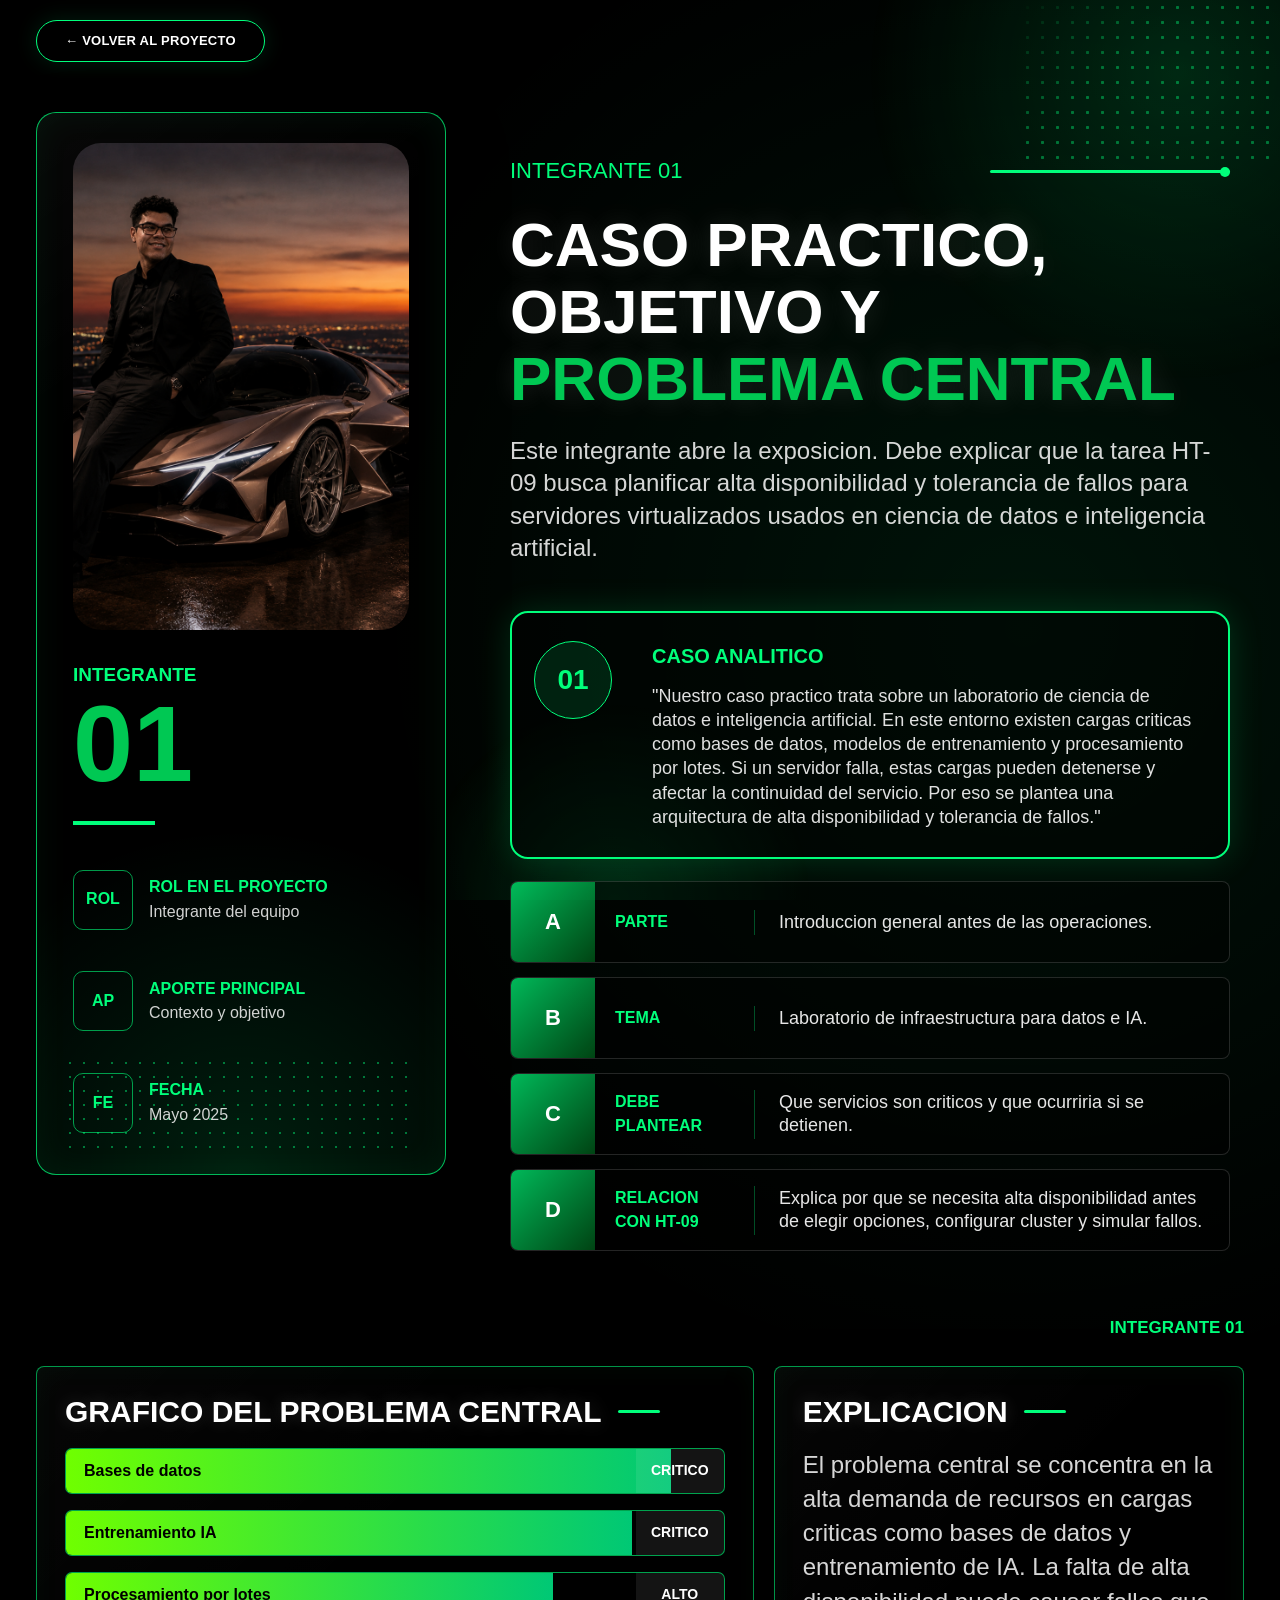
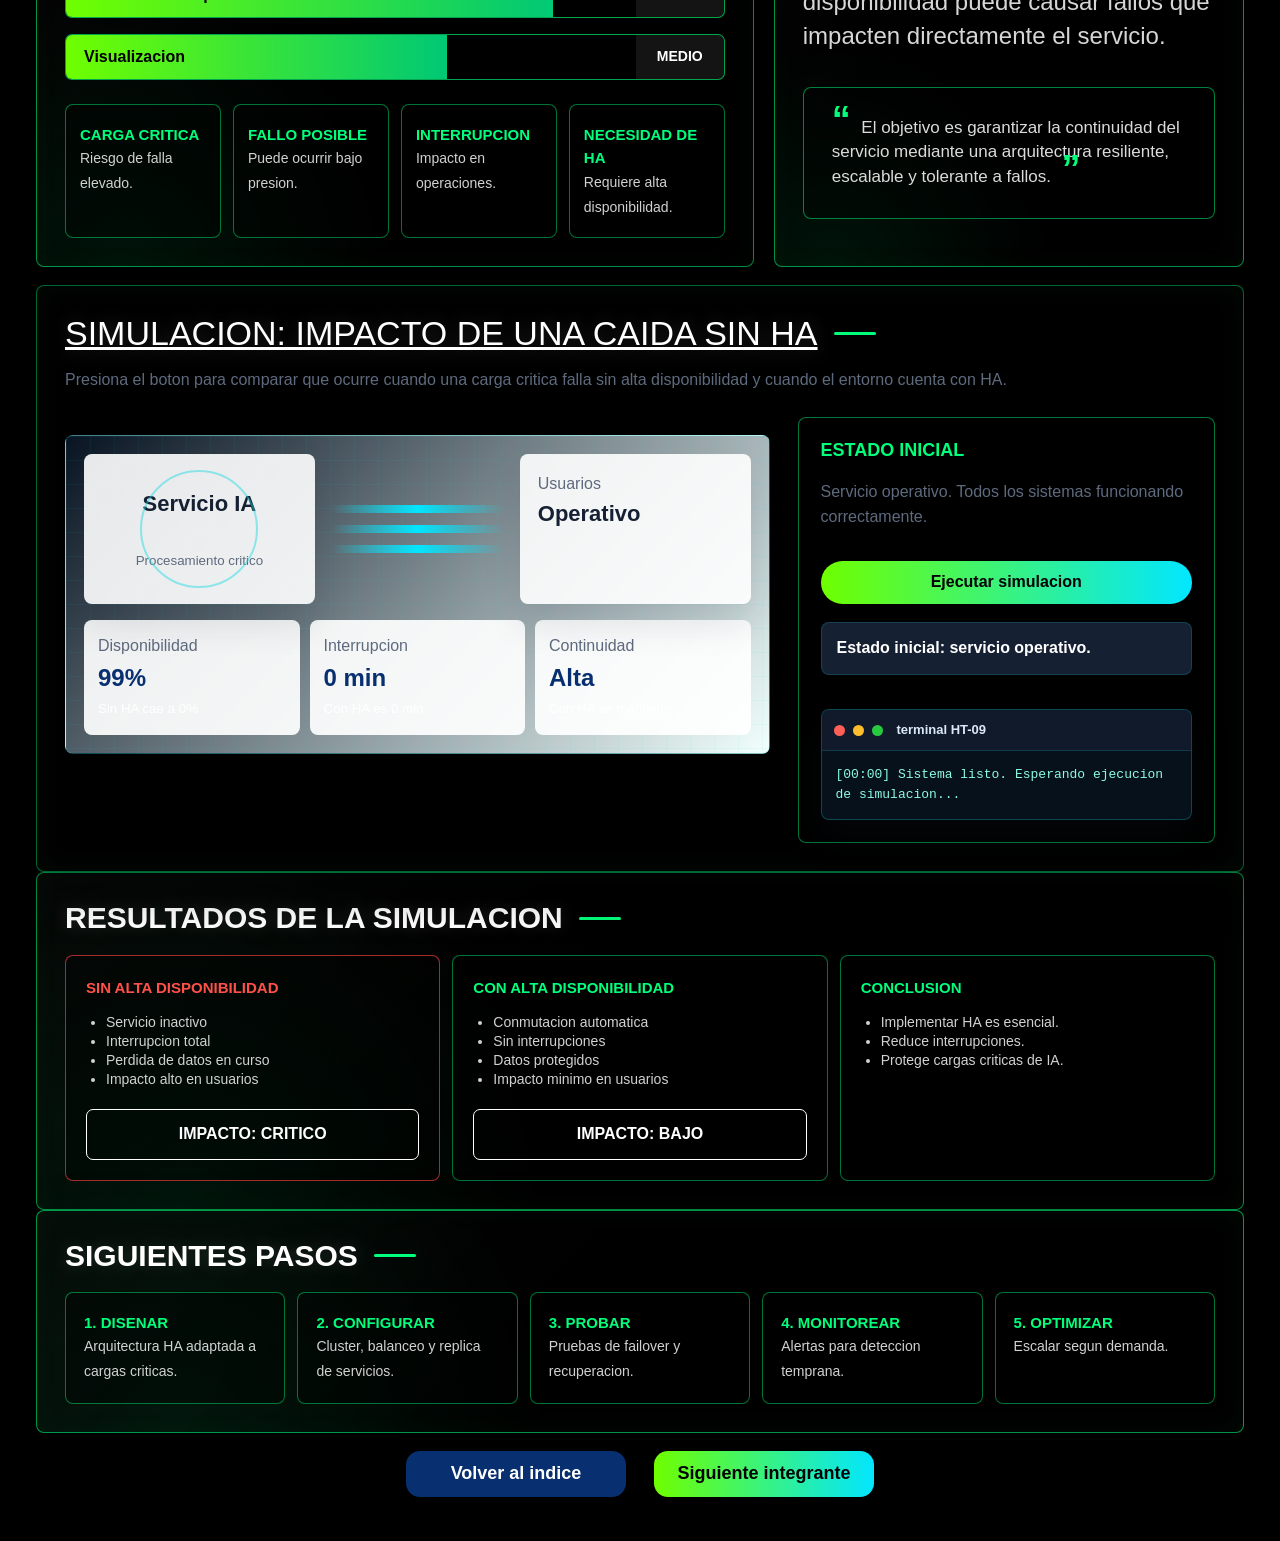
<file: integrante-1.html>
<!doctype html>
<html lang="es">
  <head>
    <meta charset="utf-8" />
    <meta name="viewport" content="width=device-width, initial-scale=1" />
    <title>Integrante 1 | HT-09</title>
    <link rel="stylesheet" href="styles.css" />
  </head>
  <body class="member-page-body">
    <main class="single-member-page member-profile-page">
      <a class="back-link" href="index.html#exposicion">← VOLVER AL PROYECTO</a>

      <section class="member-profile-shell">
        <aside class="member-sidebar">
          <img src="integrante1.png" alt="Fotografia del integrante 1" />
          <div class="member-side-label">Integrante</div>
          <strong class="member-side-number">01</strong>
          <div class="member-side-rule"></div>
          <div class="member-side-meta">
            <div><span>ROL</span><p><strong>Rol en el proyecto</strong><small>Integrante del equipo</small></p></div>
            <div><span>AP</span><p><strong>Aporte principal</strong><small>Contexto y objetivo</small></p></div>
            <div><span>FE</span><p><strong>Fecha</strong><small>Mayo 2025</small></p></div>
          </div>
        </aside>

        <article class="member-main">
          <div class="member-kicker"><span>Integrante 01</span><i></i></div>
          <h1 class="member-page-title">Caso practico, objetivo y <span>problema central</span></h1>
          <p class="member-summary">
            Este integrante abre la exposicion. Debe explicar que la tarea HT-09 busca planificar alta disponibilidad y tolerancia de fallos para servidores virtualizados usados en ciencia de datos e inteligencia artificial.
          </p>

          <div class="member-analysis-card">
            <div class="analysis-icon">01</div>
            <div>
              <h4>Caso analitico</h4>
              <p>"Nuestro caso practico trata sobre un laboratorio de ciencia de datos e inteligencia artificial. En este entorno existen cargas criticas como bases de datos, modelos de entrenamiento y procesamiento por lotes. Si un servidor falla, estas cargas pueden detenerse y afectar la continuidad del servicio. Por eso se plantea una arquitectura de alta disponibilidad y tolerancia de fallos."</p>
            </div>
          </div>

          <div class="member-info-list">
            <div class="member-info-row"><div class="member-info-icon">A</div><strong>Parte</strong><span>Introduccion general antes de las operaciones.</span></div>
            <div class="member-info-row"><div class="member-info-icon">B</div><strong>Tema</strong><span>Laboratorio de infraestructura para datos e IA.</span></div>
            <div class="member-info-row"><div class="member-info-icon">C</div><strong>Debe plantear</strong><span>Que servicios son criticos y que ocurriria si se detienen.</span></div>
            <div class="member-info-row"><div class="member-info-icon">D</div><strong>Relacion con HT-09</strong><span>Explica por que se necesita alta disponibilidad antes de elegir opciones, configurar cluster y simular fallos.</span></div>
          </div>
        </article>
      </section>

      <section class="member-dashboard">
        <div class="dashboard-status">Integrante 01</div>
        <div class="dashboard-grid">
          <section class="dash-card">
            <h2 class="dash-title">Grafico del problema central</h2>
            <div class="dash-bars">
              <div class="dash-bar" style="--value: 92%"><span>Bases de datos</span><strong>Critico</strong></div>
              <div class="dash-bar" style="--value: 86%"><span>Entrenamiento IA</span><strong>Critico</strong></div>
              <div class="dash-bar" style="--value: 74%"><span>Procesamiento por lotes</span><strong>Alto</strong></div>
              <div class="dash-bar" style="--value: 58%"><span>Visualizacion</span><strong>Medio</strong></div>
            </div>
            <div class="dash-tags">
              <div class="dash-tag"><strong>Carga critica</strong><span>Riesgo de falla elevado.</span></div>
              <div class="dash-tag"><strong>Fallo posible</strong><span>Puede ocurrir bajo presion.</span></div>
              <div class="dash-tag"><strong>Interrupcion</strong><span>Impacto en operaciones.</span></div>
              <div class="dash-tag"><strong>Necesidad de HA</strong><span>Requiere alta disponibilidad.</span></div>
            </div>
          </section>
          <section class="dash-card explanation-card">
            <h2 class="dash-title">Explicacion</h2>
            <p>El problema central se concentra en la alta demanda de recursos en cargas criticas como bases de datos y entrenamiento de IA. La falta de alta disponibilidad puede causar fallos que impacten directamente el servicio.</p>
            <div class="dash-quote">El objetivo es garantizar la continuidad del servicio mediante una arquitectura resiliente, escalable y tolerante a fallos.</div>
          </section>
        </div>

        <section class="dash-card simulator dashboard-sim" data-sim="intro">
          <h2 class="dash-title">Simulacion: impacto de una caida sin HA</h2>
          <p>Presiona el boton para comparar que ocurre cuando una carga critica falla sin alta disponibilidad y cuando el entorno cuenta con HA.</p>
          <div class="sim-layout">
            <div>
              <div class="impact-sim-lab">
                <div class="service-core"><span class="core-ring"></span><strong>Servicio IA</strong><small>Procesamiento critico</small></div>
                <div class="traffic-lines"><span></span><span></span><span></span></div>
                <div class="user-panel"><span>Usuarios</span><strong>Operativo</strong></div>
                <div class="impact-metrics">
                  <article><span>Disponibilidad</span><strong data-metric="availability">99%</strong><small>Sin HA cae a 0%</small></article>
                  <article><span>Interrupcion</span><strong data-metric="downtime">0 min</strong><small>Con HA es 0 min</small></article>
                  <article><span>Continuidad</span><strong data-metric="continuity">Alta</strong><small>Con HA se mantiene</small></article>
                </div>
              </div>
            </div>
            <aside class="sim-control-panel">
              <h3>Estado inicial</h3>
              <p>Servicio operativo. Todos los sistemas funcionando correctamente.</p>
              <button class="sim-button" type="button">Ejecutar simulacion</button>
              <div class="sim-result">Estado inicial: servicio operativo.</div>
              <div class="sim-terminal" aria-live="polite">
                <div class="terminal-header"><span></span><span></span><span></span><strong>terminal HT-09</strong></div>
                <pre data-terminal>[00:00] Sistema listo. Esperando ejecucion de simulacion...</pre>
              </div>
            </aside>
          </div>
        </section>

        <section class="dash-card">
          <h2 class="dash-title">Resultados de la simulacion</h2>
          <div class="result-grid">
            <div class="result-box warning"><strong>Sin alta disponibilidad</strong><ul><li>Servicio inactivo</li><li>Interrupcion total</li><li>Perdida de datos en curso</li><li>Impacto alto en usuarios</li></ul><span class="impact-label">Impacto: critico</span></div>
            <div class="result-box"><strong>Con alta disponibilidad</strong><ul><li>Conmutacion automatica</li><li>Sin interrupciones</li><li>Datos protegidos</li><li>Impacto minimo en usuarios</li></ul><span class="impact-label">Impacto: bajo</span></div>
            <div class="result-box"><strong>Conclusion</strong><ul><li>Implementar HA es esencial.</li><li>Reduce interrupciones.</li><li>Protege cargas criticas de IA.</li></ul></div>
          </div>
        </section>

        <section class="dash-card">
          <h2 class="dash-title">Siguientes pasos</h2>
          <div class="next-steps">
            <div class="step-box"><strong>1. Disenar</strong><span>Arquitectura HA adaptada a cargas criticas.</span></div>
            <div class="step-box"><strong>2. Configurar</strong><span>Cluster, balanceo y replica de servicios.</span></div>
            <div class="step-box"><strong>3. Probar</strong><span>Pruebas de failover y recuperacion.</span></div>
            <div class="step-box"><strong>4. Monitorear</strong><span>Alertas para deteccion temprana.</span></div>
            <div class="step-box"><strong>5. Optimizar</strong><span>Escalar segun demanda.</span></div>
          </div>
        </section>
      </section>

      <div class="member-actions">
        <a href="index.html#exposicion">Volver al indice</a>
        <a href="integrante-2.html">Siguiente integrante</a>
      </div>
    </main>
    <script src="script.js"></script>
  </body>
</html>
</file>
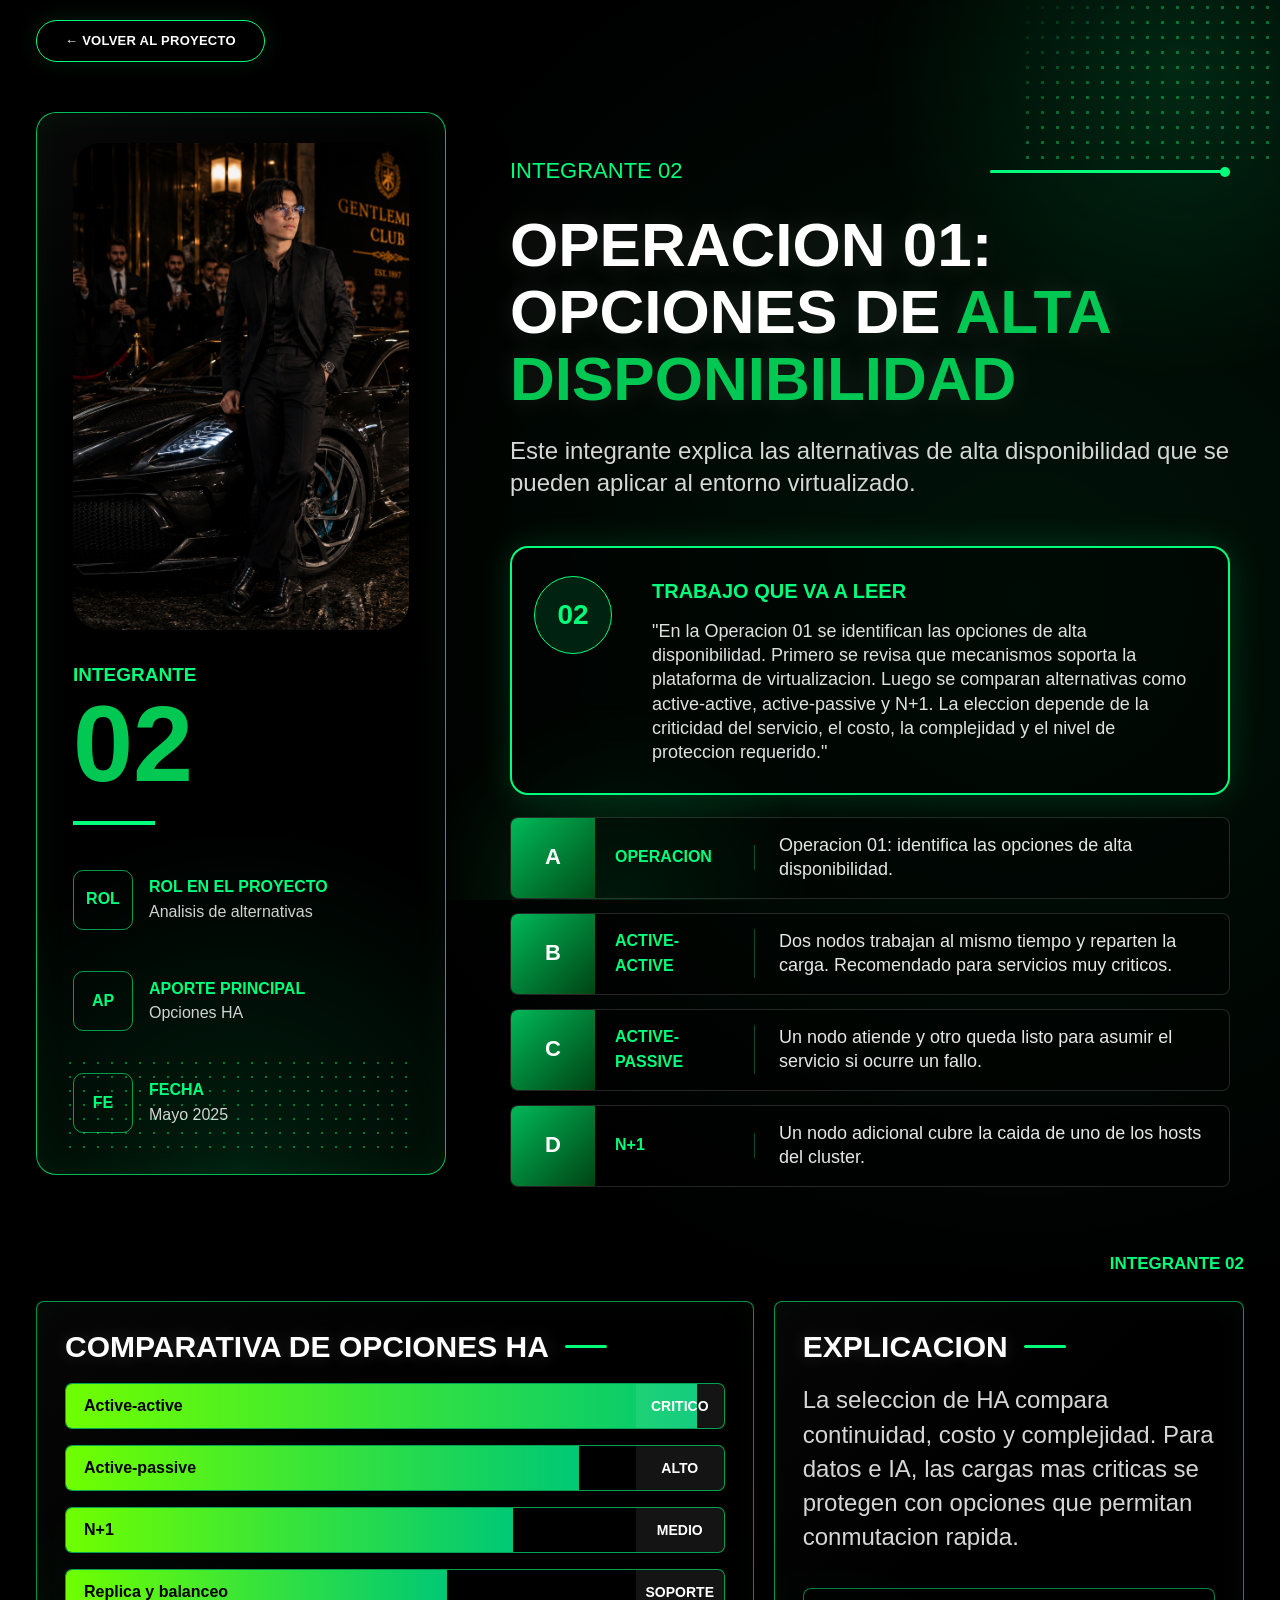
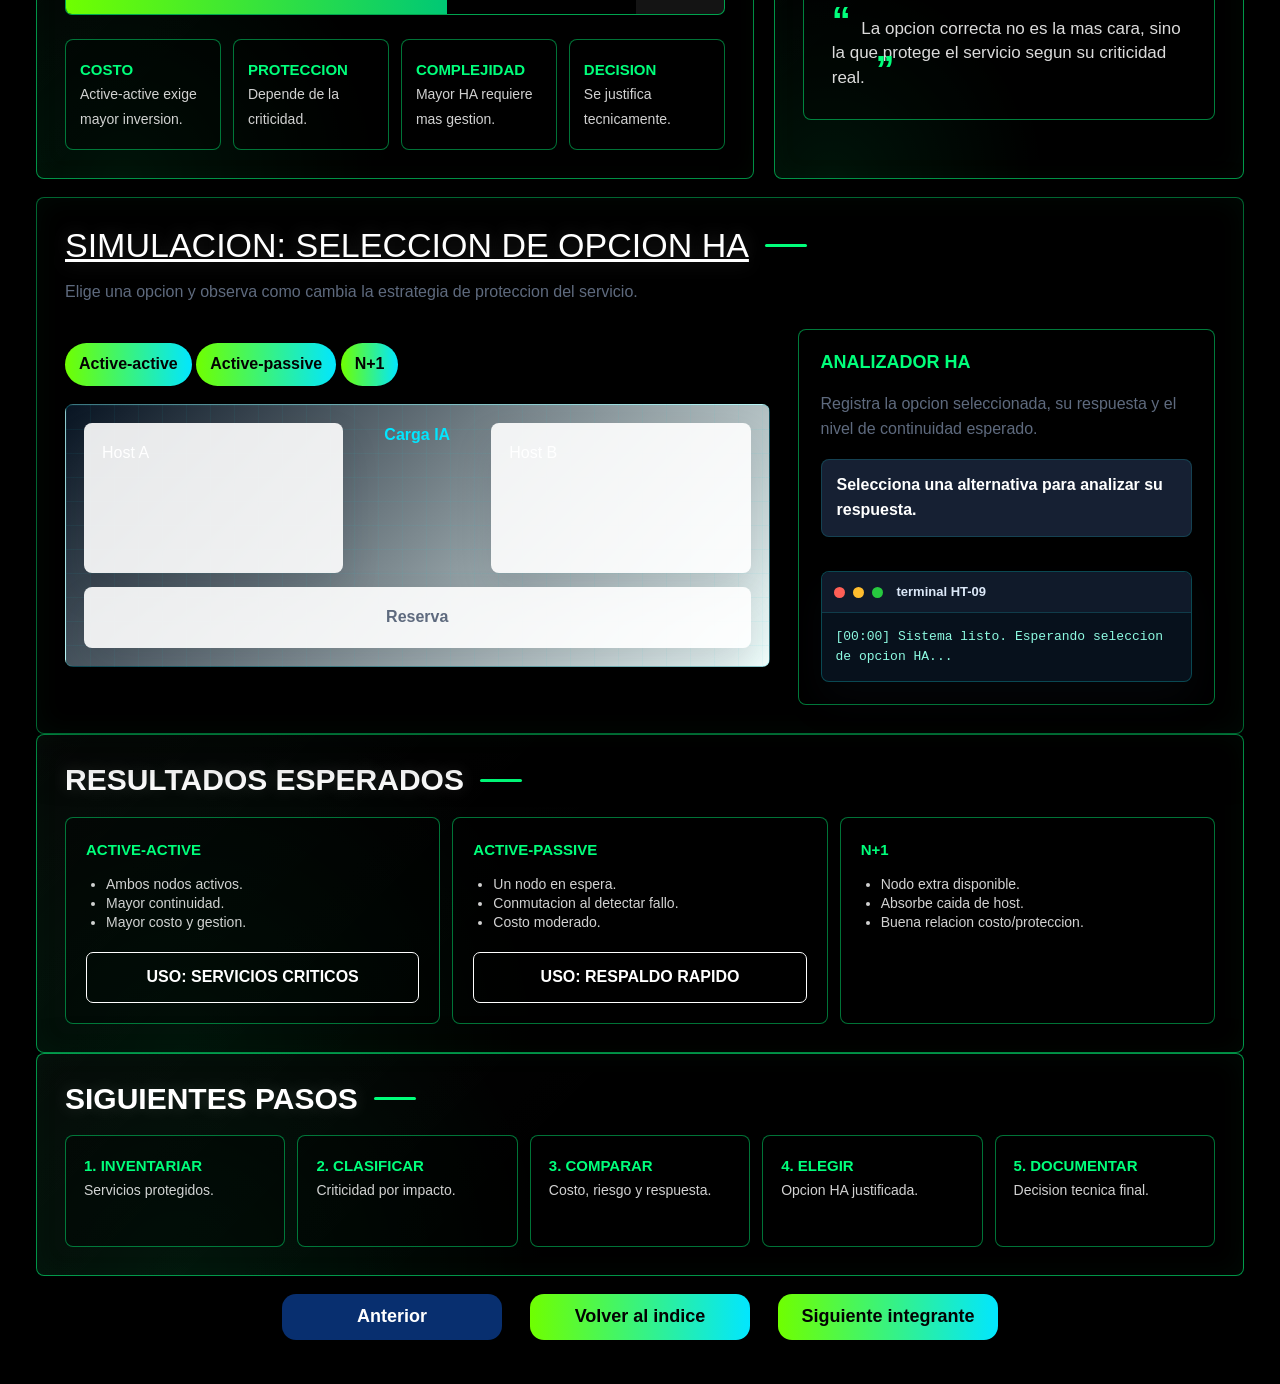
<file: integrante-2.html>
<!doctype html>
<html lang="es">
  <head>
    <meta charset="utf-8" />
    <meta name="viewport" content="width=device-width, initial-scale=1" />
    <title>Integrante 2 | HT-09</title>
    <link rel="stylesheet" href="styles.css" />
  </head>
  <body class="member-page-body">
    <main class="single-member-page member-profile-page">
      <a class="back-link" href="index.html#exposicion">← VOLVER AL PROYECTO</a>

      <section class="member-profile-shell">
        <aside class="member-sidebar">
          <img src="integrante2.png" alt="Fotografia del integrante 2" />
          <div class="member-side-label">Integrante</div>
          <strong class="member-side-number">02</strong>
          <div class="member-side-rule"></div>
          <div class="member-side-meta">
            <div><span>ROL</span><p><strong>Rol en el proyecto</strong><small>Analisis de alternativas</small></p></div>
            <div><span>AP</span><p><strong>Aporte principal</strong><small>Opciones HA</small></p></div>
            <div><span>FE</span><p><strong>Fecha</strong><small>Mayo 2025</small></p></div>
          </div>
        </aside>

        <article class="member-main">
          <div class="member-kicker"><span>Integrante 02</span><i></i></div>
          <h1 class="member-page-title">Operacion 01: opciones de <span>alta disponibilidad</span></h1>
          <p class="member-summary">
            Este integrante explica las alternativas de alta disponibilidad que se pueden aplicar al entorno virtualizado.
          </p>

          <div class="member-analysis-card">
            <div class="analysis-icon">02</div>
            <div>
              <h4>Trabajo que va a leer</h4>
              <p>"En la Operacion 01 se identifican las opciones de alta disponibilidad. Primero se revisa que mecanismos soporta la plataforma de virtualizacion. Luego se comparan alternativas como active-active, active-passive y N+1. La eleccion depende de la criticidad del servicio, el costo, la complejidad y el nivel de proteccion requerido."</p>
            </div>
          </div>

          <div class="member-info-list">
            <div class="member-info-row"><div class="member-info-icon">A</div><strong>Operacion</strong><span>Operacion 01: identifica las opciones de alta disponibilidad.</span></div>
            <div class="member-info-row"><div class="member-info-icon">B</div><strong>Active-active</strong><span>Dos nodos trabajan al mismo tiempo y reparten la carga. Recomendado para servicios muy criticos.</span></div>
            <div class="member-info-row"><div class="member-info-icon">C</div><strong>Active-passive</strong><span>Un nodo atiende y otro queda listo para asumir el servicio si ocurre un fallo.</span></div>
            <div class="member-info-row"><div class="member-info-icon">D</div><strong>N+1</strong><span>Un nodo adicional cubre la caida de uno de los hosts del cluster.</span></div>
          </div>
        </article>
      </section>

      <section class="member-dashboard">
        <div class="dashboard-status">Integrante 02</div>
        <div class="dashboard-grid">
          <section class="dash-card">
            <h2 class="dash-title">Comparativa de opciones HA</h2>
            <div class="dash-bars">
              <div class="dash-bar" style="--value: 96%"><span>Active-active</span><strong>Critico</strong></div>
              <div class="dash-bar" style="--value: 78%"><span>Active-passive</span><strong>Alto</strong></div>
              <div class="dash-bar" style="--value: 68%"><span>N+1</span><strong>Medio</strong></div>
              <div class="dash-bar" style="--value: 58%"><span>Replica y balanceo</span><strong>Soporte</strong></div>
            </div>
            <div class="dash-tags">
              <div class="dash-tag"><strong>Costo</strong><span>Active-active exige mayor inversion.</span></div>
              <div class="dash-tag"><strong>Proteccion</strong><span>Depende de la criticidad.</span></div>
              <div class="dash-tag"><strong>Complejidad</strong><span>Mayor HA requiere mas gestion.</span></div>
              <div class="dash-tag"><strong>Decision</strong><span>Se justifica tecnicamente.</span></div>
            </div>
          </section>
          <section class="dash-card explanation-card">
            <h2 class="dash-title">Explicacion</h2>
            <p>La seleccion de HA compara continuidad, costo y complejidad. Para datos e IA, las cargas mas criticas se protegen con opciones que permitan conmutacion rapida.</p>
            <div class="dash-quote">La opcion correcta no es la mas cara, sino la que protege el servicio segun su criticidad real.</div>
          </section>
        </div>

        <section class="dash-card simulator dashboard-sim" data-sim="options">
          <h2 class="dash-title">Simulacion: seleccion de opcion HA</h2>
          <p>Elige una opcion y observa como cambia la estrategia de proteccion del servicio.</p>
          <div class="sim-layout">
            <div>
              <div class="sim-option-row">
                <button class="sim-button" type="button" data-option="active-active">Active-active</button>
                <button class="sim-button" type="button" data-option="active-passive">Active-passive</button>
                <button class="sim-button" type="button" data-option="n1">N+1</button>
              </div>
              <div class="ha-choice-lab">
                <div class="choice-node node-a">Host A</div>
                <div class="choice-balance">Carga IA</div>
                <div class="choice-node node-b">Host B</div>
                <div class="choice-standby">Reserva</div>
              </div>
            </div>
            <aside class="sim-control-panel">
              <h3>Analizador HA</h3>
              <p>Registra la opcion seleccionada, su respuesta y el nivel de continuidad esperado.</p>
              <div class="sim-result">Selecciona una alternativa para analizar su respuesta.</div>
              <div class="sim-terminal" aria-live="polite">
                <div class="terminal-header"><span></span><span></span><span></span><strong>terminal HT-09</strong></div>
                <pre data-terminal>[00:00] Sistema listo. Esperando seleccion de opcion HA...</pre>
              </div>
            </aside>
          </div>
        </section>

        <section class="dash-card">
          <h2 class="dash-title">Resultados esperados</h2>
          <div class="result-grid">
            <div class="result-box"><strong>Active-active</strong><ul><li>Ambos nodos activos.</li><li>Mayor continuidad.</li><li>Mayor costo y gestion.</li></ul><span class="impact-label">Uso: servicios criticos</span></div>
            <div class="result-box"><strong>Active-passive</strong><ul><li>Un nodo en espera.</li><li>Conmutacion al detectar fallo.</li><li>Costo moderado.</li></ul><span class="impact-label">Uso: respaldo rapido</span></div>
            <div class="result-box"><strong>N+1</strong><ul><li>Nodo extra disponible.</li><li>Absorbe caida de host.</li><li>Buena relacion costo/proteccion.</li></ul></div>
          </div>
        </section>

        <section class="dash-card">
          <h2 class="dash-title">Siguientes pasos</h2>
          <div class="next-steps">
            <div class="step-box"><strong>1. Inventariar</strong><span>Servicios protegidos.</span></div>
            <div class="step-box"><strong>2. Clasificar</strong><span>Criticidad por impacto.</span></div>
            <div class="step-box"><strong>3. Comparar</strong><span>Costo, riesgo y respuesta.</span></div>
            <div class="step-box"><strong>4. Elegir</strong><span>Opcion HA justificada.</span></div>
            <div class="step-box"><strong>5. Documentar</strong><span>Decision tecnica final.</span></div>
          </div>
        </section>
      </section>

      <div class="member-actions">
        <a href="integrante-1.html">Anterior</a>
        <a href="index.html#exposicion">Volver al indice</a>
        <a href="integrante-3.html">Siguiente integrante</a>
      </div>
    </main>
    <script src="script.js"></script>
  </body>
</html>
</file>
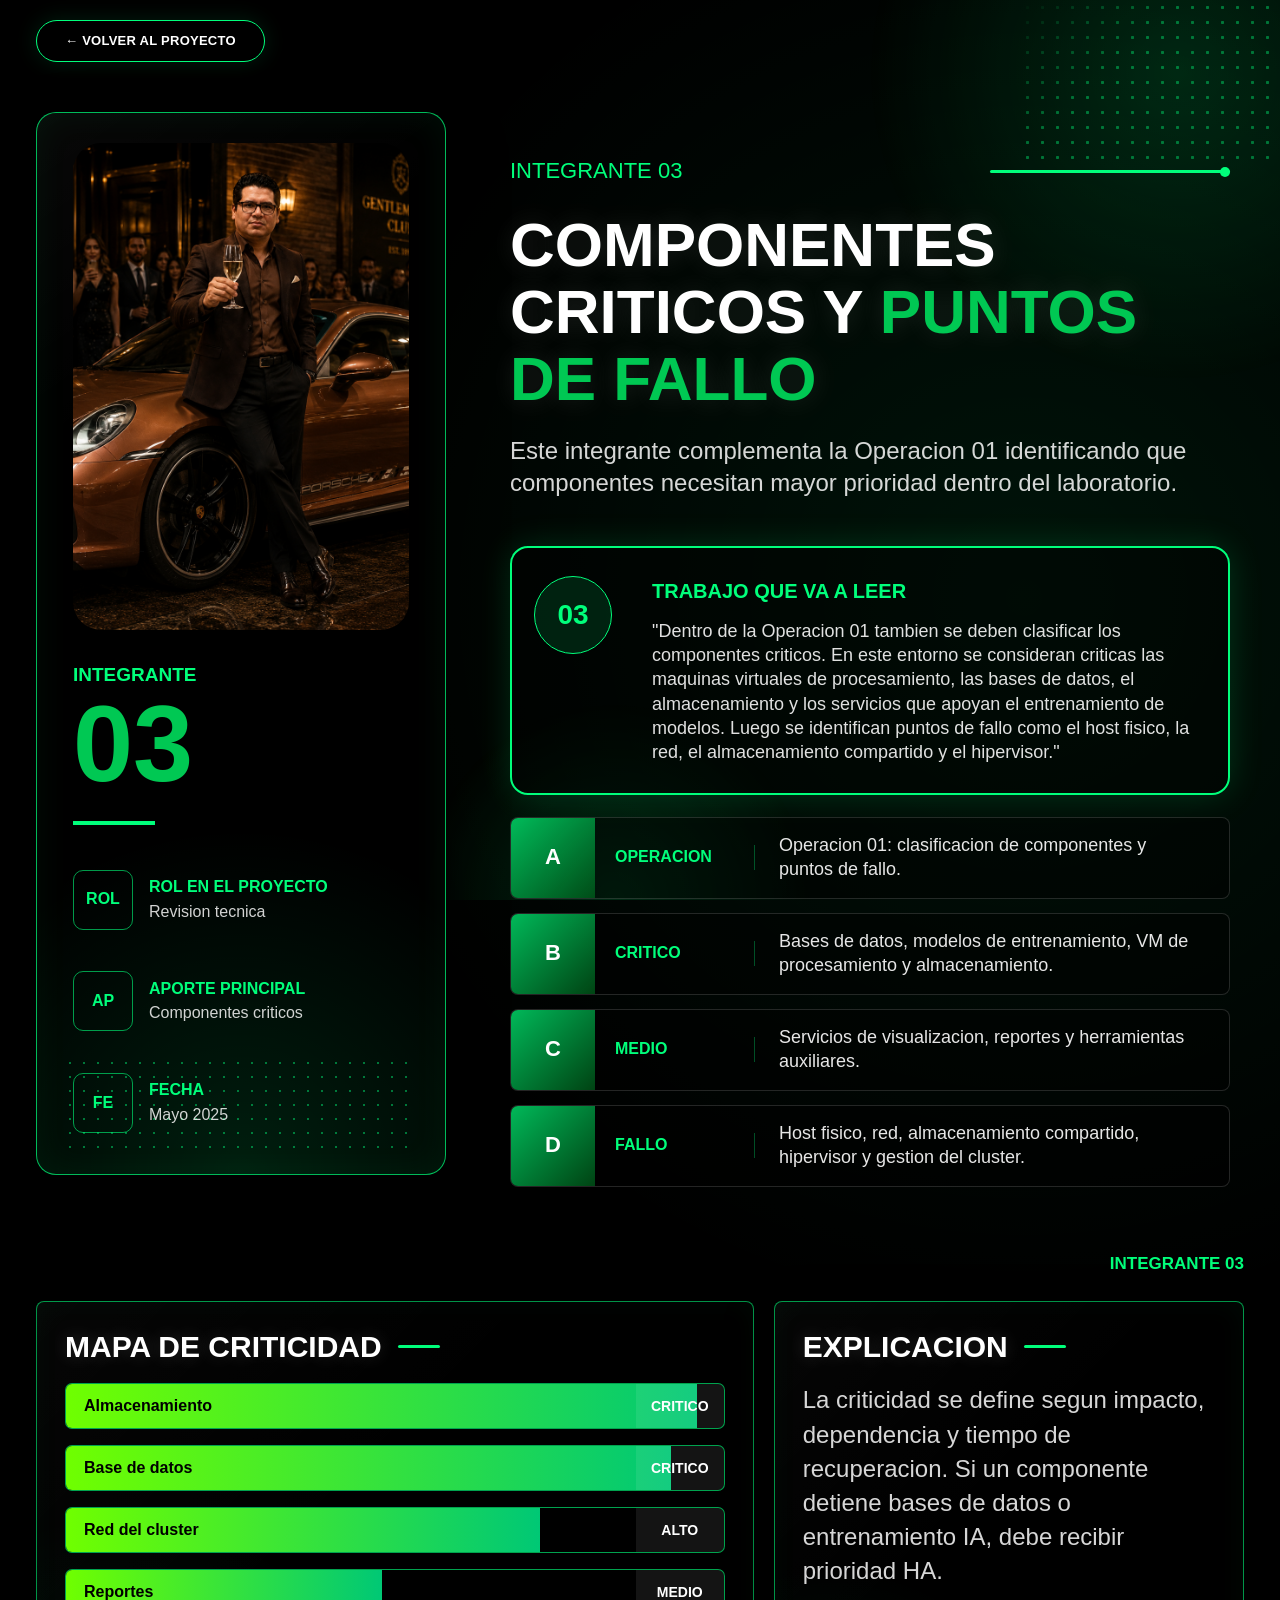
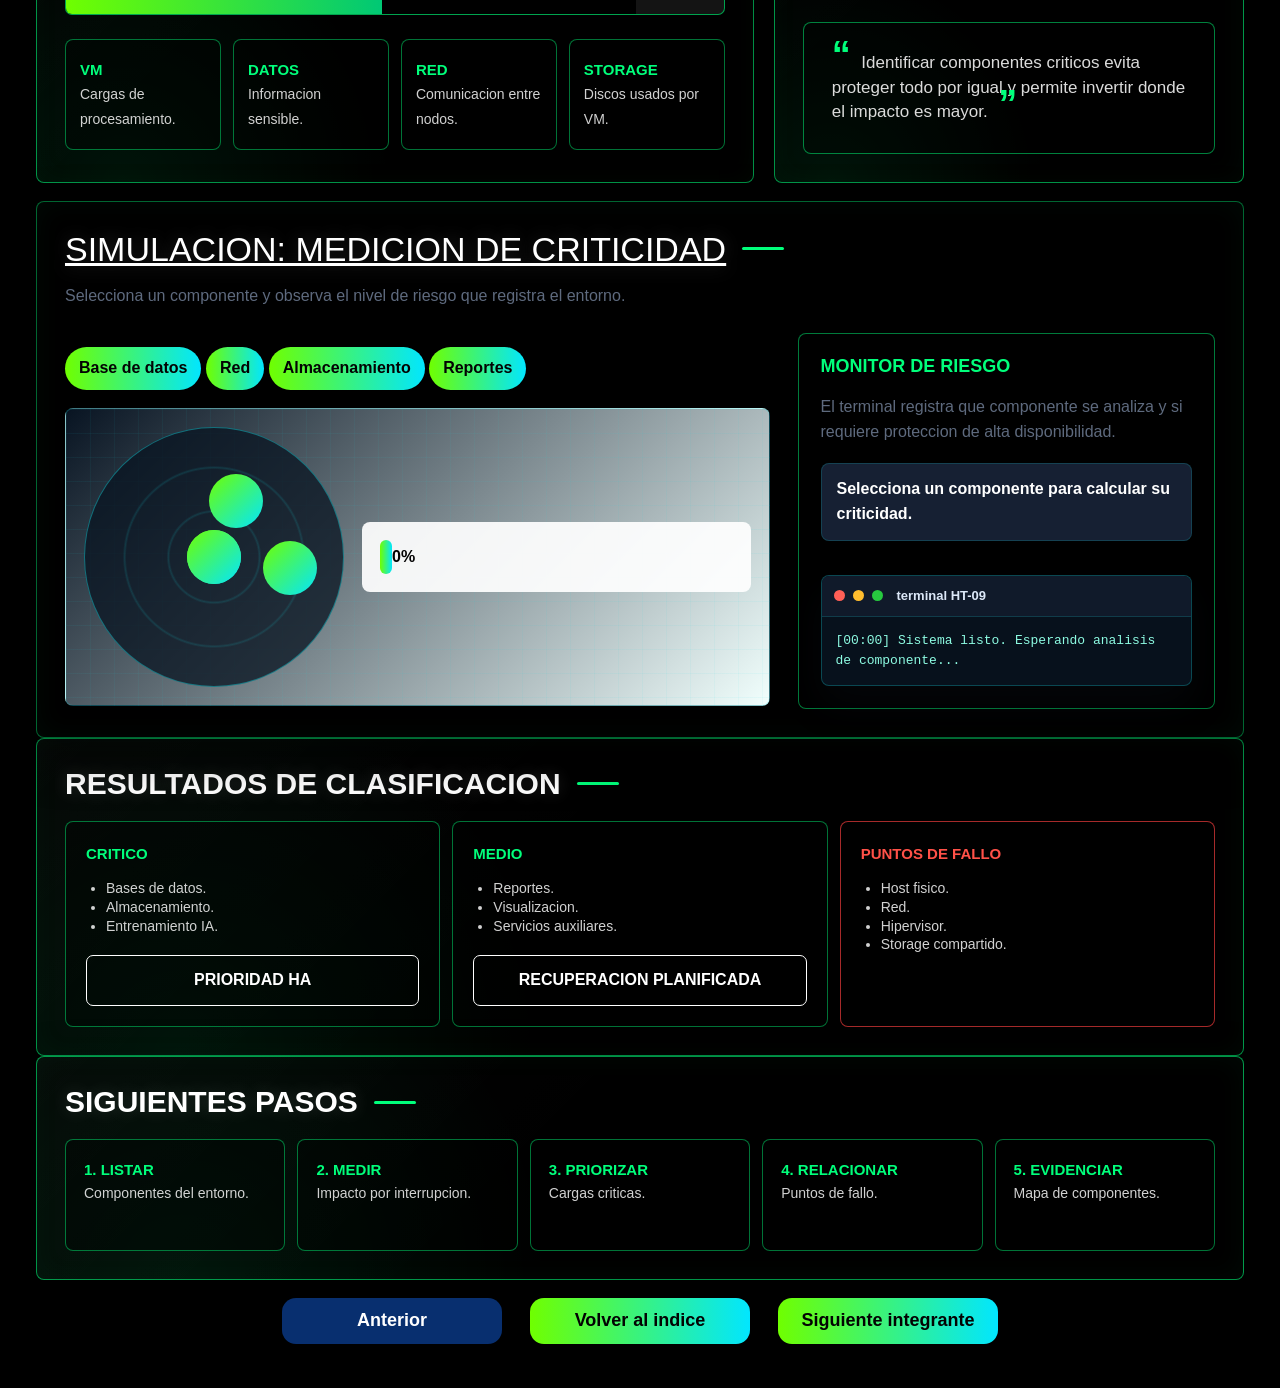
<file: integrante-3.html>
<!doctype html>
<html lang="es">
  <head>
    <meta charset="utf-8" />
    <meta name="viewport" content="width=device-width, initial-scale=1" />
    <title>Integrante 3 | HT-09</title>
    <link rel="stylesheet" href="styles.css" />
  </head>
  <body class="member-page-body">
    <main class="single-member-page member-profile-page">
      <a class="back-link" href="index.html#exposicion">← VOLVER AL PROYECTO</a>

      <section class="member-profile-shell">
        <aside class="member-sidebar">
          <img src="integrante3.png" alt="Fotografia del integrante 3" />
          <div class="member-side-label">Integrante</div>
          <strong class="member-side-number">03</strong>
          <div class="member-side-rule"></div>
          <div class="member-side-meta">
            <div><span>ROL</span><p><strong>Rol en el proyecto</strong><small>Revision tecnica</small></p></div>
            <div><span>AP</span><p><strong>Aporte principal</strong><small>Componentes criticos</small></p></div>
            <div><span>FE</span><p><strong>Fecha</strong><small>Mayo 2025</small></p></div>
          </div>
        </aside>

        <article class="member-main">
          <div class="member-kicker"><span>Integrante 03</span><i></i></div>
          <h1 class="member-page-title">Componentes criticos y <span>puntos de fallo</span></h1>
          <p class="member-summary">
            Este integrante complementa la Operacion 01 identificando que componentes necesitan mayor prioridad dentro del laboratorio.
          </p>

          <div class="member-analysis-card">
            <div class="analysis-icon">03</div>
            <div>
              <h4>Trabajo que va a leer</h4>
              <p>"Dentro de la Operacion 01 tambien se deben clasificar los componentes criticos. En este entorno se consideran criticas las maquinas virtuales de procesamiento, las bases de datos, el almacenamiento y los servicios que apoyan el entrenamiento de modelos. Luego se identifican puntos de fallo como el host fisico, la red, el almacenamiento compartido y el hipervisor."</p>
            </div>
          </div>

          <div class="member-info-list">
            <div class="member-info-row"><div class="member-info-icon">A</div><strong>Operacion</strong><span>Operacion 01: clasificacion de componentes y puntos de fallo.</span></div>
            <div class="member-info-row"><div class="member-info-icon">B</div><strong>Critico</strong><span>Bases de datos, modelos de entrenamiento, VM de procesamiento y almacenamiento.</span></div>
            <div class="member-info-row"><div class="member-info-icon">C</div><strong>Medio</strong><span>Servicios de visualizacion, reportes y herramientas auxiliares.</span></div>
            <div class="member-info-row"><div class="member-info-icon">D</div><strong>Fallo</strong><span>Host fisico, red, almacenamiento compartido, hipervisor y gestion del cluster.</span></div>
          </div>
        </article>
      </section>

      <section class="member-dashboard">
        <div class="dashboard-status">Integrante 03</div>
        <div class="dashboard-grid">
          <section class="dash-card">
            <h2 class="dash-title">Mapa de criticidad</h2>
            <div class="dash-bars">
              <div class="dash-bar" style="--value: 96%"><span>Almacenamiento</span><strong>Critico</strong></div>
              <div class="dash-bar" style="--value: 92%"><span>Base de datos</span><strong>Critico</strong></div>
              <div class="dash-bar" style="--value: 72%"><span>Red del cluster</span><strong>Alto</strong></div>
              <div class="dash-bar" style="--value: 48%"><span>Reportes</span><strong>Medio</strong></div>
            </div>
            <div class="dash-tags">
              <div class="dash-tag"><strong>VM</strong><span>Cargas de procesamiento.</span></div>
              <div class="dash-tag"><strong>Datos</strong><span>Informacion sensible.</span></div>
              <div class="dash-tag"><strong>Red</strong><span>Comunicacion entre nodos.</span></div>
              <div class="dash-tag"><strong>Storage</strong><span>Discos usados por VM.</span></div>
            </div>
          </section>
          <section class="dash-card explanation-card">
            <h2 class="dash-title">Explicacion</h2>
            <p>La criticidad se define segun impacto, dependencia y tiempo de recuperacion. Si un componente detiene bases de datos o entrenamiento IA, debe recibir prioridad HA.</p>
            <div class="dash-quote">Identificar componentes criticos evita proteger todo por igual y permite invertir donde el impacto es mayor.</div>
          </section>
        </div>

        <section class="dash-card simulator dashboard-sim" data-sim="risk">
          <h2 class="dash-title">Simulacion: medicion de criticidad</h2>
          <p>Selecciona un componente y observa el nivel de riesgo que registra el entorno.</p>
          <div class="sim-layout">
            <div>
              <div class="sim-option-row">
                <button class="sim-button" type="button" data-component="database">Base de datos</button>
                <button class="sim-button" type="button" data-component="network">Red</button>
                <button class="sim-button" type="button" data-component="storage">Almacenamiento</button>
                <button class="sim-button" type="button" data-component="reports">Reportes</button>
              </div>
              <div class="risk-sim-lab" data-active="database">
                <div class="risk-radar">
                  <span class="radar-point point-db"></span>
                  <span class="radar-point point-net"></span>
                  <span class="radar-point point-storage"></span>
                  <span class="radar-point point-report"></span>
                </div>
                <div class="risk-meter"><strong style="width: 0%">0%</strong></div>
              </div>
            </div>
            <aside class="sim-control-panel">
              <h3>Monitor de riesgo</h3>
              <p>El terminal registra que componente se analiza y si requiere proteccion de alta disponibilidad.</p>
              <div class="sim-result">Selecciona un componente para calcular su criticidad.</div>
              <div class="sim-terminal" aria-live="polite">
                <div class="terminal-header"><span></span><span></span><span></span><strong>terminal HT-09</strong></div>
                <pre data-terminal>[00:00] Sistema listo. Esperando analisis de componente...</pre>
              </div>
            </aside>
          </div>
        </section>

        <section class="dash-card">
          <h2 class="dash-title">Resultados de clasificacion</h2>
          <div class="result-grid">
            <div class="result-box"><strong>Critico</strong><ul><li>Bases de datos.</li><li>Almacenamiento.</li><li>Entrenamiento IA.</li></ul><span class="impact-label">Prioridad HA</span></div>
            <div class="result-box"><strong>Medio</strong><ul><li>Reportes.</li><li>Visualizacion.</li><li>Servicios auxiliares.</li></ul><span class="impact-label">Recuperacion planificada</span></div>
            <div class="result-box warning"><strong>Puntos de fallo</strong><ul><li>Host fisico.</li><li>Red.</li><li>Hipervisor.</li><li>Storage compartido.</li></ul></div>
          </div>
        </section>

        <section class="dash-card">
          <h2 class="dash-title">Siguientes pasos</h2>
          <div class="next-steps">
            <div class="step-box"><strong>1. Listar</strong><span>Componentes del entorno.</span></div>
            <div class="step-box"><strong>2. Medir</strong><span>Impacto por interrupcion.</span></div>
            <div class="step-box"><strong>3. Priorizar</strong><span>Cargas criticas.</span></div>
            <div class="step-box"><strong>4. Relacionar</strong><span>Puntos de fallo.</span></div>
            <div class="step-box"><strong>5. Evidenciar</strong><span>Mapa de componentes.</span></div>
          </div>
        </section>
      </section>

      <div class="member-actions">
        <a href="integrante-2.html">Anterior</a>
        <a href="index.html#exposicion">Volver al indice</a>
        <a href="integrante-4.html">Siguiente integrante</a>
      </div>
    </main>
    <script src="script.js"></script>
  </body>
</html>
</file>
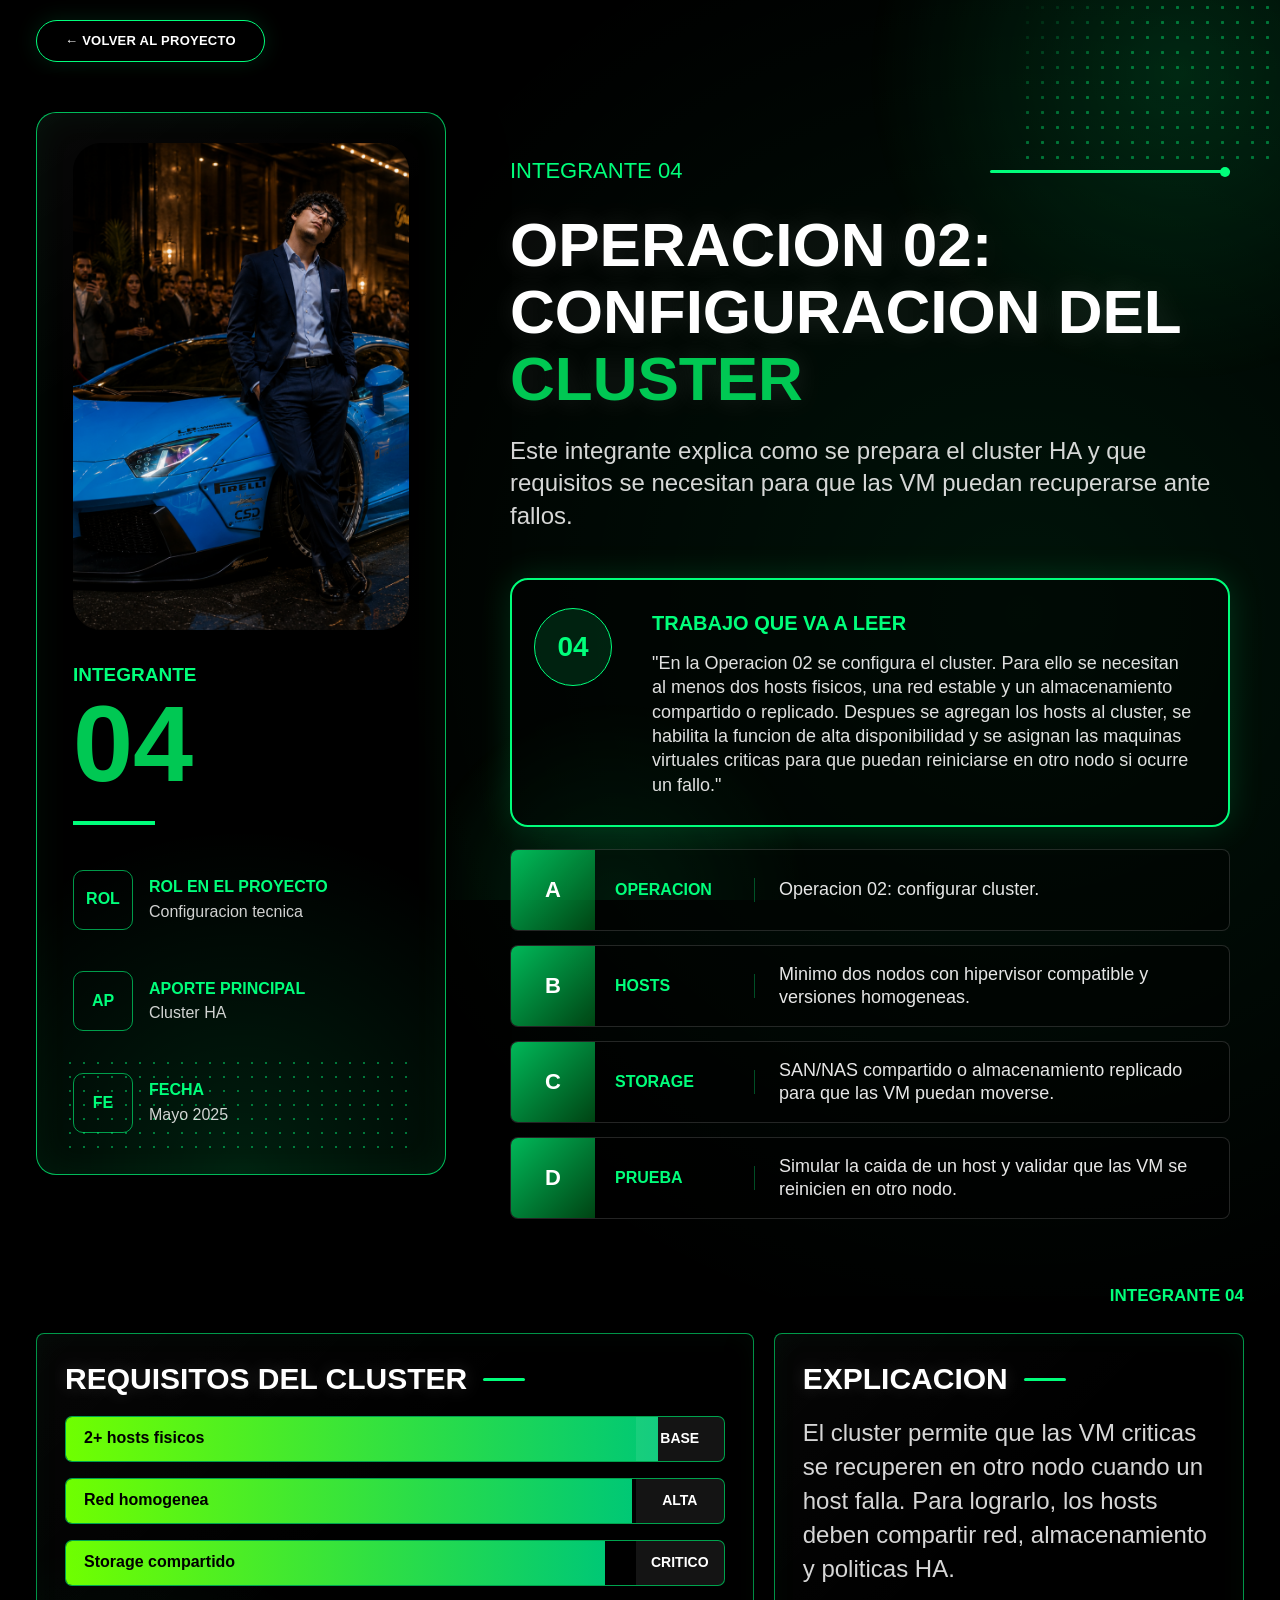
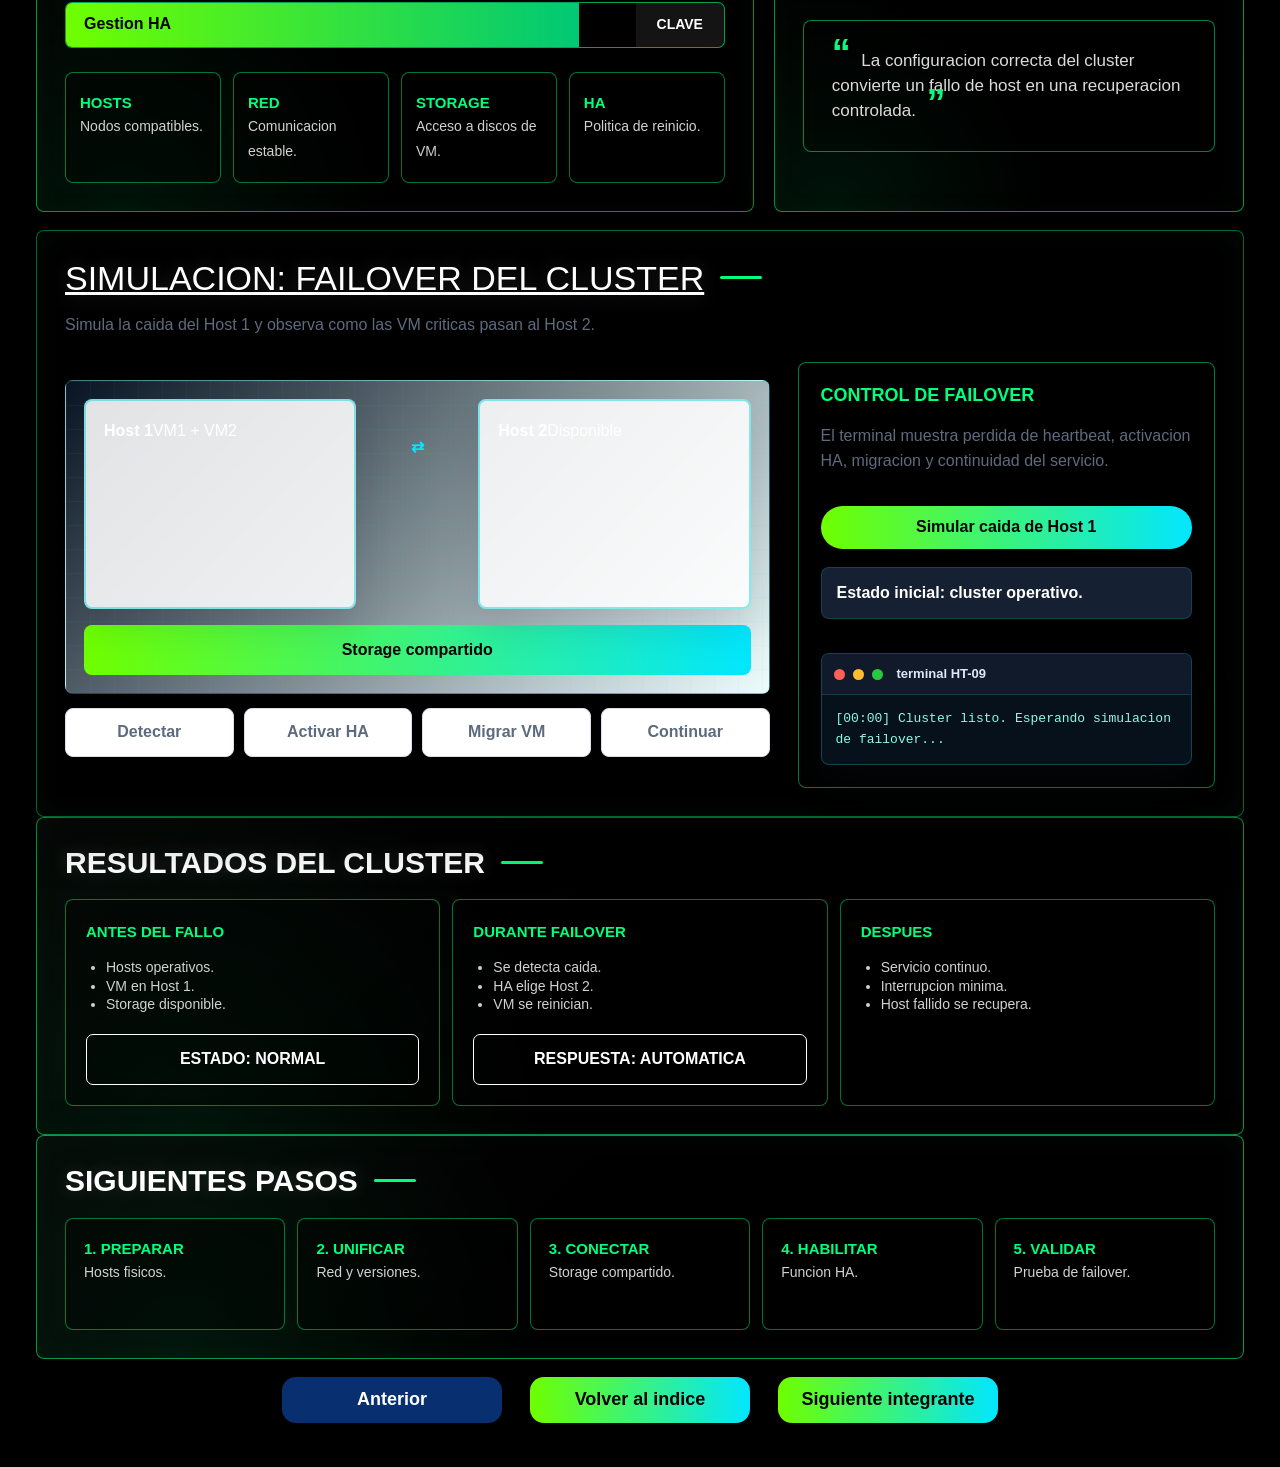
<file: integrante-4.html>
<!doctype html>
<html lang="es">
  <head>
    <meta charset="utf-8" />
    <meta name="viewport" content="width=device-width, initial-scale=1" />
    <title>Integrante 4 | HT-09</title>
    <link rel="stylesheet" href="styles.css" />
  </head>
  <body class="member-page-body">
    <main class="single-member-page member-profile-page">
      <a class="back-link" href="index.html#exposicion">← VOLVER AL PROYECTO</a>

      <section class="member-profile-shell">
        <aside class="member-sidebar">
          <img src="integrante4.png" alt="Fotografia del integrante 4" />
          <div class="member-side-label">Integrante</div>
          <strong class="member-side-number">04</strong>
          <div class="member-side-rule"></div>
          <div class="member-side-meta">
            <div><span>ROL</span><p><strong>Rol en el proyecto</strong><small>Configuracion tecnica</small></p></div>
            <div><span>AP</span><p><strong>Aporte principal</strong><small>Cluster HA</small></p></div>
            <div><span>FE</span><p><strong>Fecha</strong><small>Mayo 2025</small></p></div>
          </div>
        </aside>

        <article class="member-main">
          <div class="member-kicker"><span>Integrante 04</span><i></i></div>
          <h1 class="member-page-title">Operacion 02: configuracion del <span>cluster</span></h1>
          <p class="member-summary">
            Este integrante explica como se prepara el cluster HA y que requisitos se necesitan para que las VM puedan recuperarse ante fallos.
          </p>

          <div class="member-analysis-card">
            <div class="analysis-icon">04</div>
            <div>
              <h4>Trabajo que va a leer</h4>
              <p>"En la Operacion 02 se configura el cluster. Para ello se necesitan al menos dos hosts fisicos, una red estable y un almacenamiento compartido o replicado. Despues se agregan los hosts al cluster, se habilita la funcion de alta disponibilidad y se asignan las maquinas virtuales criticas para que puedan reiniciarse en otro nodo si ocurre un fallo."</p>
            </div>
          </div>

          <div class="member-info-list">
            <div class="member-info-row"><div class="member-info-icon">A</div><strong>Operacion</strong><span>Operacion 02: configurar cluster.</span></div>
            <div class="member-info-row"><div class="member-info-icon">B</div><strong>Hosts</strong><span>Minimo dos nodos con hipervisor compatible y versiones homogeneas.</span></div>
            <div class="member-info-row"><div class="member-info-icon">C</div><strong>Storage</strong><span>SAN/NAS compartido o almacenamiento replicado para que las VM puedan moverse.</span></div>
            <div class="member-info-row"><div class="member-info-icon">D</div><strong>Prueba</strong><span>Simular la caida de un host y validar que las VM se reinicien en otro nodo.</span></div>
          </div>
        </article>
      </section>

      <section class="member-dashboard">
        <div class="dashboard-status">Integrante 04</div>
        <div class="dashboard-grid">
          <section class="dash-card">
            <h2 class="dash-title">Requisitos del cluster</h2>
            <div class="dash-bars">
              <div class="dash-bar" style="--value: 90%"><span>2+ hosts fisicos</span><strong>Base</strong></div>
              <div class="dash-bar" style="--value: 86%"><span>Red homogenea</span><strong>Alta</strong></div>
              <div class="dash-bar" style="--value: 82%"><span>Storage compartido</span><strong>Critico</strong></div>
              <div class="dash-bar" style="--value: 78%"><span>Gestion HA</span><strong>Clave</strong></div>
            </div>
            <div class="dash-tags">
              <div class="dash-tag"><strong>Hosts</strong><span>Nodos compatibles.</span></div>
              <div class="dash-tag"><strong>Red</strong><span>Comunicacion estable.</span></div>
              <div class="dash-tag"><strong>Storage</strong><span>Acceso a discos de VM.</span></div>
              <div class="dash-tag"><strong>HA</strong><span>Politica de reinicio.</span></div>
            </div>
          </section>
          <section class="dash-card explanation-card">
            <h2 class="dash-title">Explicacion</h2>
            <p>El cluster permite que las VM criticas se recuperen en otro nodo cuando un host falla. Para lograrlo, los hosts deben compartir red, almacenamiento y politicas HA.</p>
            <div class="dash-quote">La configuracion correcta del cluster convierte un fallo de host en una recuperacion controlada.</div>
          </section>
        </div>

        <section class="dash-card simulator dashboard-sim" data-sim="cluster">
          <h2 class="dash-title">Simulacion: failover del cluster</h2>
          <p>Simula la caida del Host 1 y observa como las VM criticas pasan al Host 2.</p>
          <div class="sim-layout">
            <div>
              <div class="ha-lab">
                <div class="host-card host-primary"><strong>Host 1</strong><span>VM1 + VM2</span></div>
                <div class="ha-link">⇄</div>
                <div class="host-card host-secondary"><strong>Host 2</strong><span>Disponible</span></div>
                <div class="storage-bus">Storage compartido</div>
              </div>
              <div class="sim-steps"><span>Detectar</span><span>Activar HA</span><span>Migrar VM</span><span>Continuar</span></div>
            </div>
            <aside class="sim-control-panel">
              <h3>Control de failover</h3>
              <p>El terminal muestra perdida de heartbeat, activacion HA, migracion y continuidad del servicio.</p>
              <button class="sim-button" type="button">Simular caida de Host 1</button>
              <div class="sim-result">Estado inicial: cluster operativo.</div>
              <div class="sim-terminal" aria-live="polite">
                <div class="terminal-header"><span></span><span></span><span></span><strong>terminal HT-09</strong></div>
                <pre data-terminal>[00:00] Cluster listo. Esperando simulacion de failover...</pre>
              </div>
            </aside>
          </div>
        </section>

        <section class="dash-card">
          <h2 class="dash-title">Resultados del cluster</h2>
          <div class="result-grid">
            <div class="result-box"><strong>Antes del fallo</strong><ul><li>Hosts operativos.</li><li>VM en Host 1.</li><li>Storage disponible.</li></ul><span class="impact-label">Estado: normal</span></div>
            <div class="result-box"><strong>Durante failover</strong><ul><li>Se detecta caida.</li><li>HA elige Host 2.</li><li>VM se reinician.</li></ul><span class="impact-label">Respuesta: automatica</span></div>
            <div class="result-box"><strong>Despues</strong><ul><li>Servicio continuo.</li><li>Interrupcion minima.</li><li>Host fallido se recupera.</li></ul></div>
          </div>
        </section>

        <section class="dash-card">
          <h2 class="dash-title">Siguientes pasos</h2>
          <div class="next-steps">
            <div class="step-box"><strong>1. Preparar</strong><span>Hosts fisicos.</span></div>
            <div class="step-box"><strong>2. Unificar</strong><span>Red y versiones.</span></div>
            <div class="step-box"><strong>3. Conectar</strong><span>Storage compartido.</span></div>
            <div class="step-box"><strong>4. Habilitar</strong><span>Funcion HA.</span></div>
            <div class="step-box"><strong>5. Validar</strong><span>Prueba de failover.</span></div>
          </div>
        </section>
      </section>

      <div class="member-actions">
        <a href="integrante-3.html">Anterior</a>
        <a href="index.html#exposicion">Volver al indice</a>
        <a href="integrante-5.html">Siguiente integrante</a>
      </div>
    </main>
    <script src="script.js"></script>
  </body>
</html>
</file>
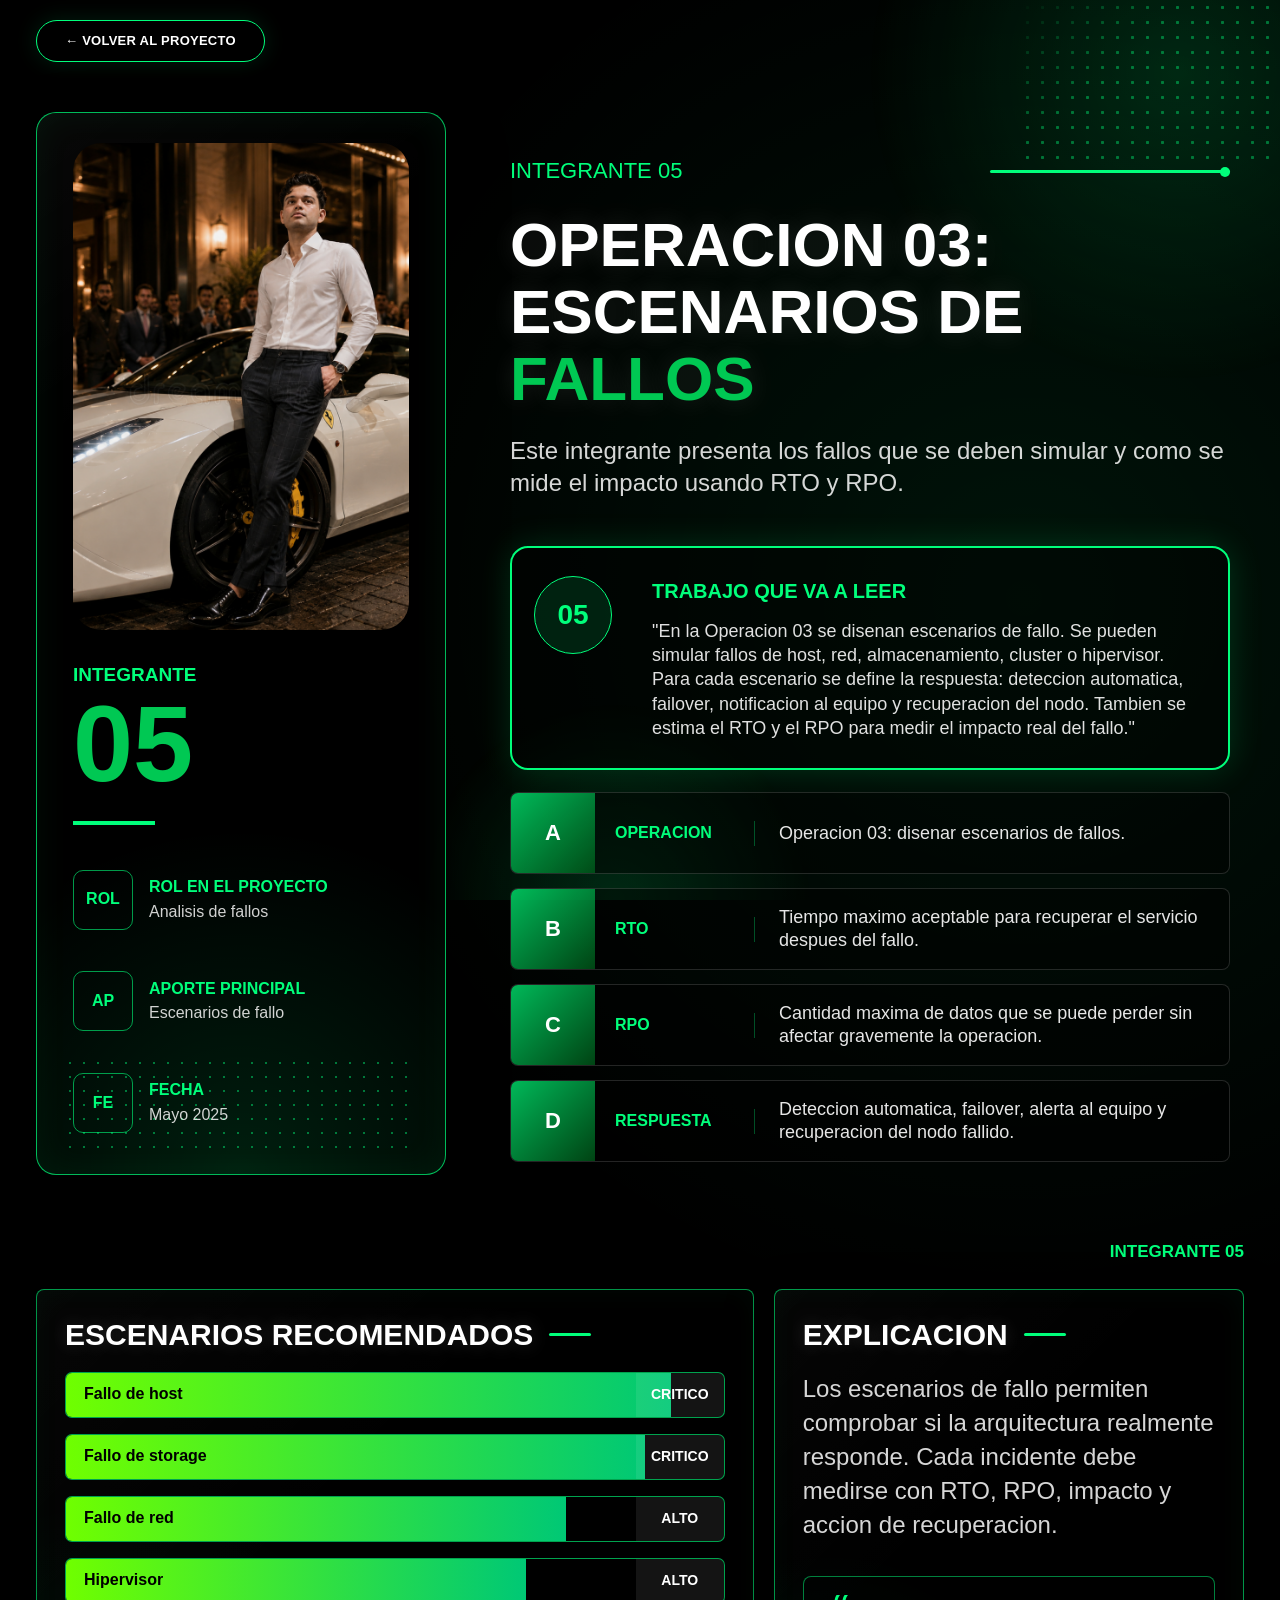
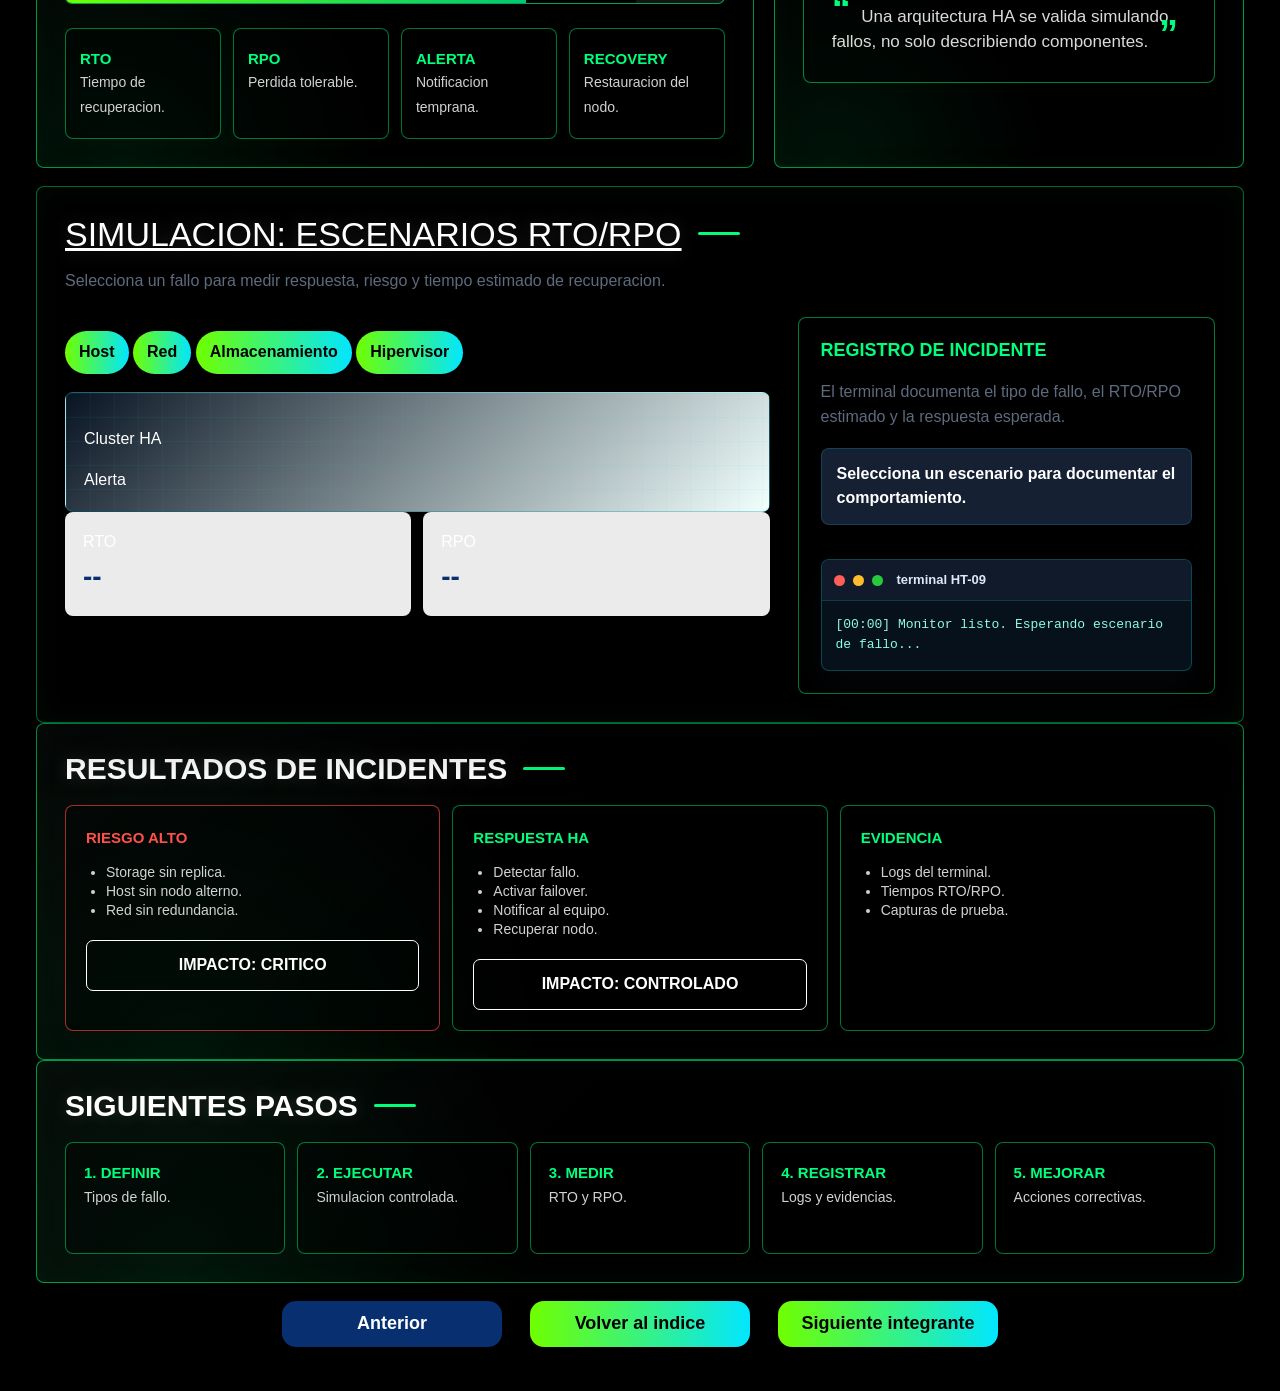
<file: integrante-5.html>
<!doctype html>
<html lang="es">
  <head>
    <meta charset="utf-8" />
    <meta name="viewport" content="width=device-width, initial-scale=1" />
    <title>Integrante 5 | HT-09</title>
    <link rel="stylesheet" href="styles.css" />
  </head>
  <body class="member-page-body">
    <main class="single-member-page member-profile-page">
      <a class="back-link" href="index.html#exposicion">← VOLVER AL PROYECTO</a>

      <section class="member-profile-shell">
        <aside class="member-sidebar">
          <img src="integrante5.png" alt="Fotografia del integrante 5" />
          <div class="member-side-label">Integrante</div>
          <strong class="member-side-number">05</strong>
          <div class="member-side-rule"></div>
          <div class="member-side-meta">
            <div><span>ROL</span><p><strong>Rol en el proyecto</strong><small>Analisis de fallos</small></p></div>
            <div><span>AP</span><p><strong>Aporte principal</strong><small>Escenarios de fallo</small></p></div>
            <div><span>FE</span><p><strong>Fecha</strong><small>Mayo 2025</small></p></div>
          </div>
        </aside>

        <article class="member-main">
          <div class="member-kicker"><span>Integrante 05</span><i></i></div>
          <h1 class="member-page-title">Operacion 03: escenarios de <span>fallos</span></h1>
          <p class="member-summary">
            Este integrante presenta los fallos que se deben simular y como se mide el impacto usando RTO y RPO.
          </p>

          <div class="member-analysis-card">
            <div class="analysis-icon">05</div>
            <div>
              <h4>Trabajo que va a leer</h4>
              <p>"En la Operacion 03 se disenan escenarios de fallo. Se pueden simular fallos de host, red, almacenamiento, cluster o hipervisor. Para cada escenario se define la respuesta: deteccion automatica, failover, notificacion al equipo y recuperacion del nodo. Tambien se estima el RTO y el RPO para medir el impacto real del fallo."</p>
            </div>
          </div>

          <div class="member-info-list">
            <div class="member-info-row"><div class="member-info-icon">A</div><strong>Operacion</strong><span>Operacion 03: disenar escenarios de fallos.</span></div>
            <div class="member-info-row"><div class="member-info-icon">B</div><strong>RTO</strong><span>Tiempo maximo aceptable para recuperar el servicio despues del fallo.</span></div>
            <div class="member-info-row"><div class="member-info-icon">C</div><strong>RPO</strong><span>Cantidad maxima de datos que se puede perder sin afectar gravemente la operacion.</span></div>
            <div class="member-info-row"><div class="member-info-icon">D</div><strong>Respuesta</strong><span>Deteccion automatica, failover, alerta al equipo y recuperacion del nodo fallido.</span></div>
          </div>
        </article>
      </section>

      <section class="member-dashboard">
        <div class="dashboard-status">Integrante 05</div>
        <div class="dashboard-grid">
          <section class="dash-card">
            <h2 class="dash-title">Escenarios recomendados</h2>
            <div class="dash-bars">
              <div class="dash-bar" style="--value: 92%"><span>Fallo de host</span><strong>Critico</strong></div>
              <div class="dash-bar" style="--value: 88%"><span>Fallo de storage</span><strong>Critico</strong></div>
              <div class="dash-bar" style="--value: 76%"><span>Fallo de red</span><strong>Alto</strong></div>
              <div class="dash-bar" style="--value: 70%"><span>Hipervisor</span><strong>Alto</strong></div>
            </div>
            <div class="dash-tags">
              <div class="dash-tag"><strong>RTO</strong><span>Tiempo de recuperacion.</span></div>
              <div class="dash-tag"><strong>RPO</strong><span>Perdida tolerable.</span></div>
              <div class="dash-tag"><strong>Alerta</strong><span>Notificacion temprana.</span></div>
              <div class="dash-tag"><strong>Recovery</strong><span>Restauracion del nodo.</span></div>
            </div>
          </section>
          <section class="dash-card explanation-card">
            <h2 class="dash-title">Explicacion</h2>
            <p>Los escenarios de fallo permiten comprobar si la arquitectura realmente responde. Cada incidente debe medirse con RTO, RPO, impacto y accion de recuperacion.</p>
            <div class="dash-quote">Una arquitectura HA se valida simulando fallos, no solo describiendo componentes.</div>
          </section>
        </div>

        <section class="dash-card simulator dashboard-sim" data-sim="failure">
          <h2 class="dash-title">Simulacion: escenarios RTO/RPO</h2>
          <p>Selecciona un fallo para medir respuesta, riesgo y tiempo estimado de recuperacion.</p>
          <div class="sim-layout">
            <div>
              <div class="sim-option-row">
                <button class="sim-button" type="button" data-failure="host">Host</button>
                <button class="sim-button" type="button" data-failure="network">Red</button>
                <button class="sim-button" type="button" data-failure="storage">Almacenamiento</button>
                <button class="sim-button" type="button" data-failure="hypervisor">Hipervisor</button>
              </div>
              <div class="incident-lab">
                <div class="incident-pulse"></div>
                <div class="incident-node">Cluster HA</div>
                <div class="incident-alert">Alerta</div>
              </div>
              <div class="rto-rpo-panel">
                <article><span>RTO</span><strong data-rto>--</strong></article>
                <article><span>RPO</span><strong data-rpo>--</strong></article>
              </div>
            </div>
            <aside class="sim-control-panel">
              <h3>Registro de incidente</h3>
              <p>El terminal documenta el tipo de fallo, el RTO/RPO estimado y la respuesta esperada.</p>
              <div class="sim-result">Selecciona un escenario para documentar el comportamiento.</div>
              <div class="sim-terminal" aria-live="polite">
                <div class="terminal-header"><span></span><span></span><span></span><strong>terminal HT-09</strong></div>
                <pre data-terminal>[00:00] Monitor listo. Esperando escenario de fallo...</pre>
              </div>
            </aside>
          </div>
        </section>

        <section class="dash-card">
          <h2 class="dash-title">Resultados de incidentes</h2>
          <div class="result-grid">
            <div class="result-box warning"><strong>Riesgo alto</strong><ul><li>Storage sin replica.</li><li>Host sin nodo alterno.</li><li>Red sin redundancia.</li></ul><span class="impact-label">Impacto: critico</span></div>
            <div class="result-box"><strong>Respuesta HA</strong><ul><li>Detectar fallo.</li><li>Activar failover.</li><li>Notificar al equipo.</li><li>Recuperar nodo.</li></ul><span class="impact-label">Impacto: controlado</span></div>
            <div class="result-box"><strong>Evidencia</strong><ul><li>Logs del terminal.</li><li>Tiempos RTO/RPO.</li><li>Capturas de prueba.</li></ul></div>
          </div>
        </section>

        <section class="dash-card">
          <h2 class="dash-title">Siguientes pasos</h2>
          <div class="next-steps">
            <div class="step-box"><strong>1. Definir</strong><span>Tipos de fallo.</span></div>
            <div class="step-box"><strong>2. Ejecutar</strong><span>Simulacion controlada.</span></div>
            <div class="step-box"><strong>3. Medir</strong><span>RTO y RPO.</span></div>
            <div class="step-box"><strong>4. Registrar</strong><span>Logs y evidencias.</span></div>
            <div class="step-box"><strong>5. Mejorar</strong><span>Acciones correctivas.</span></div>
          </div>
        </section>
      </section>

      <div class="member-actions">
        <a href="integrante-4.html">Anterior</a>
        <a href="index.html#exposicion">Volver al indice</a>
        <a href="integrante-6.html">Siguiente integrante</a>
      </div>
    </main>
    <script src="script.js"></script>
  </body>
</html>
</file>
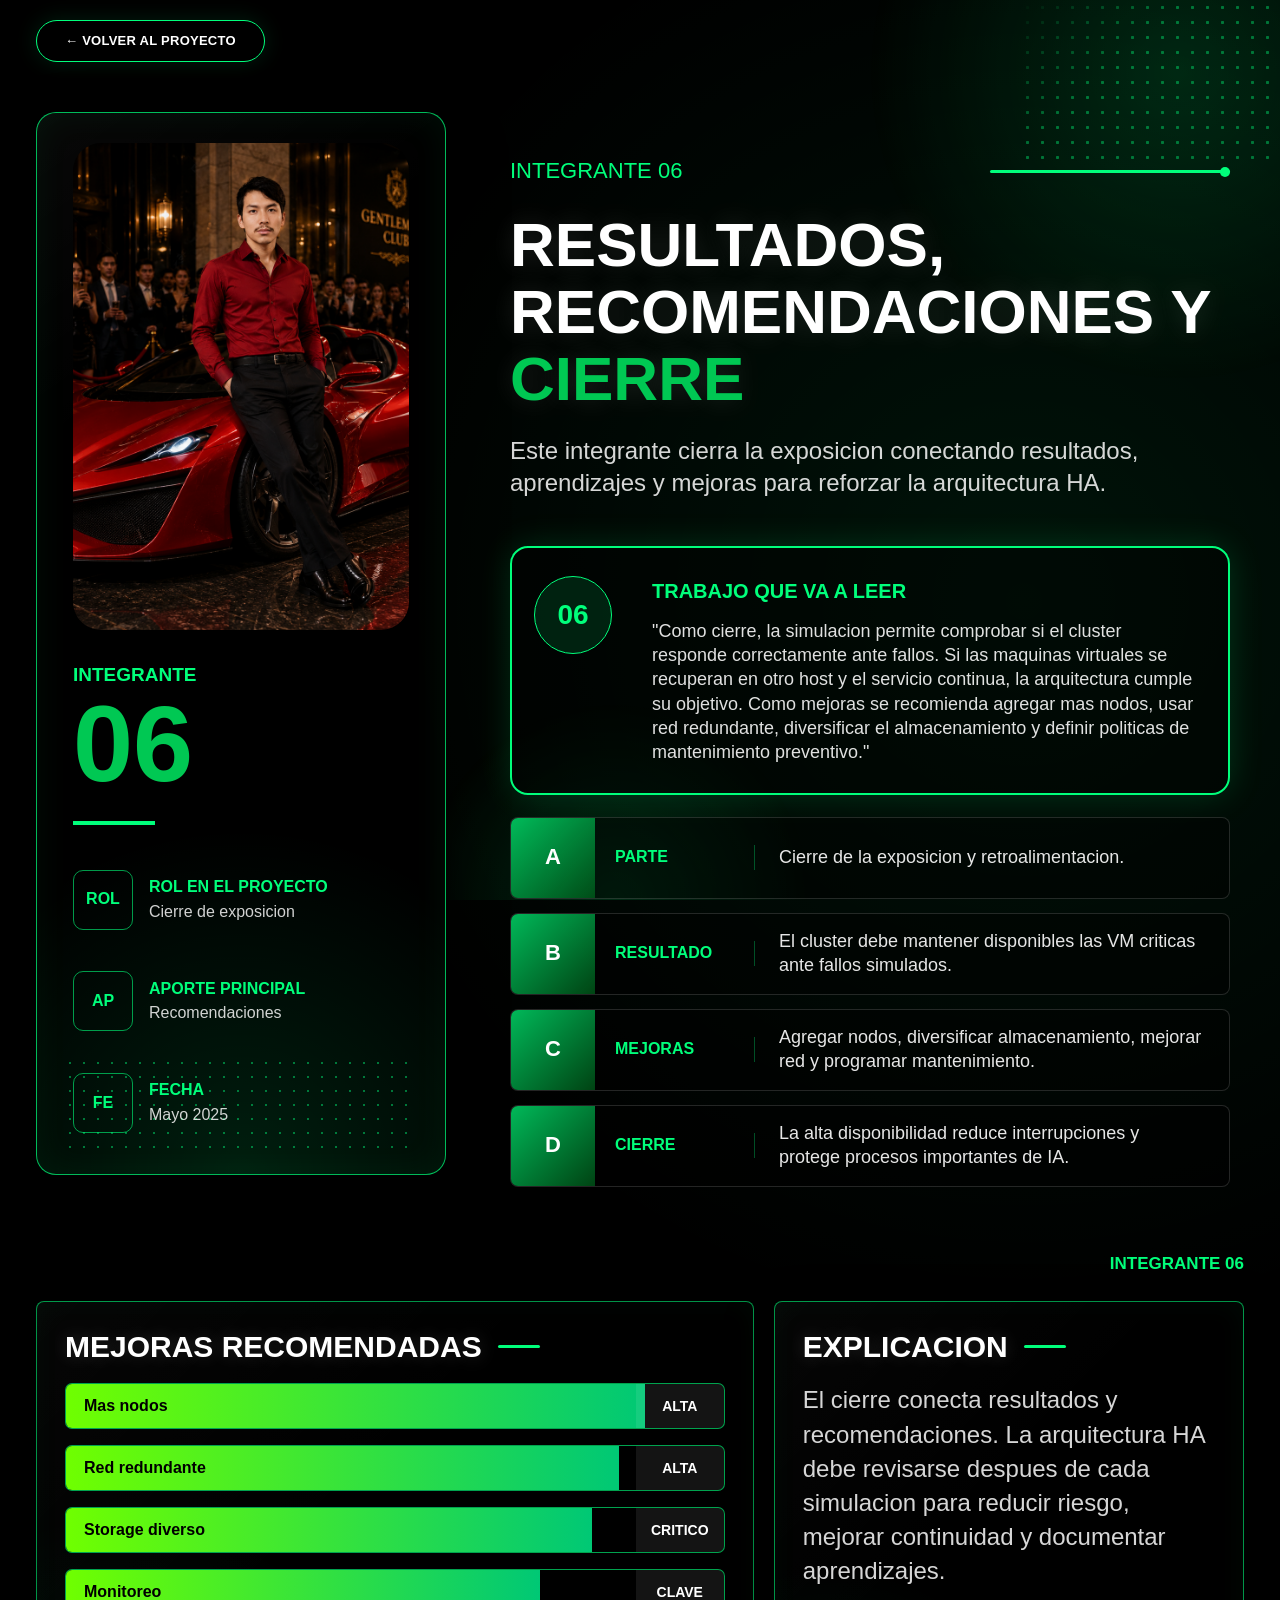
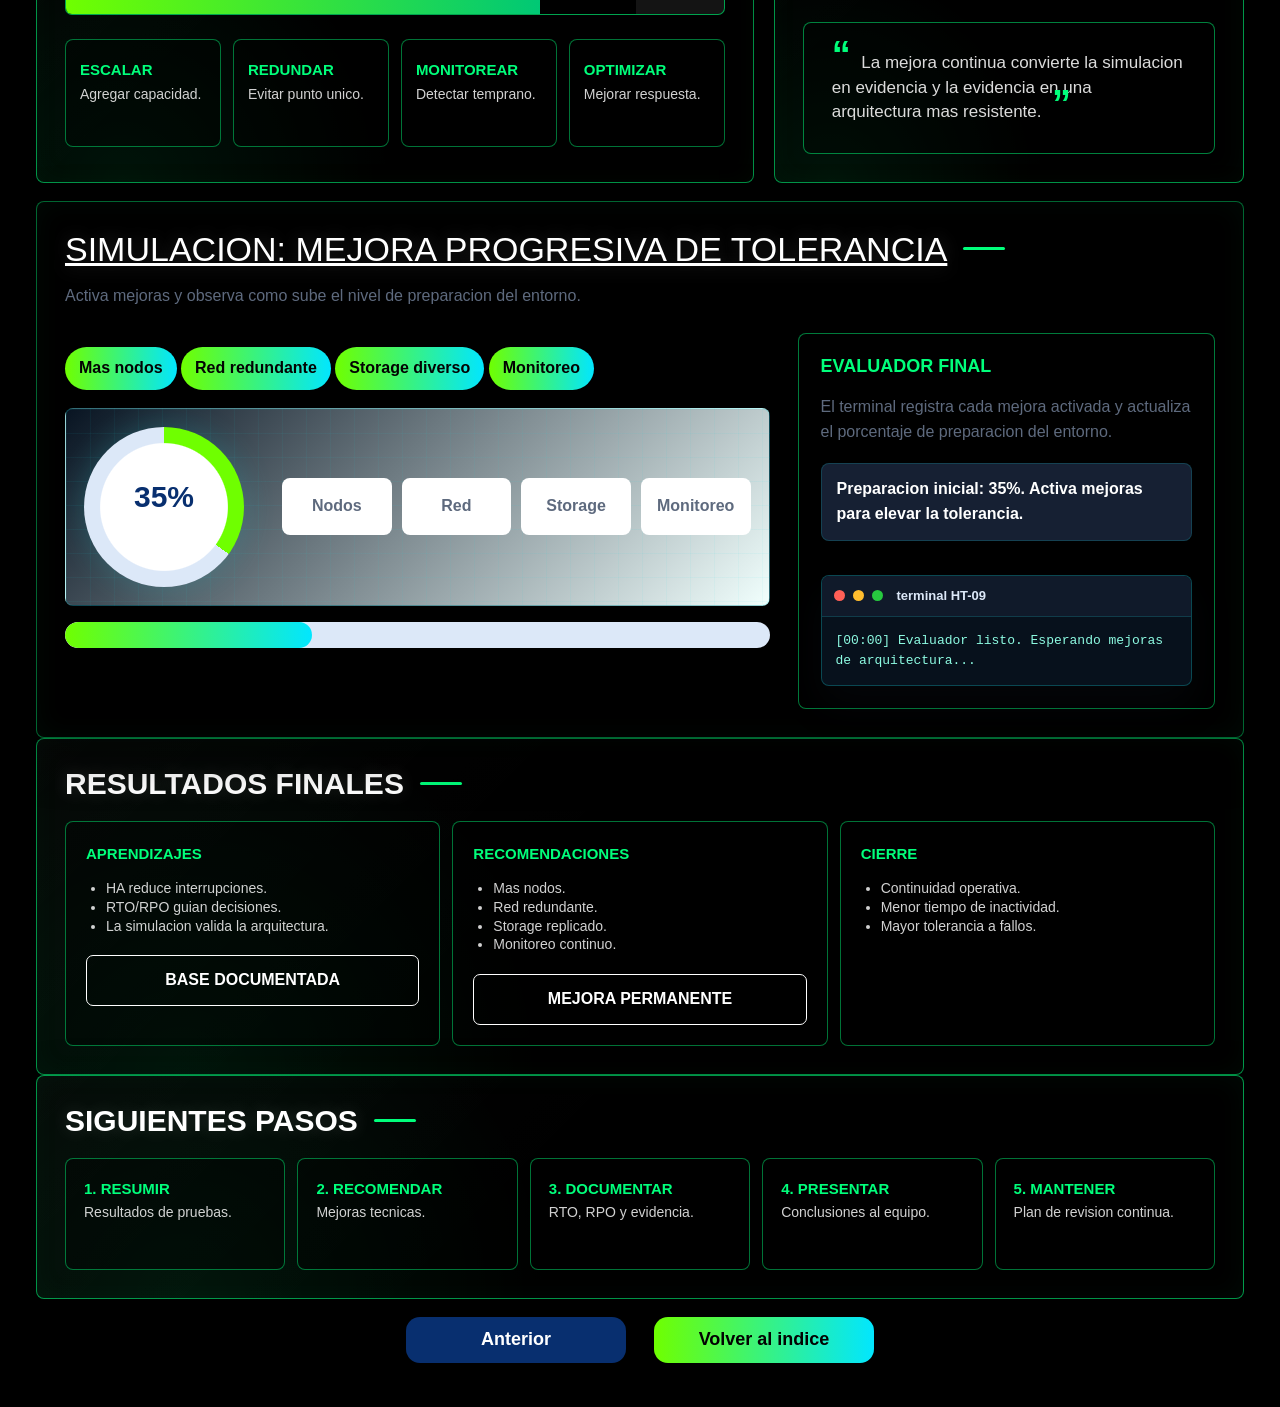
<file: integrante-6.html>
<!doctype html>
<html lang="es">
  <head>
    <meta charset="utf-8" />
    <meta name="viewport" content="width=device-width, initial-scale=1" />
    <title>Integrante 6 | HT-09</title>
    <link rel="stylesheet" href="styles.css" />
  </head>
  <body class="member-page-body">
    <main class="single-member-page member-profile-page">
      <a class="back-link" href="index.html#exposicion">← VOLVER AL PROYECTO</a>

      <section class="member-profile-shell">
        <aside class="member-sidebar">
          <img src="integrante6.png" alt="Fotografia del integrante 6" />
          <div class="member-side-label">Integrante</div>
          <strong class="member-side-number">06</strong>
          <div class="member-side-rule"></div>
          <div class="member-side-meta">
            <div><span>ROL</span><p><strong>Rol en el proyecto</strong><small>Cierre de exposicion</small></p></div>
            <div><span>AP</span><p><strong>Aporte principal</strong><small>Recomendaciones</small></p></div>
            <div><span>FE</span><p><strong>Fecha</strong><small>Mayo 2025</small></p></div>
          </div>
        </aside>

        <article class="member-main">
          <div class="member-kicker"><span>Integrante 06</span><i></i></div>
          <h1 class="member-page-title">Resultados, recomendaciones y <span>cierre</span></h1>
          <p class="member-summary">
            Este integrante cierra la exposicion conectando resultados, aprendizajes y mejoras para reforzar la arquitectura HA.
          </p>

          <div class="member-analysis-card">
            <div class="analysis-icon">06</div>
            <div>
              <h4>Trabajo que va a leer</h4>
              <p>"Como cierre, la simulacion permite comprobar si el cluster responde correctamente ante fallos. Si las maquinas virtuales se recuperan en otro host y el servicio continua, la arquitectura cumple su objetivo. Como mejoras se recomienda agregar mas nodos, usar red redundante, diversificar el almacenamiento y definir politicas de mantenimiento preventivo."</p>
            </div>
          </div>

          <div class="member-info-list">
            <div class="member-info-row"><div class="member-info-icon">A</div><strong>Parte</strong><span>Cierre de la exposicion y retroalimentacion.</span></div>
            <div class="member-info-row"><div class="member-info-icon">B</div><strong>Resultado</strong><span>El cluster debe mantener disponibles las VM criticas ante fallos simulados.</span></div>
            <div class="member-info-row"><div class="member-info-icon">C</div><strong>Mejoras</strong><span>Agregar nodos, diversificar almacenamiento, mejorar red y programar mantenimiento.</span></div>
            <div class="member-info-row"><div class="member-info-icon">D</div><strong>Cierre</strong><span>La alta disponibilidad reduce interrupciones y protege procesos importantes de IA.</span></div>
          </div>
        </article>
      </section>

      <section class="member-dashboard">
        <div class="dashboard-status">Integrante 06</div>
        <div class="dashboard-grid">
          <section class="dash-card">
            <h2 class="dash-title">Mejoras recomendadas</h2>
            <div class="dash-bars">
              <div class="dash-bar" style="--value: 88%"><span>Mas nodos</span><strong>Alta</strong></div>
              <div class="dash-bar" style="--value: 84%"><span>Red redundante</span><strong>Alta</strong></div>
              <div class="dash-bar" style="--value: 80%"><span>Storage diverso</span><strong>Critico</strong></div>
              <div class="dash-bar" style="--value: 72%"><span>Monitoreo</span><strong>Clave</strong></div>
            </div>
            <div class="dash-tags">
              <div class="dash-tag"><strong>Escalar</strong><span>Agregar capacidad.</span></div>
              <div class="dash-tag"><strong>Redundar</strong><span>Evitar punto unico.</span></div>
              <div class="dash-tag"><strong>Monitorear</strong><span>Detectar temprano.</span></div>
              <div class="dash-tag"><strong>Optimizar</strong><span>Mejorar respuesta.</span></div>
            </div>
          </section>
          <section class="dash-card explanation-card">
            <h2 class="dash-title">Explicacion</h2>
            <p>El cierre conecta resultados y recomendaciones. La arquitectura HA debe revisarse despues de cada simulacion para reducir riesgo, mejorar continuidad y documentar aprendizajes.</p>
            <div class="dash-quote">La mejora continua convierte la simulacion en evidencia y la evidencia en una arquitectura mas resistente.</div>
          </section>
        </div>

        <section class="dash-card simulator dashboard-sim" data-sim="improvement">
          <h2 class="dash-title">Simulacion: mejora progresiva de tolerancia</h2>
          <p>Activa mejoras y observa como sube el nivel de preparacion del entorno.</p>
          <div class="sim-layout">
            <div>
              <div class="sim-option-row">
                <button class="sim-button" type="button" data-improve="nodes">Mas nodos</button>
                <button class="sim-button" type="button" data-improve="network">Red redundante</button>
                <button class="sim-button" type="button" data-improve="storage">Storage diverso</button>
                <button class="sim-button" type="button" data-improve="monitoring">Monitoreo</button>
              </div>
              <div class="availability-lab">
                <div class="availability-orb"><strong>35%</strong></div>
                <div class="upgrade-grid">
                  <span data-upgrade="nodes">Nodos</span>
                  <span data-upgrade="network">Red</span>
                  <span data-upgrade="storage">Storage</span>
                  <span data-upgrade="monitoring">Monitoreo</span>
                </div>
              </div>
              <div class="sim-meter"><span style="width: 35%"></span></div>
            </div>
            <aside class="sim-control-panel">
              <h3>Evaluador final</h3>
              <p>El terminal registra cada mejora activada y actualiza el porcentaje de preparacion del entorno.</p>
              <div class="sim-result">Preparacion inicial: 35%. Activa mejoras para elevar la tolerancia.</div>
              <div class="sim-terminal" aria-live="polite">
                <div class="terminal-header"><span></span><span></span><span></span><strong>terminal HT-09</strong></div>
                <pre data-terminal>[00:00] Evaluador listo. Esperando mejoras de arquitectura...</pre>
              </div>
            </aside>
          </div>
        </section>

        <section class="dash-card">
          <h2 class="dash-title">Resultados finales</h2>
          <div class="result-grid">
            <div class="result-box"><strong>Aprendizajes</strong><ul><li>HA reduce interrupciones.</li><li>RTO/RPO guian decisiones.</li><li>La simulacion valida la arquitectura.</li></ul><span class="impact-label">Base documentada</span></div>
            <div class="result-box"><strong>Recomendaciones</strong><ul><li>Mas nodos.</li><li>Red redundante.</li><li>Storage replicado.</li><li>Monitoreo continuo.</li></ul><span class="impact-label">Mejora permanente</span></div>
            <div class="result-box"><strong>Cierre</strong><ul><li>Continuidad operativa.</li><li>Menor tiempo de inactividad.</li><li>Mayor tolerancia a fallos.</li></ul></div>
          </div>
        </section>

        <section class="dash-card">
          <h2 class="dash-title">Siguientes pasos</h2>
          <div class="next-steps">
            <div class="step-box"><strong>1. Resumir</strong><span>Resultados de pruebas.</span></div>
            <div class="step-box"><strong>2. Recomendar</strong><span>Mejoras tecnicas.</span></div>
            <div class="step-box"><strong>3. Documentar</strong><span>RTO, RPO y evidencia.</span></div>
            <div class="step-box"><strong>4. Presentar</strong><span>Conclusiones al equipo.</span></div>
            <div class="step-box"><strong>5. Mantener</strong><span>Plan de revision continua.</span></div>
          </div>
        </section>
      </section>

      <div class="member-actions">
        <a href="integrante-5.html">Anterior</a>
        <a href="index.html#exposicion">Volver al indice</a>
      </div>
    </main>
    <script src="script.js"></script>
  </body>
</html>
</file>
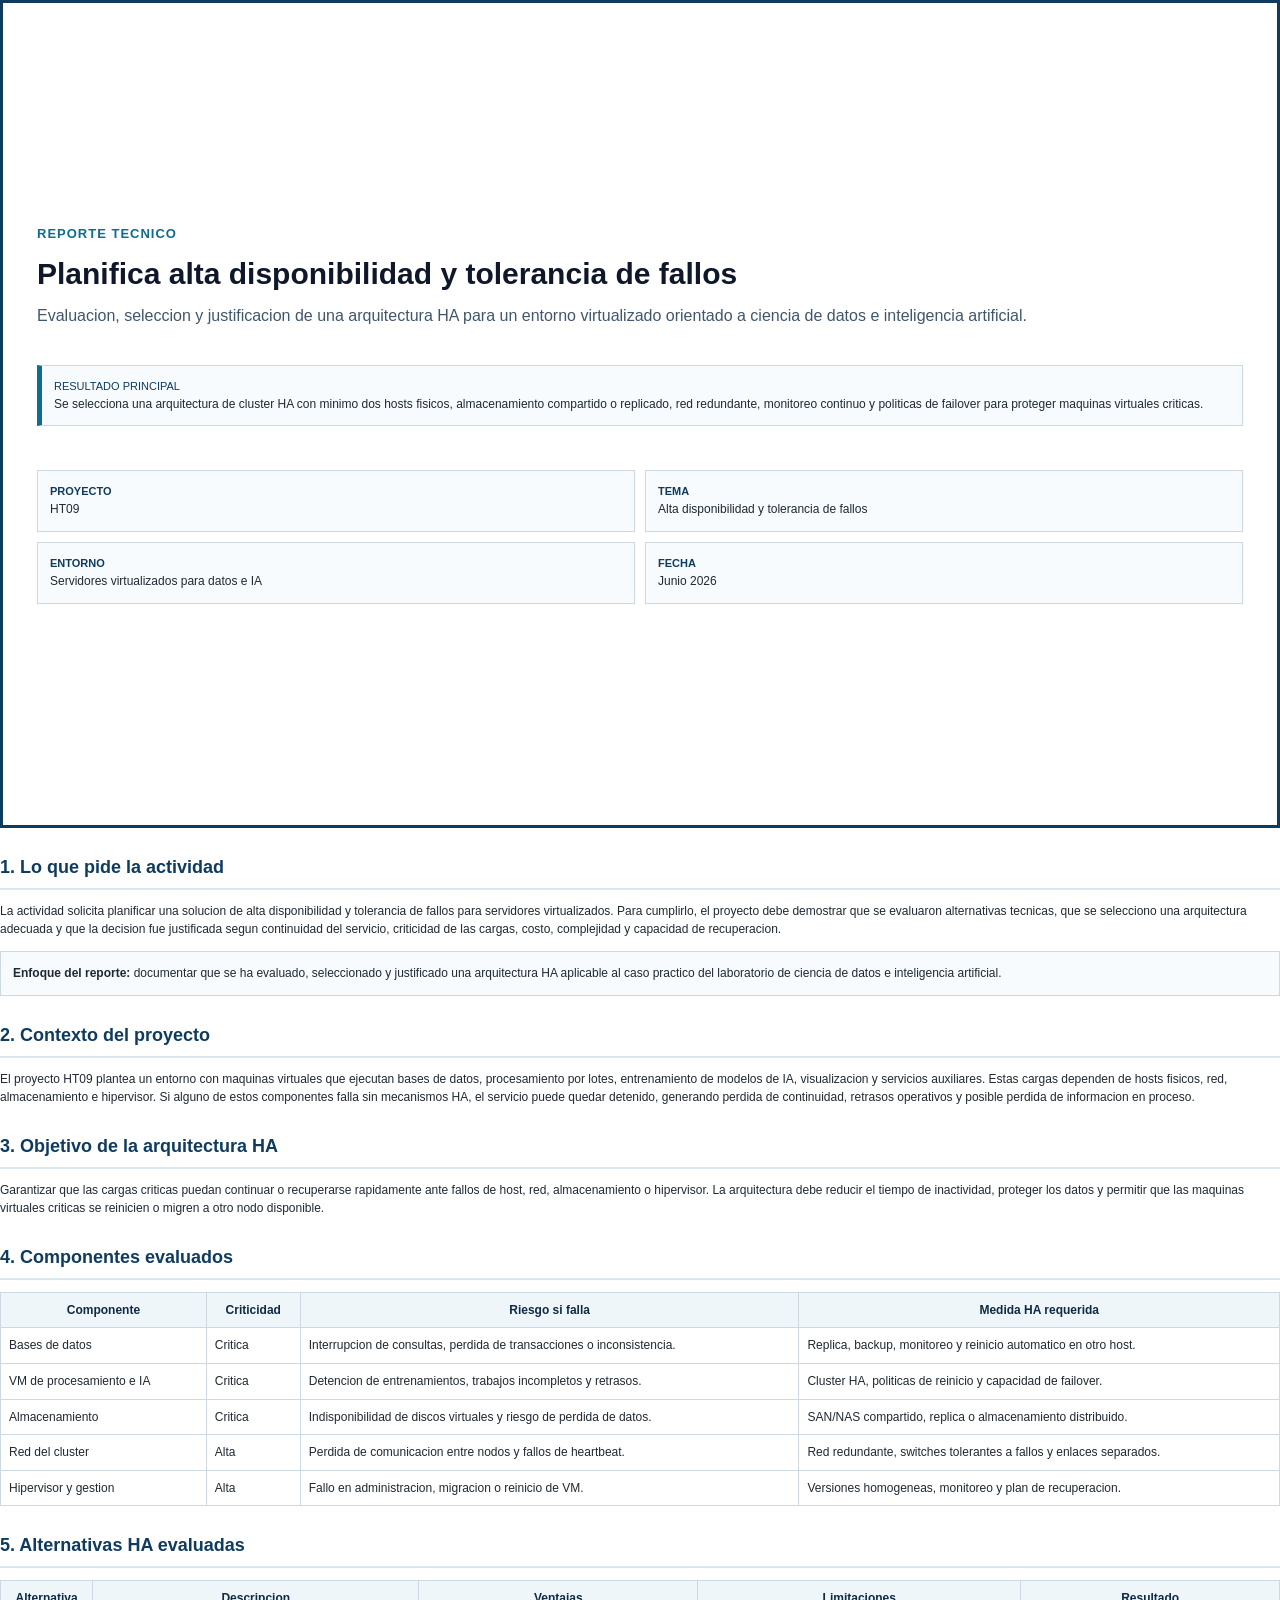
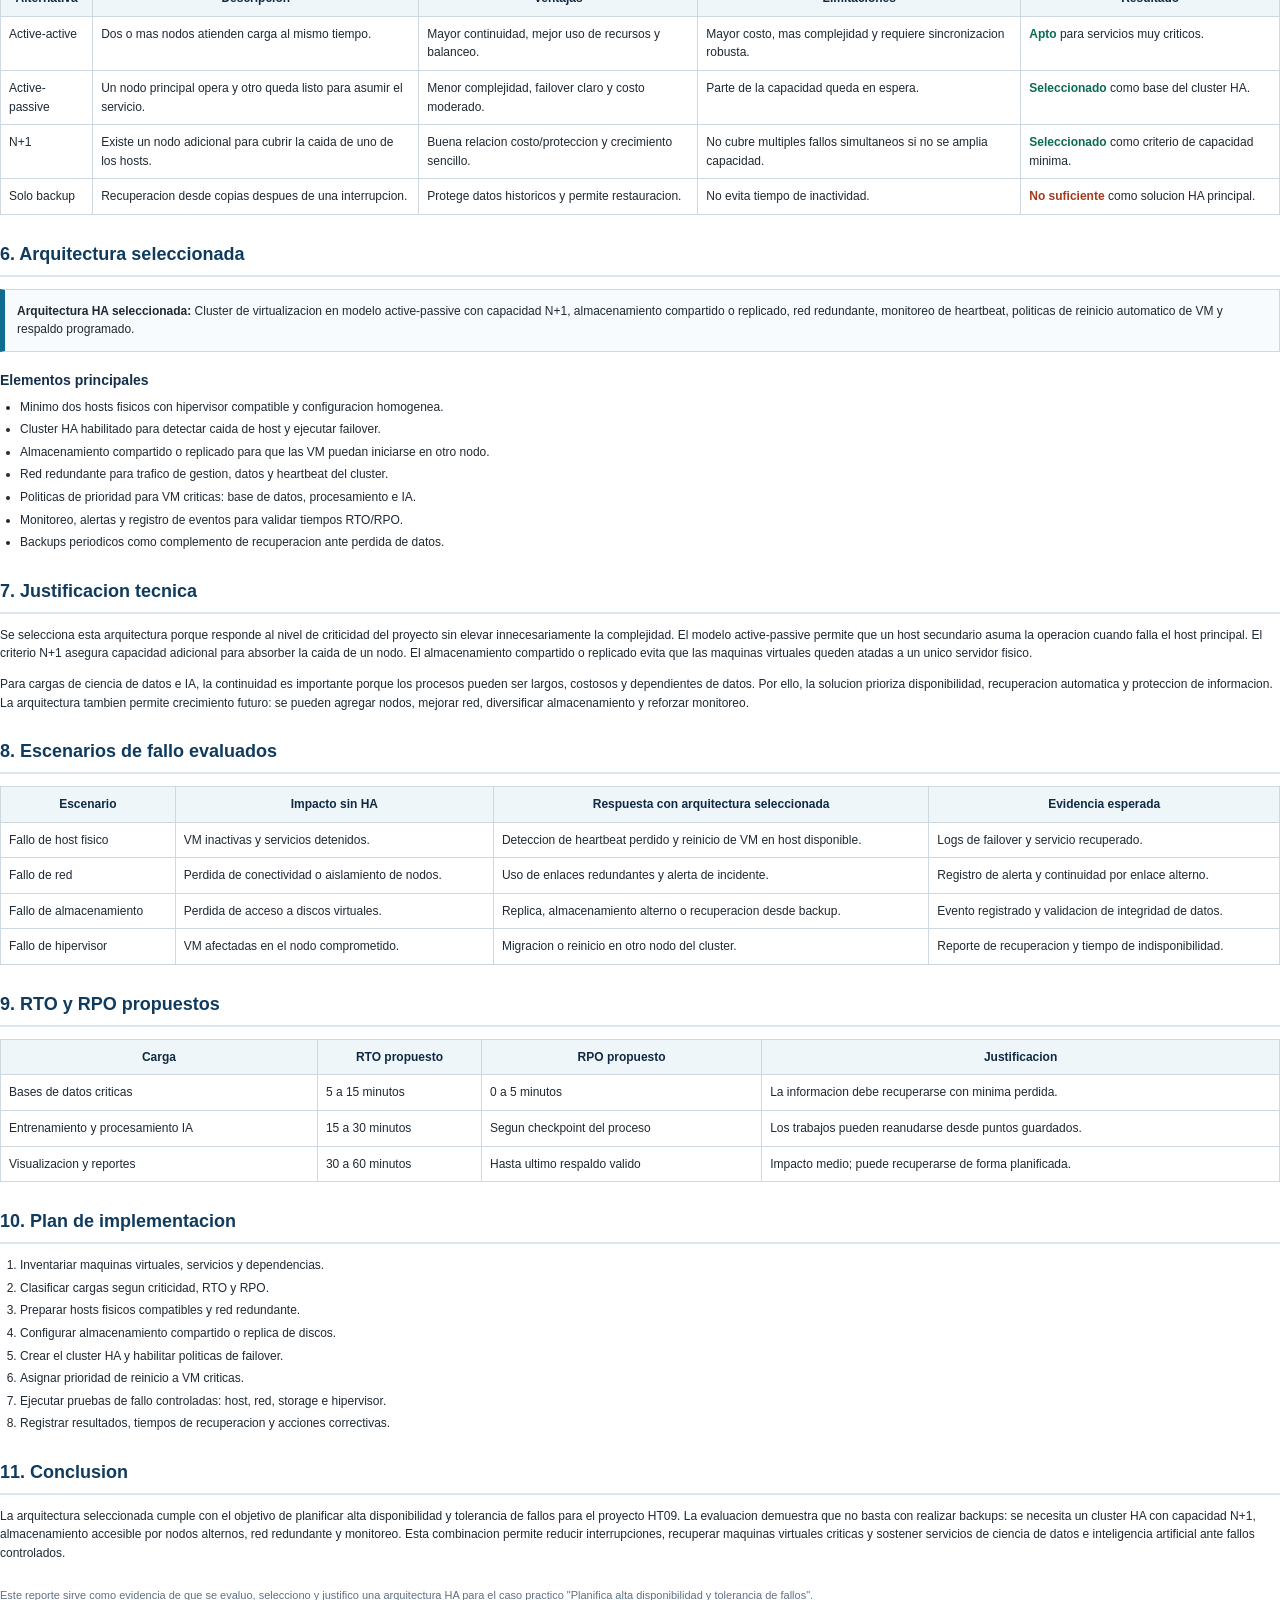
<file: reporte-ha.html>
<!doctype html>
<html lang="es">
  <head>
    <meta charset="utf-8" />
    <title>Reporte HA - HT09</title>
    <style>
      @page {
        size: A4;
        margin: 18mm;
      }

      * {
        box-sizing: border-box;
      }

      body {
        margin: 0;
        color: #1f2933;
        font-family: Arial, Helvetica, sans-serif;
        font-size: 12px;
        line-height: 1.55;
        background: #ffffff;
      }

      h1,
      h2,
      h3,
      p {
        margin-top: 0;
      }

      h1 {
        color: #0f172a;
        font-size: 30px;
        line-height: 1.15;
        margin-bottom: 12px;
      }

      h2 {
        color: #0f3b5f;
        font-size: 18px;
        border-bottom: 2px solid #d9e7ef;
        padding-bottom: 6px;
        margin: 26px 0 12px;
      }

      h3 {
        color: #132f4c;
        font-size: 14px;
        margin-bottom: 6px;
      }

      table {
        width: 100%;
        border-collapse: collapse;
        margin: 10px 0 18px;
      }

      th,
      td {
        border: 1px solid #cdd8e0;
        padding: 8px;
        vertical-align: top;
      }

      th {
        background: #eef6fa;
        color: #102a43;
        font-weight: 700;
      }

      ul,
      ol {
        margin-top: 6px;
        padding-left: 20px;
      }

      li {
        margin-bottom: 4px;
      }

      .cover {
        min-height: 92vh;
        display: flex;
        flex-direction: column;
        justify-content: center;
        border: 3px solid #0f3b5f;
        padding: 34px;
      }

      .cover-label {
        color: #0f6b8f;
        font-size: 13px;
        font-weight: 700;
        letter-spacing: 1px;
        text-transform: uppercase;
      }

      .subtitle {
        color: #40566b;
        font-size: 16px;
        margin-bottom: 26px;
      }

      .meta {
        display: grid;
        grid-template-columns: repeat(2, 1fr);
        gap: 10px;
        margin-top: 26px;
      }

      .meta div,
      .callout,
      .decision-box {
        border: 1px solid #cdd8e0;
        background: #f7fbfd;
        padding: 12px;
      }

      .meta strong,
      .tag {
        display: block;
        color: #0f3b5f;
        font-size: 11px;
        text-transform: uppercase;
      }

      .page-break {
        break-before: page;
      }

      .decision-box {
        border-left: 5px solid #0f6b8f;
        margin: 10px 0 18px;
      }

      .score {
        font-weight: 700;
        color: #0b6b52;
      }

      .risk {
        font-weight: 700;
        color: #a33b20;
      }

      .footer-note {
        color: #607083;
        font-size: 11px;
        margin-top: 24px;
      }
    </style>
  </head>
  <body>
    <section class="cover">
      <p class="cover-label">Reporte tecnico</p>
      <h1>Planifica alta disponibilidad y tolerancia de fallos</h1>
      <p class="subtitle">
        Evaluacion, seleccion y justificacion de una arquitectura HA para un entorno virtualizado orientado a ciencia de datos e inteligencia artificial.
      </p>
      <div class="decision-box">
        <span class="tag">Resultado principal</span>
        Se selecciona una arquitectura de cluster HA con minimo dos hosts fisicos, almacenamiento compartido o replicado, red redundante, monitoreo continuo y politicas de failover para proteger maquinas virtuales criticas.
      </div>
      <div class="meta">
        <div><strong>Proyecto</strong>HT09</div>
        <div><strong>Tema</strong>Alta disponibilidad y tolerancia de fallos</div>
        <div><strong>Entorno</strong>Servidores virtualizados para datos e IA</div>
        <div><strong>Fecha</strong>Junio 2026</div>
      </div>
    </section>

    <section class="page-break">
      <h2>1. Lo que pide la actividad</h2>
      <p>
        La actividad solicita planificar una solucion de alta disponibilidad y tolerancia de fallos para servidores virtualizados. Para cumplirlo, el proyecto debe demostrar que se evaluaron alternativas tecnicas, que se selecciono una arquitectura adecuada y que la decision fue justificada segun continuidad del servicio, criticidad de las cargas, costo, complejidad y capacidad de recuperacion.
      </p>
      <div class="callout">
        <strong>Enfoque del reporte:</strong> documentar que se ha evaluado, seleccionado y justificado una arquitectura HA aplicable al caso practico del laboratorio de ciencia de datos e inteligencia artificial.
      </div>

      <h2>2. Contexto del proyecto</h2>
      <p>
        El proyecto HT09 plantea un entorno con maquinas virtuales que ejecutan bases de datos, procesamiento por lotes, entrenamiento de modelos de IA, visualizacion y servicios auxiliares. Estas cargas dependen de hosts fisicos, red, almacenamiento e hipervisor. Si alguno de estos componentes falla sin mecanismos HA, el servicio puede quedar detenido, generando perdida de continuidad, retrasos operativos y posible perdida de informacion en proceso.
      </p>

      <h2>3. Objetivo de la arquitectura HA</h2>
      <p>
        Garantizar que las cargas criticas puedan continuar o recuperarse rapidamente ante fallos de host, red, almacenamiento o hipervisor. La arquitectura debe reducir el tiempo de inactividad, proteger los datos y permitir que las maquinas virtuales criticas se reinicien o migren a otro nodo disponible.
      </p>

      <h2>4. Componentes evaluados</h2>
      <table>
        <thead>
          <tr>
            <th>Componente</th>
            <th>Criticidad</th>
            <th>Riesgo si falla</th>
            <th>Medida HA requerida</th>
          </tr>
        </thead>
        <tbody>
          <tr>
            <td>Bases de datos</td>
            <td>Critica</td>
            <td>Interrupcion de consultas, perdida de transacciones o inconsistencia.</td>
            <td>Replica, backup, monitoreo y reinicio automatico en otro host.</td>
          </tr>
          <tr>
            <td>VM de procesamiento e IA</td>
            <td>Critica</td>
            <td>Detencion de entrenamientos, trabajos incompletos y retrasos.</td>
            <td>Cluster HA, politicas de reinicio y capacidad de failover.</td>
          </tr>
          <tr>
            <td>Almacenamiento</td>
            <td>Critica</td>
            <td>Indisponibilidad de discos virtuales y riesgo de perdida de datos.</td>
            <td>SAN/NAS compartido, replica o almacenamiento distribuido.</td>
          </tr>
          <tr>
            <td>Red del cluster</td>
            <td>Alta</td>
            <td>Perdida de comunicacion entre nodos y fallos de heartbeat.</td>
            <td>Red redundante, switches tolerantes a fallos y enlaces separados.</td>
          </tr>
          <tr>
            <td>Hipervisor y gestion</td>
            <td>Alta</td>
            <td>Fallo en administracion, migracion o reinicio de VM.</td>
            <td>Versiones homogeneas, monitoreo y plan de recuperacion.</td>
          </tr>
        </tbody>
      </table>
    </section>

    <section class="page-break">
      <h2>5. Alternativas HA evaluadas</h2>
      <table>
        <thead>
          <tr>
            <th>Alternativa</th>
            <th>Descripcion</th>
            <th>Ventajas</th>
            <th>Limitaciones</th>
            <th>Resultado</th>
          </tr>
        </thead>
        <tbody>
          <tr>
            <td>Active-active</td>
            <td>Dos o mas nodos atienden carga al mismo tiempo.</td>
            <td>Mayor continuidad, mejor uso de recursos y balanceo.</td>
            <td>Mayor costo, mas complejidad y requiere sincronizacion robusta.</td>
            <td><span class="score">Apto</span> para servicios muy criticos.</td>
          </tr>
          <tr>
            <td>Active-passive</td>
            <td>Un nodo principal opera y otro queda listo para asumir el servicio.</td>
            <td>Menor complejidad, failover claro y costo moderado.</td>
            <td>Parte de la capacidad queda en espera.</td>
            <td><span class="score">Seleccionado</span> como base del cluster HA.</td>
          </tr>
          <tr>
            <td>N+1</td>
            <td>Existe un nodo adicional para cubrir la caida de uno de los hosts.</td>
            <td>Buena relacion costo/proteccion y crecimiento sencillo.</td>
            <td>No cubre multiples fallos simultaneos si no se amplia capacidad.</td>
            <td><span class="score">Seleccionado</span> como criterio de capacidad minima.</td>
          </tr>
          <tr>
            <td>Solo backup</td>
            <td>Recuperacion desde copias despues de una interrupcion.</td>
            <td>Protege datos historicos y permite restauracion.</td>
            <td>No evita tiempo de inactividad.</td>
            <td><span class="risk">No suficiente</span> como solucion HA principal.</td>
          </tr>
        </tbody>
      </table>

      <h2>6. Arquitectura seleccionada</h2>
      <div class="decision-box">
        <strong>Arquitectura HA seleccionada:</strong>
        Cluster de virtualizacion en modelo active-passive con capacidad N+1, almacenamiento compartido o replicado, red redundante, monitoreo de heartbeat, politicas de reinicio automatico de VM y respaldo programado.
      </div>
      <h3>Elementos principales</h3>
      <ul>
        <li>Minimo dos hosts fisicos con hipervisor compatible y configuracion homogenea.</li>
        <li>Cluster HA habilitado para detectar caida de host y ejecutar failover.</li>
        <li>Almacenamiento compartido o replicado para que las VM puedan iniciarse en otro nodo.</li>
        <li>Red redundante para trafico de gestion, datos y heartbeat del cluster.</li>
        <li>Politicas de prioridad para VM criticas: base de datos, procesamiento e IA.</li>
        <li>Monitoreo, alertas y registro de eventos para validar tiempos RTO/RPO.</li>
        <li>Backups periodicos como complemento de recuperacion ante perdida de datos.</li>
      </ul>

      <h2>7. Justificacion tecnica</h2>
      <p>
        Se selecciona esta arquitectura porque responde al nivel de criticidad del proyecto sin elevar innecesariamente la complejidad. El modelo active-passive permite que un host secundario asuma la operacion cuando falla el host principal. El criterio N+1 asegura capacidad adicional para absorber la caida de un nodo. El almacenamiento compartido o replicado evita que las maquinas virtuales queden atadas a un unico servidor fisico.
      </p>
      <p>
        Para cargas de ciencia de datos e IA, la continuidad es importante porque los procesos pueden ser largos, costosos y dependientes de datos. Por ello, la solucion prioriza disponibilidad, recuperacion automatica y proteccion de informacion. La arquitectura tambien permite crecimiento futuro: se pueden agregar nodos, mejorar red, diversificar almacenamiento y reforzar monitoreo.
      </p>
    </section>

    <section class="page-break">
      <h2>8. Escenarios de fallo evaluados</h2>
      <table>
        <thead>
          <tr>
            <th>Escenario</th>
            <th>Impacto sin HA</th>
            <th>Respuesta con arquitectura seleccionada</th>
            <th>Evidencia esperada</th>
          </tr>
        </thead>
        <tbody>
          <tr>
            <td>Fallo de host fisico</td>
            <td>VM inactivas y servicios detenidos.</td>
            <td>Deteccion de heartbeat perdido y reinicio de VM en host disponible.</td>
            <td>Logs de failover y servicio recuperado.</td>
          </tr>
          <tr>
            <td>Fallo de red</td>
            <td>Perdida de conectividad o aislamiento de nodos.</td>
            <td>Uso de enlaces redundantes y alerta de incidente.</td>
            <td>Registro de alerta y continuidad por enlace alterno.</td>
          </tr>
          <tr>
            <td>Fallo de almacenamiento</td>
            <td>Perdida de acceso a discos virtuales.</td>
            <td>Replica, almacenamiento alterno o recuperacion desde backup.</td>
            <td>Evento registrado y validacion de integridad de datos.</td>
          </tr>
          <tr>
            <td>Fallo de hipervisor</td>
            <td>VM afectadas en el nodo comprometido.</td>
            <td>Migracion o reinicio en otro nodo del cluster.</td>
            <td>Reporte de recuperacion y tiempo de indisponibilidad.</td>
          </tr>
        </tbody>
      </table>

      <h2>9. RTO y RPO propuestos</h2>
      <table>
        <thead>
          <tr>
            <th>Carga</th>
            <th>RTO propuesto</th>
            <th>RPO propuesto</th>
            <th>Justificacion</th>
          </tr>
        </thead>
        <tbody>
          <tr>
            <td>Bases de datos criticas</td>
            <td>5 a 15 minutos</td>
            <td>0 a 5 minutos</td>
            <td>La informacion debe recuperarse con minima perdida.</td>
          </tr>
          <tr>
            <td>Entrenamiento y procesamiento IA</td>
            <td>15 a 30 minutos</td>
            <td>Segun checkpoint del proceso</td>
            <td>Los trabajos pueden reanudarse desde puntos guardados.</td>
          </tr>
          <tr>
            <td>Visualizacion y reportes</td>
            <td>30 a 60 minutos</td>
            <td>Hasta ultimo respaldo valido</td>
            <td>Impacto medio; puede recuperarse de forma planificada.</td>
          </tr>
        </tbody>
      </table>

      <h2>10. Plan de implementacion</h2>
      <ol>
        <li>Inventariar maquinas virtuales, servicios y dependencias.</li>
        <li>Clasificar cargas segun criticidad, RTO y RPO.</li>
        <li>Preparar hosts fisicos compatibles y red redundante.</li>
        <li>Configurar almacenamiento compartido o replica de discos.</li>
        <li>Crear el cluster HA y habilitar politicas de failover.</li>
        <li>Asignar prioridad de reinicio a VM criticas.</li>
        <li>Ejecutar pruebas de fallo controladas: host, red, storage e hipervisor.</li>
        <li>Registrar resultados, tiempos de recuperacion y acciones correctivas.</li>
      </ol>

      <h2>11. Conclusion</h2>
      <p>
        La arquitectura seleccionada cumple con el objetivo de planificar alta disponibilidad y tolerancia de fallos para el proyecto HT09. La evaluacion demuestra que no basta con realizar backups: se necesita un cluster HA con capacidad N+1, almacenamiento accesible por nodos alternos, red redundante y monitoreo. Esta combinacion permite reducir interrupciones, recuperar maquinas virtuales criticas y sostener servicios de ciencia de datos e inteligencia artificial ante fallos controlados.
      </p>
      <p class="footer-note">
        Este reporte sirve como evidencia de que se evaluo, selecciono y justifico una arquitectura HA para el caso practico "Planifica alta disponibilidad y tolerancia de fallos".
      </p>
    </section>
  </body>
</html>
</file>
<file: styles.css>
@import url("https://fonts.googleapis.com/css2?family=Barlow:wght@400;500;700&family=Libre+Baskerville:ital,wght@0,400;0,700;1,400&family=Open+Sans:wght@700;800&family=Racing+Sans+One&display=swap");

:root {
  --navy: #082f6f;
  --ink: #162033;
  --muted: #5e6a7e;
  --line: #d7deea;
  --paper: #f7f9fc;
  --white: #ffffff;
  --teal: #007f89;
  --amber: #f3b23f;
  --green: #26734d;
  --neon: #6fff00;
  --cyan: #02e6ff;
  --night: #03060d;
  --shadow: 0 18px 50px rgba(22, 32, 51, 0.12);
}

* {
  box-sizing: border-box;
}

body,
body * {
  user-select: text;
}

html {
  scroll-behavior: smooth;
  scroll-padding-top: 0;
}

body {
  margin: 0;
  color: var(--ink);
  font-family: Arial, Helvetica, sans-serif;
  background: var(--night);
  line-height: 1.55;
}

body.auth-locked {
  overflow: hidden;
}

body.auth-locked > header,
body.auth-locked > main,
body.auth-locked > footer {
  pointer-events: none;
  visibility: hidden;
}

body.loading-active {
  overflow: hidden;
}

.login-access {
  position: fixed;
  inset: 0;
  z-index: 9999;
  display: grid;
  min-height: 100vh;
  padding: clamp(22px, 4vw, 48px);
  overflow-y: auto;
  background:
    linear-gradient(90deg, rgba(9, 12, 18, 0.24), rgba(9, 12, 18, 0.04) 52%, rgba(9, 12, 18, 0.32)),
    url("fondo.jpg") center / 100% 100% no-repeat;
  font-family: "Open Sans", Arial, Helvetica, sans-serif;
}

.login-bg-video {
  position: fixed;
  inset: 0;
  z-index: -2;
  width: 100%;
  height: 100%;
  object-fit: cover;
  object-position: center 62%;
  background: url("fondo.jpg") center / cover no-repeat;
}

body:not(.auth-locked) .login-access {
  display: none;
}

.login-access::before,
.login-access::after {
  position: fixed;
  content: "";
  pointer-events: none;
}

.login-access::before {
  inset: 0;
  z-index: -1;
  background-image:
    linear-gradient(90deg, rgba(9, 12, 18, 0.42), rgba(9, 12, 18, 0.06) 52%, rgba(9, 12, 18, 0.38)),
    radial-gradient(circle, rgba(255, 70, 85, 0.8) 0 2px, transparent 3px),
    linear-gradient(90deg, transparent 0 96%, rgba(255, 70, 85, 0.55) 96% 97%, transparent 97%);
  background-size: auto, 170px 145px, 260px 220px;
  opacity: 0.72;
}

.login-access::after {
  z-index: -1;
  right: 6vw;
  bottom: 7vh;
  width: min(260px, 25vw);
  height: 2px;
  background: #ff4655;
  box-shadow: -88px -250px 0 #ff4655, -18px -430px 0 #ff4655;
  opacity: 0.7;
}

.login-play-cont {
  position: relative;
  z-index: 1;
  align-self: center;
  display: flex;
  flex-direction: column;
  width: min(520px, calc(100vw - 64px));
  min-height: 610px;
  margin-left: clamp(0px, 1vw, 24px);
  padding: 34px 40px 32px;
  border-radius: 46px;
  color: #0c0c0c;
  background: #ffffff;
  box-shadow: 0 28px 70px rgba(0, 0, 0, 0.38);
}

.login-logo {
  width: 56px;
  height: 56px;
  margin: 0 auto 18px;
  object-fit: contain;
}

.login-play-cont h1 {
  margin: 0 0 32px;
  color: #0a0a0a;
  font: 800 28px / 1.1 "Open Sans", Arial, Helvetica, sans-serif;
  text-align: center;
}

.login-field {
  position: relative;
  display: block;
  margin-bottom: 18px;
}

.login-field span {
  position: absolute;
  top: 18px;
  left: 18px;
  z-index: 1;
  width: auto;
  height: auto;
  color: #111111;
  font: 800 10px / 1 "Open Sans", Arial, Helvetica, sans-serif;
  letter-spacing: 0.08em;
}

.login-field input {
  width: 100%;
  height: 64px;
  padding: 26px 18px 8px;
  border: 0;
  border-radius: 0;
  color: #0f0f0f;
  background: #f4f4f4;
  font: 800 18px / 1 "Open Sans", Arial, Helvetica, sans-serif;
  outline: 2px solid transparent;
  transition: background 160ms ease, outline-color 160ms ease;
}

.login-field input:focus {
  background: #eeeeee;
  outline-color: #d5d5d5;
}

.login-socials {
  display: grid;
  grid-template-columns: repeat(5, 1fr);
  gap: 14px;
  margin-top: 10px;
}

.login-socials button {
  display: grid;
  min-width: 0;
  height: 48px;
  place-items: center;
  border: 0;
  border-radius: 6px;
  color: #ffffff;
  cursor: pointer;
  font: 800 20px / 1 "Open Sans", Arial, Helvetica, sans-serif;
}

.login-socials .facebook { background: #1877f2; }
.login-socials .google { color: #4285f4; background: #ffffff; box-shadow: inset 0 0 0 1px #e5e5e5; }
.login-socials .apple { background: #000000; }
.login-socials .xbox { background: #148918; }
.login-socials .playstation { background: #174ea6; font-size: 13px; }

.login-stay {
  display: flex;
  align-items: center;
  gap: 12px;
  margin: 16px 0 54px;
  color: #111111;
  font: 700 17px / 1 "Open Sans", Arial, Helvetica, sans-serif;
}

.login-stay input {
  appearance: none;
  width: 32px;
  height: 32px;
  margin: 0;
  border-radius: 3px;
  background: #e9e9e9;
  cursor: pointer;
}

.login-stay input:checked {
  background: #ff4655;
  box-shadow: inset 0 0 0 5px #e9e9e9;
}

.login-submit {
  display: grid;
  width: 84px;
  height: 84px;
  margin: 0 auto 28px;
  place-items: center;
  border: 1px solid #dcdcdc;
  border-radius: 30px;
  color: #9a9a9a;
  background: #ffffff;
  cursor: pointer;
  font: 400 44px / 1 Arial, Helvetica, sans-serif;
  transition: color 160ms ease, border-color 160ms ease, transform 160ms ease;
}

.login-submit:hover {
  color: #ff4655;
  border-color: #ff4655;
  transform: translateX(3px);
}

.login-error {
  min-height: 22px;
  margin: 0 0 10px;
  color: #ff4655;
  font: 800 13px / 1.2 "Open Sans", Arial, Helvetica, sans-serif;
  text-align: center;
}

.login-links {
  display: grid;
  gap: 3px;
  justify-items: center;
  margin-top: auto;
}

.login-links a {
  color: #111111;
  font: 800 12px / 1 "Open Sans", Arial, Helvetica, sans-serif;
  letter-spacing: 0.08em;
  text-decoration: none;
}

.login-links a:hover {
  color: #ff4655;
}

.loading-screen {
  position: fixed;
  inset: 0;
  z-index: 10000;
  display: grid;
  place-items: center;
  min-height: 100vh;
  overflow: hidden;
  background: #050509;
}

.loading-screen[hidden] {
  display: none;
}

.loading-bg-video {
  position: absolute;
  inset: 0;
  width: 100%;
  height: 100%;
  object-fit: cover;
  object-position: center;
  transform: translateZ(0);
  will-change: transform;
}

.loading-screen::before {
  position: absolute;
  inset: 0;
  content: "";
  background:
    radial-gradient(circle at 50% 40%, rgba(255, 116, 2, 0.15), transparent 34%),
    linear-gradient(180deg, rgba(0, 0, 0, 0.15), rgba(0, 0, 0, 0.62));
}

.loading-content {
  position: relative;
  z-index: 1;
  display: grid;
  gap: 34px;
  justify-items: center;
}

.loader {
  position: relative;
  width: 160px;
  height: 160px;
  overflow: hidden;
  border: 4px solid #282828;
  border-radius: 50%;
  box-shadow:
    -5px -5px 5px rgba(255, 255, 255, 0.1),
    10px 10px 10px rgba(0, 0, 0, 0.4),
    inset -5px -5px 5px rgba(255, 255, 255, 0.2),
    inset 10px 10px 10px rgba(0, 0, 0, 0.4);
}

.loader::before {
  position: absolute;
  inset: 25px;
  z-index: 10;
  content: "";
  border: 2px solid #292929;
  border-radius: 50%;
  background: #212121;
  box-shadow:
    inset -2px -2px 5px rgba(255, 255, 255, 0.2),
    inset 3px 3px 5px rgba(0, 0, 0, 0.5);
}

.loader span {
  position: absolute;
  z-index: -1;
  width: 100%;
  height: 100%;
  border-radius: 50%;
  background-image: linear-gradient(-225deg, #ff7402 0%, #ffe700 50%, #fff55e 100%);
  filter: blur(20px);
  animation: loadingSpin 0.5s linear infinite, loadingHue 3s linear infinite;
}

.loading-bar {
  position: relative;
  width: min(260px, 70vw);
  height: 30px;
  border-radius: 10px;
  background: linear-gradient(to right, white, black);
  background-size: 200% 100%;
  box-shadow: 0 0 3px;
  animation: loadingGradient 10s linear infinite reverse;
  -webkit-box-reflect: below 1px linear-gradient(to bottom, rgba(0, 0, 0, 0), rgba(0, 0, 0, 0.4));
}

.loading-bar p {
  margin: 0;
  padding: 0;
  color: white;
  font-family: Arial, Helvetica, sans-serif;
  font-size: 12px;
  line-height: 30px;
  letter-spacing: 5px;
  text-align: center;
  text-shadow: 0 0 3px;
  mix-blend-mode: difference;
}

@keyframes loadingSpin {
  from {
    transform: rotate(0deg);
  }

  to {
    transform: rotate(360deg);
  }
}

@keyframes loadingHue {
  from {
    filter: hue-rotate(0deg);
  }

  to {
    filter: hue-rotate(360deg);
  }
}

@keyframes loadingGradient {
  from {
    background-position: 0;
  }

  to {
    background-position: 200% 0;
  }
}

img {
  display: block;
  width: 100%;
}

a {
  color: inherit;
  text-decoration: none;
}

.topbar {
  position: relative;
  top: 0;
  z-index: 10;
  display: flex;
  align-items: center;
  justify-content: space-between;
  gap: 24px;
  width: 100%;
  margin: 0;
  padding: 20px clamp(22px, 4vw, 58px);
  border-bottom: 0;
  background: var(--white);
  backdrop-filter: none;
}

.brand {
  display: inline-flex;
  align-items: center;
  gap: 0;
  min-width: 190px;
  color: #030303;
  font-family: "Racing Sans One", Arial, sans-serif;
  font-size: clamp(24px, 2.4vw, 31px);
  line-height: 1;
  letter-spacing: 0;
}

.brand strong {
  color: #05d5a4;
  font: inherit;
}

.nav {
  display: flex;
  flex-wrap: wrap;
  justify-content: flex-end;
  gap: 8px;
  color: var(--muted);
  font-size: 14px;
}

.nav a {
  padding: 8px 10px;
  border-radius: 8px;
}

.nav a:hover {
  color: var(--navy);
  background: #edf4ff;
}

.icon-nav {
  gap: clamp(12px, 2vw, 26px);
}

.icon-nav a,
.logout-button {
  display: grid;
  width: 54px;
  height: 54px;
  place-items: center;
  padding: 0;
  border: 0;
  border-radius: 50%;
  color: #030303;
  background: #dedede;
  cursor: pointer;
  animation: navIconSlide 700ms ease both, navIconFloat 3.8s ease-in-out infinite;
  transition: transform 160ms ease, background 160ms ease, box-shadow 160ms ease;
}

.icon-nav a:hover,
.logout-button:hover {
  color: #030303;
  background: #cfcfcf;
  transform: translateY(-8px) scale(1.08);
  box-shadow: 0 12px 22px rgba(0, 0, 0, 0.16);
  animation-play-state: paused;
}

.logout-button {
  color: #ffffff;
  background: #ff4655;
}

.logout-button:hover {
  color: #ffffff;
  background: #d93645;
}

.icon-nav a:nth-child(1) {
  animation-delay: 0ms, 0ms;
}

.icon-nav a:nth-child(2) {
  animation-delay: 90ms, 250ms;
}

.icon-nav a:nth-child(3) {
  animation-delay: 180ms, 500ms;
}

.icon-nav a:nth-child(4) {
  animation-delay: 270ms, 750ms;
}

.icon-nav a:nth-child(5) {
  animation-delay: 360ms, 1000ms;
}

.icon-nav svg,
.logout-button svg {
  width: 31px;
  height: 31px;
  fill: currentColor;
}

.hero {
  display: grid;
  grid-template-columns: minmax(320px, 0.9fr) minmax(320px, 1.1fr);
  gap: clamp(18px, 4vw, 54px);
  align-items: center;
  width: 100%;
  min-height: 100vh;
  margin: 0;
  padding: clamp(50px, 7vw, 72px) clamp(26px, 5vw, 74px) 40px;
  background:
    radial-gradient(circle at 82% 50%, rgba(18, 216, 223, 0.12), transparent 34%),
    radial-gradient(circle at 36% 100%, rgba(0, 255, 87, 0.08), transparent 32%),
    linear-gradient(90deg, #03070e 0%, #03060d 60%, #06050b 100%);
}

#principal {
  scroll-margin-top: 0;
}

.virtualizacion-spotlight {
  position: relative;
  width: 100%;
  height: 100vh;
  overflow: hidden;
  background:
    linear-gradient(rgba(2, 6, 13, 0.4), rgba(2, 6, 13, 0.62)),
    url("https://img.itmastersmag.com/wp-content/uploads/2024/08/28185044/virtualizacion-inteligencia-artificial.jpg");
  background-position: 50% 50%;
  background-size: cover;
}

.spotlight-svg {
  position: absolute;
  top: 50%;
  left: 50%;
  display: block;
  width: 100%;
  height: 100vh;
  transform: translate(-50%, -50%);
}

.spotlight-rotate {
  transform-origin: 50% 230%;
  animation: spotlightRotate 4s cubic-bezier(0.29, 0.45, 0.76, 0.55) infinite alternate;
}

.spotlight-words-fill {
  fill: transparent;
  stroke: var(--white);
  stroke-width: 1.5;
}

.spotlight-words-stroke {
  fill: none;
  stroke: #02060d;
  stroke-width: 2;
}

.spotlight-hide {
  position: absolute;
  right: 50px;
  bottom: 60px;
  z-index: 2;
  padding: 10px 22px;
  border: 1px solid rgba(111, 255, 0, 0.45);
  border-radius: 12px;
  color: var(--white);
  background: rgba(0, 0, 0, 0.82);
  cursor: pointer;
  font-family: Tahoma, Geneva, sans-serif;
  font-size: clamp(14px, 1.3vw, 20px);
  transition: color 0.4s ease, border-color 0.4s ease;
}

.spotlight-hide:hover {
  color: var(--neon);
  border-color: var(--neon);
}

.spotlight-info {
  position: absolute;
  left: 0;
  bottom: 0;
  z-index: 2;
  width: 100%;
  padding: 10px;
  color: rgba(255, 255, 255, 0.74);
  background: rgba(22, 22, 22, 0.72);
  font-family: Tahoma, Geneva, sans-serif;
  font-size: 16px;
  text-align: center;
}

.hero-copy {
  max-width: 710px;
}

.eyebrow {
  margin: 0 0 10px;
  color: var(--teal);
  font-size: 13px;
  font-weight: 800;
  letter-spacing: 0;
  text-transform: uppercase;
}

.hero .eyebrow {
  margin-bottom: 18px;
  color: var(--neon);
  font-family: "Libre Baskerville", Georgia, serif;
  font-size: clamp(19px, 2vw, 24px);
  font-weight: 400;
  text-transform: none;
}

h1,
h2,
h3,
p {
  overflow-wrap: anywhere;
}

h1 {
  margin: 0;
  max-width: 780px;
  color: transparent;
  background: linear-gradient(90deg, var(--neon), var(--cyan));
  background-clip: text;
  font-family: "Libre Baskerville", Georgia, serif;
  font-size: clamp(48px, 6.4vw, 88px);
  font-weight: 400;
  line-height: 1.04;
}

h2 {
  margin: 0;
  font-size: clamp(26px, 3vw, 42px);
  line-height: 1.12;
}

h3 {
  margin: 0 0 12px;
  font-size: 21px;
  line-height: 1.2;
}

.hero-copy p:not(.eyebrow) {
  max-width: 700px;
  margin: 22px 0 0;
  color: var(--white);
  font-family: "Libre Baskerville", Georgia, serif;
  font-size: clamp(19px, 2vw, 25px);
  line-height: 1.05;
}

.hero-actions {
  display: flex;
  flex-wrap: wrap;
  gap: 12px;
  margin-top: 32px;
}

.button {
  display: inline-flex;
  align-items: center;
  justify-content: center;
  min-height: 44px;
  padding: 11px 16px;
  border: 1px solid var(--line);
  border-radius: 8px;
  font-weight: 700;
}

.button.primary {
  min-width: 248px;
  min-height: 63px;
  justify-content: center;
  gap: 10px;
  color: #030303;
  border: 0;
  border-radius: 999px;
  background: linear-gradient(90deg, var(--neon), var(--cyan));
  font-family: "Libre Baskerville", Georgia, serif;
  font-size: 22px;
  font-style: italic;
  font-weight: 700;
  box-shadow: 0 14px 32px rgba(0, 255, 87, 0.22);
}

.button.secondary {
  color: var(--navy);
  background: var(--white);
}

.hero-media {
  position: relative;
  display: grid;
  min-height: min(58vw, 620px);
  place-items: center;
  margin: 0;
  overflow: visible;
  border-radius: 0;
  background: transparent;
}

.hero-media img {
  position: relative;
  z-index: 3;
  max-height: 560px;
  object-fit: contain;
  border: 0;
  border-radius: 0;
  background: transparent;
  box-shadow: none;
  filter: drop-shadow(0 24px 42px rgba(20, 216, 223, 0.18));
  animation: serverFloat 4.8s ease-in-out infinite;
}

.hero-media::before {
  position: absolute;
  inset: -18% -12%;
  content: "";
  pointer-events: none;
  background-image:
    linear-gradient(rgba(20, 216, 223, 0.07) 1px, transparent 1px),
    linear-gradient(90deg, rgba(20, 216, 223, 0.05) 1px, transparent 1px);
  background-size: 26px 26px;
  opacity: 0.45;
  transform: perspective(600px) rotateX(56deg) scale(1.4);
  animation: gridDrift 8s linear infinite;
}

.hero-media::after {
  position: absolute;
  inset: auto 4% 2% 4%;
  height: 28%;
  content: "";
  pointer-events: none;
  border-radius: 50%;
  background: radial-gradient(ellipse, rgba(20, 216, 223, 0.32), transparent 65%);
  filter: blur(18px);
  animation: glowPulse 3.8s ease-in-out infinite;
}

.orbit,
.data-rain {
  position: absolute;
  pointer-events: none;
}

.orbit {
  z-index: 1;
  border: 1px solid rgba(20, 216, 223, 0.34);
  border-radius: 50%;
  box-shadow: 0 0 28px rgba(20, 216, 223, 0.18);
}

.orbit-one {
  width: 72%;
  aspect-ratio: 1;
  animation: orbitSpin 12s linear infinite;
}

.orbit-two {
  width: 54%;
  aspect-ratio: 1;
  border-color: rgba(0, 255, 180, 0.22);
  animation: orbitSpin 9s linear infinite reverse;
}

.data-rain {
  inset: 0;
  z-index: 2;
  opacity: 0.32;
  background-image:
    linear-gradient(180deg, transparent, rgba(20, 216, 223, 0.42), transparent),
    linear-gradient(180deg, transparent, rgba(0, 255, 180, 0.32), transparent);
  background-position: 18% -120px, 74% -220px;
  background-size: 2px 160px, 2px 210px;
  background-repeat: repeat-y;
  animation: dataFall 2.8s linear infinite;
}

figcaption {
  margin-top: 10px;
  color: var(--muted);
  font-size: 13px;
}

.section {
  padding: clamp(44px, 7vw, 84px) clamp(18px, 5vw, 72px);
}

.split {
  display: grid;
  grid-template-columns: minmax(240px, 0.85fr) minmax(300px, 1.15fr);
  gap: 28px;
  align-items: start;
  background: var(--paper);
}

.objective-showcase {
  grid-template-columns: minmax(300px, 1.2fr) minmax(260px, 0.8fr);
  align-items: center;
  gap: clamp(28px, 7vw, 90px);
  color: var(--white);
  background:
    radial-gradient(circle at 75% 45%, rgba(20, 216, 223, 0.08), transparent 32%),
    linear-gradient(90deg, #05070d, #06030a);
}

.objective-showcase .lead {
  max-width: 720px;
  margin: 0 auto;
  color: var(--white);
  font-family: "Libre Baskerville", Georgia, serif;
  font-size: clamp(18px, 2.1vw, 25px);
  line-height: 1.15;
  text-align: center;
}

.objective-showcase div {
  max-width: 380px;
  text-align: center;
}

.objective-showcase .eyebrow {
  color: var(--neon);
  font-family: "Libre Baskerville", Georgia, serif;
  font-size: 16px;
  font-weight: 400;
  text-decoration: underline;
  text-transform: none;
}

.objective-showcase h2 {
  color: var(--neon);
  font-family: "Libre Baskerville", Georgia, serif;
  font-size: clamp(26px, 3vw, 38px);
  font-weight: 400;
}

.lead {
  margin: 0;
  color: var(--muted);
  font-size: 19px;
}

.case-band {
  display: grid;
  grid-template-columns: minmax(320px, 1.15fr) minmax(320px, 0.85fr);
  gap: clamp(28px, 6vw, 74px);
  align-items: center;
  color: var(--white);
  background:
    radial-gradient(circle at 84% 50%, rgba(20, 216, 223, 0.08), transparent 34%),
    linear-gradient(90deg, #05070d, #08030a);
}

.case-text {
  max-width: 820px;
}

.case-text p:not(.eyebrow) {
  margin-top: 26px;
  color: var(--white);
  font-family: "Libre Baskerville", Georgia, serif;
  font-size: clamp(18px, 2vw, 25px);
  line-height: 1.1;
}

.case-band .eyebrow {
  width: fit-content;
  color: transparent;
  background: linear-gradient(90deg, var(--neon), var(--cyan));
  background-clip: text;
  font-family: "Libre Baskerville", Georgia, serif;
  font-size: clamp(28px, 3.6vw, 42px);
  font-weight: 400;
  text-decoration: underline;
  text-decoration-color: var(--cyan);
  text-transform: none;
}

.case-band h2 {
  margin-top: 28px;
  color: transparent;
  background: linear-gradient(90deg, var(--neon), var(--cyan));
  background-clip: text;
  font-family: "Libre Baskerville", Georgia, serif;
  font-size: clamp(24px, 2.5vw, 34px);
  font-weight: 400;
  animation: textGlowGreen 4s ease-in-out infinite;
}

.stat-grid {
  display: grid;
  grid-template-columns: repeat(2, minmax(120px, 1fr));
  gap: 22px;
}

.stat-grid div {
  min-height: 108px;
  padding: 20px 28px;
  border: 2px solid var(--neon);
  border-right-color: var(--cyan);
  border-bottom-color: var(--cyan);
  border-radius: 34px;
  background: rgba(255, 255, 255, 0.01);
  animation: softFloat 4.5s ease-in-out infinite;
}

.stat-grid div:nth-child(2) { animation-delay: 200ms; }
.stat-grid div:nth-child(3) { animation-delay: 400ms; }
.stat-grid div:nth-child(4) { animation-delay: 600ms; }

.stat-grid strong,
.stat-grid span {
  display: block;
}

.stat-grid strong {
  color: transparent;
  background: linear-gradient(90deg, var(--neon), var(--cyan));
  background-clip: text;
  font-family: "Libre Baskerville", Georgia, serif;
  font-size: 32px;
  font-weight: 700;
}

.stat-grid span {
  margin-top: 8px;
  color: var(--white);
  font-family: "Libre Baskerville", Georgia, serif;
}

.section-heading {
  max-width: 780px;
  margin-bottom: 26px;
}

.materials-section {
  color: #232323;
  background: #ffffff;
}

.materials-section .eyebrow {
  display: none;
}

.materials-section h2 {
  max-width: none;
  color: #232323;
  font-family: "Barlow", Arial, Helvetica, sans-serif;
  font-size: clamp(17px, 1.5vw, 22px);
  font-weight: 700;
  line-height: 1.2;
  animation: none;
}

.resource-grid,
.scenario-grid {
  display: grid;
  grid-template-columns: repeat(4, minmax(0, 1fr));
  gap: 16px;
}

.resource-card,
.scenario-card {
  padding: 22px;
  border: 1px solid var(--line);
  border-radius: 8px;
  background: var(--white);
  box-shadow: 0 10px 24px rgba(22, 32, 51, 0.06);
}

.materials-section .resource-card {
  display: grid;
  grid-template-columns: auto 1fr;
  gap: 10px 14px;
  align-items: start;
  min-height: 112px;
  padding: 18px;
  border-color: var(--cyan);
  border-radius: 28px;
  color: var(--white);
  background: #02060d;
  box-shadow: none;
  animation: cardRise 700ms ease both, softBorderGlow 4s ease-in-out infinite;
}

.materials-section .resource-card:nth-child(2) { animation-delay: 100ms, 180ms; }
.materials-section .resource-card:nth-child(3) { animation-delay: 200ms, 360ms; }
.materials-section .resource-card:nth-child(4) { animation-delay: 300ms, 540ms; }

.resource-icon {
  display: grid;
  width: 42px;
  height: 42px;
  margin-bottom: 18px;
  place-items: center;
  border-radius: 8px;
  color: var(--white);
  background: linear-gradient(135deg, #087f89, var(--cyan));
  font-weight: 800;
}

.materials-section .resource-icon {
  width: 34px;
  height: 34px;
  margin: 0;
  color: var(--white);
  border-radius: 8px;
  background: linear-gradient(135deg, var(--neon), var(--cyan));
  color: #030303;
}

.materials-section .resource-card h3 {
  margin: 4px 0 0;
  color: var(--white);
  font-family: "Libre Baskerville", Georgia, serif;
  font-size: 19px;
  font-weight: 400;
}

.materials-section .resource-card p {
  grid-column: 1 / -1;
  margin-top: 4px;
  color: var(--white);
  font-family: "Libre Baskerville", Georgia, serif;
  font-size: 12px;
  line-height: 1.15;
}

.resource-card p,
.scenario-card p {
  margin: 0;
  color: var(--muted);
}

.materials-slider-shell {
  width: min(1110px, 100%);
  margin: 0 auto;
}

.materials-slider-heading {
  display: block;
  margin-bottom: 30px;
}

.materials-slider-heading h2 span {
  color: #e83f43;
}

.materials-slider {
  position: relative;
  min-height: 660px;
}

.materials-slide {
  display: none;
  animation: materialsFadeIn 700ms ease both;
}

.materials-slide.active {
  display: block;
}

.materials-slide-title {
  position: absolute;
  top: clamp(230px, 26vw, 276px);
  left: 0;
  z-index: 2;
  min-height: 0;
  display: block;
}

.materials-slide-title h3 {
  width: min(520px, 92vw);
  max-width: none;
  margin: 0;
  padding: 34px 48px 42px;
  color: #232323;
  background: #ffffff;
  font-family: "Barlow", Arial, Helvetica, sans-serif;
  font-size: clamp(48px, 5vw, 66px);
  font-weight: 400;
  line-height: 1;
  letter-spacing: 0;
  text-decoration: none;
  overflow-wrap: normal;
  white-space: nowrap;
  word-break: keep-all;
  transform: translateX(0);
  animation: materialsTitleIn 760ms 120ms ease both;
}

.materials-slide-title h3::after {
  display: block;
  width: 100%;
  height: 6px;
  margin-top: 4px;
  content: "";
  background: #e83f43;
}

.materials-slide-title h3 span {
  color: #232323;
}

.materials-slide-content {
  min-width: 0;
}

.materials-image-holder {
  position: relative;
  width: min(925px, calc(100% - 120px));
  min-height: clamp(350px, 38vw, 512px);
  margin: 0 0 0 auto;
  overflow: hidden;
  border: 0;
  border-radius: 0;
  background: #f4f4f4;
  box-shadow: none;
}

.materials-image-holder::before {
  position: absolute;
  inset: 0;
  z-index: 1;
  content: "";
  background: #ffffff;
  transform-origin: 100% 50%;
  animation: materialsRevealRight 920ms cubic-bezier(0.23, 1, 0.75, 1) forwards;
}

.materials-image-holder::after {
  display: none;
}

.materials-image-holder img {
  height: clamp(350px, 38vw, 512px);
  object-fit: cover;
}

.materials-copy {
  position: relative;
  z-index: 2;
  width: min(925px, calc(100% - 120px));
  margin: 28px 0 0 auto;
  padding: 0;
  border: 0;
  color: #8d8d8d;
  background: transparent;
  backdrop-filter: none;
  animation: materialsFadeIn 760ms 220ms ease both;
}

.materials-copy h3 {
  display: none;
}

.materials-copy p {
  margin: 0;
  color: #8d8d8d;
  font-family: "Barlow", Arial, Helvetica, sans-serif;
  font-size: clamp(18px, 1.8vw, 22px);
  font-weight: 400;
  line-height: 1.55;
}

.materials-controls {
  display: flex;
  justify-content: flex-end;
  width: min(925px, calc(100% - 110px));
  margin: 30px 0 0 auto;
}

.materials-control {
  position: relative;
  display: grid;
  width: 58px;
  height: 58px;
  place-items: center;
  border: 1px solid #232323;
  color: #232323;
  background: transparent;
  cursor: pointer;
  transition: color 160ms ease, transform 160ms ease, border-color 160ms ease;
}

.materials-control.next {
  border-left: 0;
}

.materials-control:hover {
  color: #e83f43;
  border-color: #232323;
  transform: translateY(-3px);
}

.materials-control .icon {
  position: relative;
  width: 22px;
  height: 1px;
  background-color: currentColor;
  transition: transform 120ms ease;
}

.materials-control:hover .icon {
  transform: scaleX(1.35);
}

.materials-control .icon::before {
  position: absolute;
  top: -4px;
  width: 9px;
  height: 9px;
  content: "";
  border-top: 1px solid currentColor;
  border-right: 1px solid currentColor;
}

.materials-control .arrow-left::before {
  left: 1px;
  transform: rotate(-135deg);
}

.materials-control .arrow-right::before {
  right: 1px;
  transform: rotate(45deg);
}

.planning {
  color: var(--white);
  background:
    radial-gradient(circle at 14% 12%, rgba(111, 255, 0, 0.08), transparent 28%),
    linear-gradient(180deg, #02060d, #030912);
}

.planning .eyebrow {
  color: var(--neon);
  font-family: "Libre Baskerville", Georgia, serif;
  font-size: clamp(20px, 2.2vw, 28px);
  font-weight: 400;
  text-transform: none;
}

.planning h2 {
  max-width: 1120px;
  color: var(--white);
  font-family: Impact, "Arial Black", Arial, sans-serif;
  font-size: clamp(40px, 5.4vw, 68px);
  font-weight: 900;
  line-height: 1;
  text-transform: uppercase;
  animation: titleDrift 5s ease-in-out infinite;
}

.planning h2::after {
  content: " en clase";
  color: var(--neon);
}

.table-wrap,
.mini-table {
  overflow-x: auto;
}

.planning .table-wrap {
  border: 2px solid var(--cyan);
  border-left-color: var(--neon);
  border-top-color: var(--neon);
  border-radius: 34px;
  animation: softBorderGlow 4.2s ease-in-out infinite;
}

.planning table {
  min-width: 860px;
  border: 0;
  border-radius: 0;
  background: transparent;
}

.planning th,
.planning td {
  border-color: rgba(2, 230, 255, 0.75);
  border-right: 1px solid rgba(111, 255, 0, 0.75);
  color: var(--white);
  background: transparent;
  font-family: "Libre Baskerville", Georgia, serif;
  font-size: 15px;
  line-height: 1.15;
}

.planning th {
  padding: 26px 22px;
  font-size: 19px;
  font-weight: 400;
  text-align: center;
}

.planning td {
  padding: 18px 24px;
}

.planning td:first-child {
  font-size: 19px;
  text-align: center;
}

.planning th:last-child,
.planning td:last-child {
  border-right: 0;
}

table {
  width: 100%;
  border-collapse: collapse;
  min-width: 720px;
  overflow: hidden;
  border: 1px solid var(--line);
  border-radius: 8px;
  background: var(--white);
}

th,
td {
  padding: 14px 16px;
  border-bottom: 1px solid var(--line);
  text-align: left;
  vertical-align: top;
}

th {
  color: var(--white);
  background: var(--navy);
  font-size: 14px;
}

td {
  color: var(--muted);
}

tr:last-child td {
  border-bottom: 0;
}

.operations {
  color: var(--white);
  background:
    radial-gradient(circle at 75% 48%, rgba(2, 230, 255, 0.08), transparent 32%),
    linear-gradient(180deg, #02060d, #030912);
}

.operations .eyebrow {
  color: var(--neon);
  font-family: "Libre Baskerville", Georgia, serif;
  font-size: clamp(18px, 2vw, 24px);
  font-weight: 400;
  text-transform: none;
}

.operations h2 {
  color: var(--white);
  font-family: Impact, "Arial Black", Arial, sans-serif;
  font-size: clamp(38px, 5vw, 62px);
  font-weight: 900;
  line-height: 1;
  text-transform: uppercase;
  animation: titleDrift 5s ease-in-out infinite;
}

.operations h2::after {
  content: " principales";
  color: var(--neon);
}

.tabs {
  display: flex;
  flex-wrap: wrap;
  gap: 14px;
  margin-bottom: 46px;
}

.tab {
  min-width: 150px;
  min-height: 54px;
  padding: 12px 22px;
  border: 0;
  border-radius: 18px;
  color: #030303;
  background: linear-gradient(90deg, var(--white), #6f786d);
  cursor: pointer;
  font-family: "Libre Baskerville", Georgia, serif;
  font-size: 18px;
  font-weight: 400;
  transition: transform 180ms ease, box-shadow 180ms ease;
}

.tab:hover {
  transform: translateY(-4px);
  box-shadow: 0 12px 22px rgba(111, 255, 0, 0.16);
}

.tab.active {
  color: #030303;
  background: linear-gradient(90deg, var(--neon), #00b91f);
}

.operation-panel {
  grid-template-columns: minmax(280px, 0.9fr) minmax(300px, 1.1fr);
  gap: clamp(26px, 5vw, 66px);
  align-items: center;
  padding: clamp(22px, 4vw, 38px);
  border: 1px solid var(--neon);
  border-right-color: rgba(2, 230, 255, 0.72);
  border-bottom-color: rgba(2, 230, 255, 0.72);
  border-radius: 0 0 28px 28px;
  background: rgba(0, 0, 0, 0.18);
  animation: panelReveal 620ms ease both;
}

.operation-panel.active {
  display: grid;
}

.operation-panel figure {
  margin: 0;
}

.operation-panel img {
  max-height: 520px;
  object-fit: contain;
  border: 0;
  border-radius: 0;
  background: var(--white);
  box-shadow: 0 20px 42px rgba(0, 0, 0, 0.35);
}

.operation-copy ol,
.question-list {
  margin: 0;
  padding-left: 20px;
}

.operation-copy li,
.question-list li {
  margin: 0 0 12px;
}

.operation-copy h3 {
  color: var(--neon);
  font-family: "Libre Baskerville", Georgia, serif;
  font-size: clamp(20px, 2.2vw, 27px);
  font-weight: 400;
}

.operation-copy ol {
  color: var(--neon);
  font-family: "Libre Baskerville", Georgia, serif;
  font-size: 14px;
  line-height: 1.18;
}

.mini-table {
  margin-top: 34px;
}

.mini-table h4 {
  margin: 0 0 16px;
  color: var(--neon);
  font-family: "Libre Baskerville", Georgia, serif;
  font-size: clamp(20px, 2.2vw, 27px);
  font-weight: 400;
}

.mini-table table {
  min-width: 520px;
  border: 0;
  border-collapse: separate;
  border-spacing: 8px;
  background: transparent;
  font-size: 12px;
}

.mini-table th,
.mini-table td {
  padding: 10px 12px;
  border: 0;
  border-radius: 8px;
  color: #030303;
  text-align: center;
}

.mini-table th {
  background: var(--neon);
}

.mini-table td {
  background: var(--white);
}

.mini-table td:first-child {
  background: var(--neon);
}

.scenario-grid {
  grid-template-columns: repeat(3, minmax(0, 1fr));
}

#escenarios {
  color: var(--white);
  background:
    radial-gradient(circle at 70% 10%, rgba(111, 255, 0, 0.08), transparent 30%),
    linear-gradient(180deg, #02060d, #030912);
}

#escenarios .eyebrow {
  color: var(--neon);
  font-family: "Libre Baskerville", Georgia, serif;
  font-size: clamp(24px, 2.6vw, 36px);
  font-weight: 400;
  text-transform: none;
}

#escenarios h2 {
  max-width: 1080px;
  color: var(--white);
  font-family: Impact, "Arial Black", Arial, sans-serif;
  font-size: clamp(44px, 6vw, 78px);
  font-weight: 900;
  line-height: 1.05;
  text-transform: uppercase;
  animation: titleDrift 5s ease-in-out infinite;
}

#escenarios h2 span {
  color: var(--neon);
}

#escenarios .scenario-card {
  min-height: 182px;
  border-color: var(--neon);
  border-radius: 0 0 14px 14px;
  color: var(--white);
  background: rgba(0, 0, 0, 0.28);
  box-shadow: none;
  animation: cardRise 700ms ease both, softBorderGlow 4.4s ease-in-out infinite;
}

#escenarios .scenario-card:nth-child(2) { animation-delay: 120ms, 240ms; }
#escenarios .scenario-card:nth-child(3) { animation-delay: 240ms, 480ms; }

#escenarios .scenario-card h3 {
  color: var(--white);
  font-family: "Libre Baskerville", Georgia, serif;
  font-size: 17px;
  font-weight: 700;
  text-transform: uppercase;
}

#escenarios .scenario-card p {
  color: var(--white);
  font-family: "Libre Baskerville", Georgia, serif;
  font-size: 12px;
  line-height: 1.3;
}

#escenarios dl div {
  grid-template-columns: 88px 1fr;
  border-top-color: rgba(255, 255, 255, 0.42);
}

#escenarios dt,
#escenarios dd {
  color: var(--white);
  font-family: "Libre Baskerville", Georgia, serif;
  font-size: 11px;
}

#escenarios dt {
  text-transform: uppercase;
}

dl {
  margin: 18px 0 0;
}

dl div {
  display: grid;
  grid-template-columns: 92px 1fr;
  gap: 12px;
  padding: 10px 0;
  border-top: 1px solid var(--line);
}

dt {
  color: var(--navy);
  font-weight: 800;
}

dd {
  margin: 0;
  color: var(--muted);
}

.presentation-section {
  position: relative;
  background:
    linear-gradient(180deg, #02060d, #030912);
  color: var(--white);
}

.electric-card-filter {
  position: absolute;
  width: 0;
  height: 0;
  overflow: hidden;
}

.presentation-section .eyebrow {
  color: var(--neon);
  font-family: "Libre Baskerville", Georgia, serif;
  font-size: clamp(22px, 2.2vw, 30px);
  font-weight: 400;
  text-align: center;
  text-transform: none;
}

.presentation-section .section-heading {
  max-width: 980px;
  margin-right: auto;
  margin-left: auto;
  text-align: center;
}

.presentation-section h2 {
  color: var(--white);
  font-family: Impact, "Arial Black", Arial, sans-serif;
  font-size: clamp(42px, 5.4vw, 68px);
  font-weight: 900;
  line-height: 0.95;
  text-transform: uppercase;
}

.presentation-section h2::after {
  content: "";
}

.presentation-section h2 {
  background: linear-gradient(90deg, var(--white), var(--neon));
  background-clip: text;
  color: transparent;
  animation: titleDrift 5s ease-in-out infinite;
}

.presentation-grid {
  display: grid;
  grid-template-columns: repeat(3, minmax(240px, 330px));
  justify-content: center;
  gap: 34px;
  max-width: 1080px;
  margin: 0 auto;
}

.presentation-card {
  position: relative;
  display: flex;
  min-height: 560px;
  flex-direction: column;
  align-items: center;
  justify-content: flex-start;
  padding: 34px 28px 36px;
  border: 1px solid rgba(0, 255, 120, 0.22);
  border-radius: 24px;
  background:
    radial-gradient(circle at 50% 112%, rgba(0, 255, 120, 0.22), transparent 34%),
    linear-gradient(180deg, transparent 55%, rgba(0, 255, 120, 0.08)),
    linear-gradient(180deg, #02060d, #000308);
  text-align: center;
  overflow: hidden;
  box-shadow:
    inset 0 0 0 1px rgba(0, 255, 120, 0.08),
    0 0 0 rgba(0, 255, 120, 0);
  animation: cardRise 700ms ease both, emeraldCardPulse 4.5s ease-in-out infinite;
  transition: transform 220ms ease, border-color 220ms ease, box-shadow 220ms ease;
}

.presentation-card:nth-child(2) { animation-delay: 100ms; }
.presentation-card:nth-child(3) { animation-delay: 200ms; }
.presentation-card:nth-child(4) { animation-delay: 300ms; }
.presentation-card:nth-child(5) { animation-delay: 400ms; }
.presentation-card:nth-child(6) { animation-delay: 500ms; }

.presentation-card::before {
  position: absolute;
  inset: -2px;
  content: "";
  border: 2px solid #00ff7b;
  border-radius: 24px;
  opacity: 0.72;
  filter: url("#emerald-electric-border") drop-shadow(0 0 10px rgba(0, 255, 123, 0.62));
  pointer-events: none;
  animation: electricFlicker 2.4s steps(2, end) infinite;
}

.presentation-card::after {
  position: absolute;
  inset: 10px;
  content: "";
  border-radius: 18px;
  background:
    linear-gradient(115deg, transparent 0 42%, rgba(0, 255, 123, 0.11) 48%, transparent 56%),
    radial-gradient(ellipse at 50% 100%, rgba(0, 255, 123, 0.26), transparent 44%);
  opacity: 0.75;
  pointer-events: none;
  animation: emeraldSweep 4.8s ease-in-out infinite;
}

.presentation-card:hover {
  border-color: rgba(0, 255, 123, 0.72);
  transform: translateY(-10px);
  box-shadow:
    inset 0 0 0 1px rgba(0, 255, 123, 0.24),
    0 0 28px rgba(0, 255, 123, 0.22),
    0 24px 44px rgba(0, 0, 0, 0.34);
}

.presentation-card:hover::before {
  opacity: 1;
  animation: electricFlicker 800ms steps(2, end) infinite;
}

.presentation-card > * {
  position: relative;
  z-index: 1;
}

.presentation-number {
  align-self: flex-start;
  display: grid;
  width: 74px;
  height: 54px;
  margin: 0 0 auto 2px;
  place-items: center;
  border: 1px solid #00ff7b;
  border-radius: 8px;
  color: var(--white);
  background: #000308;
  font-family: "Libre Baskerville", Georgia, serif;
  font-size: 22px;
  font-weight: 400;
  animation: numberFloat 3.2s ease-in-out infinite;
}

.presentation-card h3 {
  max-width: 340px;
  color: var(--white);
  font-family: "Libre Baskerville", Georgia, serif;
  font-size: 22px;
  font-weight: 400;
  line-height: 1.2;
  margin-top: auto;
}

.presentation-card p {
  max-width: 285px;
  min-height: 90px;
  color: var(--white);
  font-family: "Libre Baskerville", Georgia, serif;
  font-size: 14px;
  line-height: 1.18;
}

.presentation-card a {
  width: fit-content;
  margin-top: 28px;
  padding: 10px 14px;
  border: 1px solid #00ff7b;
  border-radius: 8px;
  color: var(--white);
  background: #000308;
  font-family: "Libre Baskerville", Georgia, serif;
  font-weight: 400;
  transition: color 180ms ease, background 180ms ease, transform 180ms ease;
}

.presentation-card a:hover {
  color: #030303;
  background: #00ff7b;
  transform: translateY(-2px);
}

.deliverables {
  color: #02060d;
  background: #ffffff;
}

.deliverables .eyebrow {
  color: #18358c;
  font-family: "Libre Baskerville", Georgia, serif;
  font-size: clamp(22px, 2.4vw, 30px);
  font-weight: 400;
  text-transform: none;
}

.deliverables h2 {
  max-width: 1260px;
  color: #030303;
  font-family: "Libre Baskerville", Georgia, serif;
  font-size: clamp(34px, 4.2vw, 56px);
  font-weight: 400;
  letter-spacing: 0.055em;
  line-height: 1.22;
  text-transform: uppercase;
}

.deliverables .section-heading {
  max-width: 1260px;
}

.deliverable-layout {
  display: grid;
  grid-template-columns: minmax(560px, 0.75fr) minmax(300px, 0.25fr);
  gap: clamp(28px, 5vw, 64px);
  align-items: center;
}

.deliverable-list {
  display: grid;
  gap: 18px;
}

.deliverable-list article {
  display: grid;
  grid-template-columns: 66px 1fr;
  gap: 14px;
  align-items: center;
  min-height: 74px;
  padding: 12px 18px 12px 12px;
  border: 1px solid #18358c;
  border-radius: 0;
  background: var(--white);
}

.deliverable-list span {
  display: grid;
  width: 50px;
  height: 46px;
  place-items: center;
  border-radius: 10px;
  color: var(--white);
  background: #18358c;
  font-family: "Libre Baskerville", Georgia, serif;
  font-size: 28px;
  font-weight: 400;
}

.deliverable-list h3,
.deliverable-list p {
  margin: 0;
}

.deliverable-list h3 {
  color: #030303;
  font-family: "Libre Baskerville", Georgia, serif;
  font-size: clamp(24px, 2.6vw, 32px);
  font-weight: 400;
  line-height: 1.1;
}

.deliverable-list p {
  color: #030303;
  font-family: "Libre Baskerville", Georgia, serif;
  font-size: 13px;
}

.deliverable-layout figure {
  margin: 0;
}

.deliverable-layout img {
  max-height: 560px;
  object-fit: contain;
  border: 0;
  border-radius: 0;
  background: var(--white);
  box-shadow: 0 28px 58px rgba(0, 0, 0, 0.22);
}

.checklist-band {
  color: #030303;
  background: #ffffff;
}

.checklist-band .eyebrow {
  color: #007b1f;
  font-family: "Libre Baskerville", Georgia, serif;
  font-size: clamp(24px, 2.6vw, 31px);
  font-weight: 400;
  text-transform: none;
}

.checklist-band h2 {
  color: #030303;
  font-family: "Libre Baskerville", Georgia, serif;
  font-size: clamp(34px, 4.2vw, 52px);
  font-weight: 400;
  letter-spacing: 0.1em;
  line-height: 1.18;
  text-transform: uppercase;
}

.checklist-band .section-heading {
  max-width: none;
}

.checklist {
  display: grid;
  width: 100%;
  grid-template-columns: repeat(2, minmax(420px, 1fr));
  gap: 28px 40px;
  max-width: none;
}

.checklist label {
  display: flex;
  align-items: flex-start;
  gap: 16px;
  min-height: 76px;
  padding: 14px 20px;
  border: 1px solid #18358c;
  border-radius: 0;
  background: var(--white);
}

.checklist label span,
.checklist label strong,
.checklist label small {
  display: block;
}

.checklist label strong {
  color: #030303;
  font-family: "Libre Baskerville", Georgia, serif;
  font-size: clamp(20px, 1.8vw, 25px);
  font-weight: 400;
  line-height: 1.05;
}

.checklist label small {
  margin-top: 5px;
  color: #030303;
  font-family: "Libre Baskerville", Georgia, serif;
  font-size: 13px;
  line-height: 1.12;
}

.checklist input {
  flex: 0 0 auto;
  width: 34px;
  height: 34px;
  margin-top: 4px;
  appearance: none;
  border: 1px solid #030303;
  border-radius: 12px;
  background: var(--white);
  accent-color: var(--green);
}

.checklist input:checked {
  border-color: #007b1f;
  background:
    radial-gradient(circle at center, #007b1f 0 38%, transparent 40%),
    var(--white);
}

.progress {
  grid-column: 1 / -1;
  padding: 28px 30px;
  border-radius: 24px;
  color: var(--white);
  background: #030303;
}

.progress-track {
  height: 22px;
  margin-top: 16px;
  overflow: hidden;
  border-radius: 999px;
  background: #d9d9d9;
}

.progress-track span {
  display: block;
  width: 0;
  height: 100%;
  border-radius: inherit;
  background: linear-gradient(90deg, #6fff00, #02e6ff);
  transition: width 180ms ease;
}

#progressText {
  font-family: "Libre Baskerville", Georgia, serif;
  font-size: 22px;
}

.questions {
  color: var(--neon);
  background: #000000;
}

.questions .section-heading,
.questions .qa-list {
  max-width: 1280px;
  margin-right: auto;
  margin-left: auto;
}

.questions .eyebrow {
  color: var(--neon);
  font-family: "Libre Baskerville", Georgia, serif;
  font-size: clamp(24px, 2.6vw, 32px);
  font-weight: 400;
  text-transform: none;
}

.questions h2 {
  color: var(--neon);
  font-family: "Libre Baskerville", Georgia, serif;
  font-size: clamp(38px, 4.4vw, 58px);
  font-weight: 400;
  letter-spacing: 0.1em;
  line-height: 1.15;
  text-transform: uppercase;
  max-width: 1180px;
}

.team-section {
  background: var(--white);
  display: none;
}

.team-grid {
  display: grid;
  grid-template-columns: repeat(3, minmax(0, 1fr));
  gap: 16px;
}

.member-card {
  display: flex;
  flex-direction: column;
  padding: 18px;
  border: 1px solid var(--line);
  border-radius: 8px;
  background: #fbfcfe;
  box-shadow: 0 10px 24px rgba(22, 32, 51, 0.06);
}

.member-card img {
  width: 96px;
  height: 96px;
  margin-bottom: 14px;
  object-fit: cover;
  border: 3px solid var(--white);
  border-radius: 50%;
  box-shadow: 0 8px 20px rgba(22, 32, 51, 0.16);
}

.member-card h3,
.member-card p {
  margin: 0;
}

.member-card p {
  color: var(--muted);
}

.member-card ul {
  margin: 14px 0 0;
  padding-left: 18px;
  color: var(--muted);
  font-size: 14px;
}

.member-card li {
  margin-bottom: 8px;
}

.member-button {
  display: inline-flex;
  width: fit-content;
  min-height: 40px;
  align-items: center;
  justify-content: center;
  margin-top: auto;
  padding: 9px 13px;
  border-radius: 999px;
  color: #030303;
  background: linear-gradient(90deg, var(--neon), var(--cyan));
  font-weight: 800;
  box-shadow: 0 10px 20px rgba(20, 216, 223, 0.18);
}

.member-button:hover {
  transform: translateY(-2px);
}

.member-details {
  display: grid;
  gap: 0;
  margin-top: 34px;
}

.member-detail {
  display: grid;
  grid-template-columns: minmax(180px, 0.35fr) minmax(320px, 1fr);
  gap: clamp(22px, 5vw, 56px);
  align-items: start;
  min-height: 100vh;
  padding: clamp(34px, 7vw, 80px) clamp(18px, 5vw, 72px);
  scroll-margin-top: 0;
  border: 0;
  border-radius: 0;
  background:
    radial-gradient(circle at 12% 18%, rgba(20, 216, 223, 0.12), transparent 28%),
    linear-gradient(135deg, #f7f9fc, #ffffff);
}

.member-detail:nth-child(even) {
  background:
    radial-gradient(circle at 88% 24%, rgba(0, 255, 87, 0.09), transparent 26%),
    linear-gradient(135deg, #ffffff, #eef7f8);
}

.member-detail > img {
  width: min(260px, 100%);
  height: auto;
  aspect-ratio: 1;
  object-fit: cover;
  border: 6px solid var(--white);
  border-radius: 8px;
  box-shadow: var(--shadow);
}

.member-detail p:not(.eyebrow) {
  max-width: 920px;
  color: var(--muted);
}

.reading-block {
  margin: 18px 0;
  padding: 18px;
  border-left: 5px solid var(--teal);
  border-radius: 8px;
  background: var(--white);
}

.reading-block h4 {
  margin: 0 0 8px;
  color: var(--navy);
  font-size: 16px;
}

.reading-block p {
  margin: 0;
  color: var(--ink);
  font-size: 16px;
}

.member-detail table {
  min-width: 0;
  margin-top: 16px;
}

.member-detail th {
  width: 180px;
}

.member-actions {
  display: flex;
  flex-wrap: wrap;
  gap: 10px;
  margin-top: 18px;
}

.member-actions a {
  display: inline-flex;
  min-height: 42px;
  align-items: center;
  justify-content: center;
  padding: 9px 14px;
  border-radius: 999px;
  color: var(--white);
  background: var(--navy);
  font-weight: 800;
}

.member-actions a:nth-child(2) {
  color: #030303;
  background: linear-gradient(90deg, var(--neon), var(--cyan));
}

.question-list {
  max-width: 920px;
  color: var(--muted);
  font-size: 18px;
}

.qa-list {
  display: grid;
  gap: 18px;
  width: min(100%, 1280px);
  margin-top: 34px;
  margin-right: auto;
  margin-left: auto;
}

.qa-item {
  border-bottom: 1px solid rgba(111, 255, 0, 0.28);
  animation: qaRise 700ms ease both;
}

.qa-item:nth-child(2) { animation-delay: 90ms; }
.qa-item:nth-child(3) { animation-delay: 180ms; }
.qa-item:nth-child(4) { animation-delay: 270ms; }
.qa-item:nth-child(5) { animation-delay: 360ms; }

.qa-item button {
  width: 100%;
  padding: 8px 0 14px;
  border: 0;
  color: var(--neon);
  background: transparent;
  cursor: pointer;
  font-family: "Libre Baskerville", Georgia, serif;
  font-size: clamp(18px, 2vw, 24px);
  line-height: 1.25;
  text-align: left;
}

.qa-item button {
  display: grid;
  grid-template-columns: minmax(0, 1fr) 34px;
  gap: 18px;
  align-items: center;
}

.qa-item button::after {
  content: "+";
  color: var(--cyan);
  font-size: 28px;
  justify-self: end;
  transition: transform 180ms ease;
}

.qa-item.open button::after {
  transform: rotate(45deg);
}

.qa-item p {
  max-height: 0;
  margin: 0;
  overflow: hidden;
  color: var(--white);
  font-family: "Libre Baskerville", Georgia, serif;
  font-size: clamp(15px, 1.5vw, 18px);
  line-height: 1.35;
  opacity: 0;
  transition: max-height 260ms ease, opacity 220ms ease, padding 220ms ease;
}

.qa-item.open p {
  max-height: 180px;
  padding: 0 0 22px;
  opacity: 1;
}

.footer {
  display: flex;
  flex-wrap: wrap;
  justify-content: space-between;
  gap: 14px;
  padding: 24px clamp(18px, 5vw, 72px);
  color: #dce8f8;
  background: var(--ink);
}

.footer p {
  margin: 0;
}

.footer a {
  color: var(--amber);
  font-weight: 800;
}

.member-page-body {
  color: var(--white);
  background:
    radial-gradient(circle at 80% 20%, rgba(0, 255, 123, 0.08), transparent 28%),
    #000000;
}

.single-member-page {
  min-height: 100vh;
  padding: 20px clamp(18px, 4vw, 36px) 44px;
}

.back-link {
  display: inline-flex;
  min-height: 42px;
  align-items: center;
  justify-content: center;
  gap: 10px;
  margin-left: 0;
  margin-bottom: 26px;
  padding: 7px 28px;
  border: 1px solid #00ff7b;
  border-radius: 999px;
  color: var(--white);
  background: rgba(0, 0, 0, 0.78);
  box-shadow: 0 0 22px rgba(0, 255, 123, 0.12);
  font-family: Arial, Helvetica, sans-serif;
  font-size: 13px;
  font-weight: 700;
  letter-spacing: 0.02em;
  text-transform: uppercase;
  transition: transform 0.25s ease, box-shadow 0.25s ease, background 0.25s ease;
}

.back-link:hover {
  transform: translateY(-2px);
  background: rgba(0, 255, 123, 0.12);
  box-shadow: 0 0 30px rgba(0, 255, 123, 0.22);
}

.member-page-card {
  max-width: 1260px;
  min-height: auto;
  margin: 0 auto;
  border: 0;
  border-radius: 0;
  box-shadow: none;
  background: transparent;
}

.member-page-title {
  color: var(--white);
  background: none;
  font-family: "Libre Baskerville", Georgia, serif;
  font-size: clamp(25px, 3.4vw, 36px);
  font-weight: 800;
  line-height: 1.04;
  text-transform: uppercase;
}

.member-page-body .member-page-title {
  max-width: 520px;
}

.member-profile-page {
  position: relative;
  overflow: hidden;
}

.member-profile-page::before {
  position: fixed;
  inset: 0;
  content: "";
  pointer-events: none;
  background:
    radial-gradient(circle at 92% 8%, rgba(0, 255, 123, 0.18), transparent 22%),
    radial-gradient(circle at 48% 100%, rgba(0, 255, 123, 0.18), transparent 18%);
  opacity: 0.8;
}

.member-profile-page::after {
  position: fixed;
  top: 0;
  right: 0;
  width: 260px;
  height: 160px;
  content: "";
  pointer-events: none;
  opacity: 0.55;
  background-image: radial-gradient(circle, rgba(0, 255, 123, 0.72) 1.4px, transparent 1.5px);
  background-size: 15px 15px;
  mask-image: linear-gradient(135deg, transparent 0%, black 38%, black 100%);
}

.member-profile-shell {
  position: relative;
  z-index: 1;
  display: grid;
  grid-template-columns: minmax(280px, 410px) minmax(420px, 720px);
  gap: clamp(36px, 5vw, 64px);
  align-items: start;
  max-width: 1240px;
  margin: 24px auto 0;
}

.member-sidebar {
  position: relative;
  overflow: hidden;
  min-height: 760px;
  padding: 30px 36px;
  border: 1px solid rgba(0, 255, 123, 0.72);
  border-radius: 20px;
  background:
    radial-gradient(circle at 50% 100%, rgba(0, 255, 123, 0.12), transparent 32%),
    linear-gradient(145deg, rgba(255, 255, 255, 0.03), transparent 26%),
    rgba(0, 0, 0, 0.72);
  box-shadow: inset 0 0 36px rgba(0, 255, 123, 0.06), 0 24px 60px rgba(0, 0, 0, 0.34);
}

.member-sidebar::after {
  position: absolute;
  right: 26px;
  bottom: 24px;
  left: 26px;
  height: 94px;
  content: "";
  opacity: 0.6;
  background-image: radial-gradient(circle, rgba(0, 255, 123, 0.72) 1.3px, transparent 1.5px);
  background-size: 14px 14px;
}

.member-sidebar img {
  position: relative;
  z-index: 1;
  width: 100%;
  aspect-ratio: 1 / 1.45;
  object-fit: cover;
  border-radius: 28px;
}

.member-side-label {
  position: relative;
  z-index: 1;
  margin-top: 30px;
  color: #00ff7b;
  font-family: Arial, Helvetica, sans-serif;
  font-size: 19px;
  font-weight: 800;
  text-transform: uppercase;
}

.member-side-number {
  position: relative;
  z-index: 1;
  display: block;
  margin-top: 4px;
  color: #00c853;
  font-family: Arial, Helvetica, sans-serif;
  font-size: clamp(72px, 9vw, 108px);
  font-weight: 900;
  line-height: 0.92;
}

.member-side-rule {
  position: relative;
  z-index: 1;
  width: 82px;
  height: 4px;
  margin: 28px 0 34px;
  background: #00ff7b;
}

.member-side-meta {
  position: relative;
  z-index: 1;
  display: grid;
  gap: 20px;
}

.member-side-meta div {
  display: grid;
  grid-template-columns: 60px 1fr;
  gap: 16px;
  align-items: center;
}

.member-side-meta span {
  display: grid;
  width: 60px;
  height: 60px;
  place-items: center;
  border: 1px solid rgba(0, 255, 123, 0.6);
  border-radius: 10px;
  color: #00ff7b;
  font-weight: 900;
}

.member-side-meta strong,
.member-side-meta small {
  display: block;
  font-family: Arial, Helvetica, sans-serif;
}

.member-side-meta strong {
  color: #00ff7b;
  font-size: 16px;
  text-transform: uppercase;
}

.member-side-meta small {
  color: rgba(255, 255, 255, 0.82);
  font-size: 16px;
}

.member-main {
  padding-top: 42px;
}

.member-kicker {
  display: grid;
  grid-template-columns: auto minmax(120px, 240px);
  gap: 28px;
  align-items: center;
  color: #00ff7b;
  font-family: Arial, Helvetica, sans-serif;
  font-size: 22px;
  text-transform: uppercase;
}

.member-kicker i {
  display: block;
  height: 3px;
  border-radius: 999px;
  background: #00ff7b;
}

.member-kicker i::after {
  display: block;
  width: 10px;
  height: 10px;
  margin: -3px 0 0 auto;
  border-radius: 50%;
  background: #00ff7b;
  content: "";
}

.member-main .member-page-title {
  max-width: 760px;
  margin-top: 24px;
  font-family: Arial, Helvetica, sans-serif;
  font-size: clamp(42px, 5vw, 62px);
  font-weight: 900;
  line-height: 1.08;
  letter-spacing: 0;
  text-transform: uppercase;
  text-shadow: 0 0 26px rgba(255, 255, 255, 0.12);
}

.member-main .member-page-title span {
  color: #00c853;
}

.member-summary {
  max-width: 720px;
  margin-top: 22px;
  color: rgba(255, 255, 255, 0.84);
  font-family: Arial, Helvetica, sans-serif;
  font-size: clamp(19px, 2vw, 24px);
  line-height: 1.35;
}

.member-analysis-card {
  display: grid;
  grid-template-columns: 92px 1fr;
  gap: 26px;
  align-items: start;
  margin-top: 46px;
  padding: 28px 34px 28px 22px;
  border: 2px solid #00ff7b;
  border-radius: 18px;
  background: rgba(0, 0, 0, 0.44);
  box-shadow: 0 0 34px rgba(0, 255, 123, 0.16);
  transition: transform 0.25s ease, box-shadow 0.25s ease;
}

.member-analysis-card:hover,
.member-info-row:hover {
  transform: translateY(-3px);
  box-shadow: 0 0 34px rgba(0, 255, 123, 0.2);
}

.analysis-icon {
  display: grid;
  width: 78px;
  height: 78px;
  place-items: center;
  border: 1px solid #00ff7b;
  border-radius: 50%;
  color: #00ff7b;
  background: rgba(0, 255, 123, 0.12);
  font-size: 28px;
  font-weight: 900;
}

.member-analysis-card h4 {
  margin: 0 0 12px;
  color: #00ff7b;
  font-family: Arial, Helvetica, sans-serif;
  font-size: 20px;
  text-transform: uppercase;
}

.member-analysis-card p {
  margin: 0;
  color: rgba(255, 255, 255, 0.88);
  font-family: Arial, Helvetica, sans-serif;
  font-size: 18px;
  line-height: 1.35;
}

.member-info-list {
  display: grid;
  gap: 14px;
  margin-top: 22px;
}

.member-info-row {
  display: grid;
  grid-template-columns: 84px 160px 1fr;
  align-items: center;
  min-height: 82px;
  overflow: hidden;
  border: 1px solid rgba(255, 255, 255, 0.14);
  border-radius: 8px;
  background: rgba(0, 0, 0, 0.42);
  transition: transform 0.25s ease, border-color 0.25s ease, box-shadow 0.25s ease;
}

.member-info-icon {
  display: grid;
  height: 100%;
  place-items: center;
  color: var(--white);
  background: linear-gradient(135deg, rgba(0, 255, 123, 0.72), rgba(0, 120, 34, 0.56));
  font-size: 22px;
  font-weight: 900;
}

.member-info-row strong {
  padding: 0 20px;
  border-right: 1px solid rgba(0, 255, 123, 0.3);
  color: #00ff7b;
  font-family: Arial, Helvetica, sans-serif;
  font-size: 16px;
  text-transform: uppercase;
}

.member-info-row span {
  padding: 0 24px;
  color: rgba(255, 255, 255, 0.9);
  font-family: Arial, Helvetica, sans-serif;
  font-size: 18px;
  line-height: 1.3;
}

.member-profile-page .visual-content,
.member-profile-page .simulator,
.member-profile-page .member-actions {
  position: relative;
  z-index: 1;
  max-width: 1120px;
  margin-right: auto;
  margin-left: auto;
}

.member-dashboard {
  position: relative;
  z-index: 1;
  max-width: 1240px;
  margin: 64px auto 0;
  color: var(--white);
  font-family: Arial, Helvetica, sans-serif;
}

.dashboard-status {
  display: flex;
  justify-content: flex-end;
  margin-bottom: 24px;
  color: #00ff7b;
  font-size: 17px;
  font-weight: 800;
  text-transform: uppercase;
}

.dashboard-grid {
  display: grid;
  grid-template-columns: minmax(0, 1.45fr) minmax(320px, 0.95fr);
  gap: 20px;
}

.dash-card {
  position: relative;
  overflow: hidden;
  padding: 28px;
  border: 1px solid rgba(0, 255, 123, 0.58);
  border-radius: 8px;
  background:
    radial-gradient(circle at 12% 100%, rgba(0, 255, 123, 0.08), transparent 34%),
    linear-gradient(135deg, rgba(255, 255, 255, 0.025), transparent 44%),
    rgba(0, 0, 0, 0.66);
  box-shadow: inset 0 0 28px rgba(0, 255, 123, 0.04), 0 18px 50px rgba(0, 0, 0, 0.35);
}

.dash-card::before {
  position: absolute;
  inset: 0;
  content: "";
  pointer-events: none;
  background: linear-gradient(110deg, transparent 0%, rgba(0, 255, 123, 0.07) 48%, transparent 58%);
  transform: translateX(-120%);
  animation: memberSheen 6s ease-in-out infinite;
}

.dash-title {
  display: flex;
  align-items: center;
  gap: 16px;
  margin: 0 0 20px;
  color: var(--white);
  font-size: clamp(22px, 2.8vw, 30px);
  font-weight: 900;
  text-transform: uppercase;
  text-shadow: 0 0 18px rgba(255, 255, 255, 0.16);
}

.dash-title::after {
  width: 42px;
  height: 3px;
  border-radius: 999px;
  background: #00ff7b;
  box-shadow: 36px 0 0 -12px #00ff7b;
  content: "";
}

.dash-bars {
  display: grid;
  gap: 16px;
}

.dash-bar {
  position: relative;
  display: grid;
  grid-template-columns: 1fr 88px;
  overflow: hidden;
  min-height: 46px;
  border: 1px solid rgba(0, 255, 123, 0.64);
  border-radius: 7px;
  background: rgba(0, 0, 0, 0.48);
}

.dash-bar::before {
  position: absolute;
  inset: 0 auto 0 0;
  width: var(--value);
  content: "";
  background: linear-gradient(90deg, #6fff00, #00c875);
}

.dash-bar span,
.dash-bar strong {
  position: relative;
  z-index: 1;
  display: flex;
  align-items: center;
  padding: 0 18px;
}

.dash-bar span {
  color: #000;
  font-weight: 900;
}

.dash-bar strong {
  justify-content: center;
  color: var(--white);
  background: rgba(255, 255, 255, 0.08);
  font-size: 14px;
  text-transform: uppercase;
}

.dash-tags,
.result-grid,
.next-steps {
  display: grid;
  gap: 12px;
}

.dash-tags {
  grid-template-columns: repeat(4, minmax(0, 1fr));
  margin-top: 24px;
}

.dash-tag,
.result-box,
.step-box {
  border: 1px solid rgba(0, 255, 123, 0.45);
  border-radius: 8px;
  background: rgba(0, 0, 0, 0.34);
}

.dash-tag {
  min-height: 108px;
  padding: 18px 14px;
}

.dash-tag strong,
.result-box strong,
.step-box strong {
  display: block;
  color: #00ff7b;
  font-size: 15px;
  text-transform: uppercase;
}

.dash-tag span,
.result-box li,
.step-box span {
  color: rgba(255, 255, 255, 0.82);
  font-size: 14px;
  line-height: 1.35;
}

.explanation-card p {
  max-width: 420px;
  margin: 0;
  color: rgba(255, 255, 255, 0.84);
  font-size: clamp(18px, 2vw, 24px);
  line-height: 1.42;
}

.dash-quote {
  margin-top: 34px;
  padding: 28px;
  border: 1px solid rgba(0, 255, 123, 0.5);
  border-radius: 8px;
  color: rgba(255, 255, 255, 0.86);
  background: rgba(0, 0, 0, 0.3);
  font-size: 17px;
  line-height: 1.45;
}

.dash-quote::before,
.dash-quote::after {
  color: #00ff7b;
  font-size: 38px;
  font-weight: 900;
  line-height: 0;
}

.dash-quote::before {
  content: "“ ";
}

.dash-quote::after {
  content: " ”";
}

.dashboard-sim {
  display: block;
  width: 100%;
  max-width: none;
  margin-top: 18px;
}

.member-dashboard .simulator {
  width: 100%;
  max-width: none;
  margin: 18px 0 0;
  padding: 28px;
}

.member-page-body .member-dashboard .simulator {
  width: 100%;
  max-width: none;
  margin: 18px 0 0;
}

.dashboard-sim .sim-layout {
  display: grid;
  grid-template-columns: minmax(0, 1.35fr) minmax(300px, 0.8fr);
  gap: 28px;
  align-items: stretch;
  margin-top: 24px;
}

.dashboard-sim .sim-terminal,
.dashboard-sim .sim-result {
  grid-column: auto;
}

.sim-control-panel {
  display: grid;
  align-content: start;
  gap: 18px;
  padding: 22px;
  border: 1px solid rgba(0, 255, 123, 0.48);
  border-radius: 8px;
  background: rgba(0, 0, 0, 0.35);
}

.sim-control-panel h3 {
  margin: 0;
  color: #00ff7b;
  font-size: 18px;
  text-transform: uppercase;
}

.sim-control-panel p {
  margin: 0;
  color: rgba(255, 255, 255, 0.78);
}

.sim-control-panel .sim-button {
  width: 100%;
  justify-content: center;
}

.result-grid {
  grid-template-columns: repeat(3, minmax(0, 1fr));
  margin-top: 18px;
}

.result-box {
  padding: 20px;
}

.result-box.warning {
  border-color: rgba(255, 65, 65, 0.65);
}

.result-box.warning strong {
  color: #ff5148;
}

.result-box ul {
  margin: 14px 0 0;
  padding-left: 20px;
}

.result-box .impact-label {
  display: block;
  margin-top: 20px;
  padding: 12px;
  border: 1px solid currentColor;
  border-radius: 7px;
  text-align: center;
  font-weight: 900;
  text-transform: uppercase;
}

.next-steps {
  grid-template-columns: repeat(5, minmax(0, 1fr));
  margin-top: 18px;
}

.step-box {
  min-height: 112px;
  padding: 18px;
}

@keyframes memberSheen {
  0%, 35% {
    transform: translateX(-120%);
  }
  70%, 100% {
    transform: translateX(120%);
  }
}

.member-page-body .member-page-card {
  display: block;
  max-width: 920px;
  padding: 0 20px 42px;
  background: transparent;
}

.member-hero-row {
  display: grid;
  grid-template-columns: 292px minmax(420px, 520px);
  gap: 56px;
  align-items: start;
  justify-content: center;
}

.member-hero-row > img {
  width: 292px;
  height: 292px;
  object-fit: cover;
  border: 0;
  border-radius: 0;
  box-shadow: none;
}

.member-intro-panel {
  padding-top: 8px;
}

.member-page-body .member-detail .eyebrow {
  color: #00ff7b;
  font-family: "Libre Baskerville", Georgia, serif;
  font-size: 19px;
  font-weight: 400;
  text-transform: uppercase;
}

.member-page-body .member-detail p:not(.eyebrow) {
  max-width: 520px;
  color: rgba(255, 255, 255, 0.78);
  font-family: "Libre Baskerville", Georgia, serif;
  line-height: 1.15;
}

.member-page-body .reading-block {
  min-height: 146px;
  margin: 22px 0 0;
  padding: 18px 24px;
  border-left: 7px solid #00b31a;
  border-bottom: 8px solid #00b31a;
  border-radius: 18px;
  background: var(--white);
}

.member-page-body .reading-block h4 {
  color: #0c7f00;
  font-family: "Libre Baskerville", Georgia, serif;
  font-size: 14px;
  text-transform: uppercase;
}

.member-page-body .reading-block p {
  color: #030303;
  font-family: "Libre Baskerville", Georgia, serif;
  font-size: 11px;
  line-height: 1.16;
}

.member-page-body .member-detail table {
  width: 760px;
  margin: 34px auto 0;
  border: 0;
  border-collapse: separate;
  border-spacing: 0 10px;
  background: transparent;
}

.member-page-body .member-detail th {
  width: 170px;
  padding: 15px 12px;
  border: 0;
  border-radius: 4px;
  color: var(--white);
  background: #0caa00;
  font-size: 15px;
  font-weight: 400;
  text-align: center;
}

.member-page-body .member-detail td {
  padding: 15px 18px;
  border: 0;
  border-radius: 4px;
  color: var(--white);
  background: #050505;
  box-shadow: inset 0 -1px 0 rgba(255, 255, 255, 0.24);
  font-size: 15px;
  text-align: center;
}

.member-page-body .visual-content,
.member-page-body .simulator {
  width: min(100%, 860px);
  justify-self: center;
  margin-top: 34px;
  border-color: rgba(0, 255, 123, 0.4);
  color: var(--white);
  background: #000000;
}

.member-page-body .visual-content {
  margin-right: auto;
  margin-left: auto;
}

.member-page-body .simulator {
  margin-right: auto;
  margin-left: auto;
}

.member-page-body .visual-content h2,
.member-page-body .simulator h2 {
  color: var(--white);
  font-family: Arial, Helvetica, sans-serif;
  font-size: clamp(26px, 3vw, 34px);
  font-weight: 400;
  text-decoration: underline;
  text-transform: uppercase;
}

.member-page-body .member-actions {
  justify-content: center;
  gap: 28px;
}

.member-page-body .member-actions a {
  min-width: 220px;
  border-radius: 14px;
  font-size: 18px;
}

.member-page-body .member-actions a:last-child {
  color: #030303;
  background: linear-gradient(90deg, var(--neon), var(--cyan));
}

.visual-content {
  margin-top: 22px;
  padding: 20px;
  border: 1px solid var(--line);
  border-radius: 8px;
  background: rgba(255, 255, 255, 0.78);
}

.visual-content h2 {
  margin-bottom: 16px;
  font-size: clamp(22px, 2.5vw, 32px);
}

.impact-chart,
.comparison-bars,
.risk-map,
.failure-grid,
.improvement-radar {
  display: grid;
  gap: 12px;
}

.impact-chart div {
  position: relative;
  display: flex;
  justify-content: space-between;
  gap: 14px;
  overflow: hidden;
  padding: 13px 16px;
  border-radius: 8px;
  color: var(--white);
  background: var(--ink);
}

.impact-chart div::before {
  position: absolute;
  inset: 0 auto 0 0;
  width: var(--value);
  content: "";
  background: linear-gradient(90deg, var(--neon), var(--cyan));
  opacity: 0.72;
}

.impact-chart span,
.impact-chart strong {
  position: relative;
  z-index: 1;
}

.flow-line,
.timeline {
  display: grid;
  grid-template-columns: repeat(4, minmax(0, 1fr));
  gap: 10px;
  margin-top: 16px;
}

.flow-line span,
.timeline span {
  padding: 12px;
  border-radius: 8px;
  color: var(--white);
  background: var(--teal);
  font-weight: 800;
  text-align: center;
}

.comparison-bars {
  grid-template-columns: repeat(3, minmax(0, 1fr));
}

.comparison-bars article,
.risk-map article,
.failure-grid article,
.improvement-radar article {
  padding: 16px;
  border: 1px solid var(--line);
  border-radius: 8px;
  background: var(--white);
}

.comparison-bars h3 {
  margin-bottom: 12px;
}

.comparison-bars div {
  overflow: hidden;
  height: 28px;
  margin-top: 8px;
  border-radius: 999px;
  background: #e8eef7;
}

.comparison-bars span {
  display: block;
  height: 100%;
  padding-left: 10px;
  color: #030303;
  background: linear-gradient(90deg, var(--neon), var(--cyan));
  font-size: 12px;
  font-weight: 800;
  line-height: 28px;
}

.risk-map {
  grid-template-columns: repeat(3, minmax(0, 1fr));
}

.risk-map strong,
.failure-grid strong,
.improvement-radar strong {
  display: block;
  margin-bottom: 8px;
  color: var(--navy);
}

.risk-map span,
.failure-grid span,
.improvement-radar span {
  color: var(--muted);
}

.risk-high {
  border-left: 6px solid #00c56f;
}

.risk-mid {
  border-left: 6px solid #f3b23f;
}

.risk-low {
  border-left: 6px solid #6a7a92;
}

.cluster-diagram {
  display: grid;
  grid-template-columns: repeat(3, minmax(0, 1fr));
  gap: 12px;
  align-items: stretch;
}

.node,
.storage {
  padding: 18px;
  border-radius: 8px;
  color: var(--white);
  background: linear-gradient(135deg, var(--navy), var(--teal));
  font-weight: 800;
  text-align: center;
}

.node small {
  color: #dce8f8;
}

.standby {
  background: linear-gradient(135deg, #24364d, #6a7a92);
}

.storage {
  grid-column: 1 / -1;
  background: linear-gradient(90deg, var(--neon), var(--cyan));
  color: #030303;
}

.failure-grid {
  grid-template-columns: repeat(2, minmax(0, 1fr));
}

.failure-grid em {
  display: inline-flex;
  margin-top: 10px;
  padding: 6px 9px;
  border-radius: 999px;
  color: var(--white);
  background: var(--navy);
  font-style: normal;
  font-weight: 800;
}

.timeline {
  grid-template-columns: repeat(5, minmax(0, 1fr));
}

.improvement-radar {
  grid-template-columns: repeat(4, minmax(0, 1fr));
}

.final-score {
  display: grid;
  grid-template-columns: 180px 1fr;
  gap: 16px;
  align-items: center;
  margin-top: 18px;
}

.final-score div {
  display: grid;
  width: 160px;
  aspect-ratio: 1;
  place-items: center;
  border-radius: 50%;
  background:
    radial-gradient(circle at center, var(--white) 58%, transparent 59%),
    conic-gradient(var(--neon) var(--score), #dce8f8 0);
}

.final-score span {
  width: 86px;
  aspect-ratio: 1;
  border-radius: 50%;
  background: var(--white);
}

.final-score p {
  margin: 0;
  color: var(--muted);
  font-size: 18px;
  font-weight: 800;
}

.simulator {
  margin-top: 22px;
  padding: 20px;
  border: 1px solid #b9dbd8;
  border-radius: 8px;
  background:
    radial-gradient(circle at 100% 0, rgba(20, 216, 223, 0.16), transparent 32%),
    var(--white);
}

.simulator h2 {
  margin-bottom: 8px;
  font-size: clamp(22px, 2.4vw, 31px);
}

.simulator p {
  color: var(--muted);
}

.sim-stage {
  display: grid;
  grid-template-columns: minmax(120px, 1fr) auto minmax(120px, 1fr);
  gap: 12px;
  align-items: center;
  margin-top: 16px;
}

.cluster-sim {
  grid-template-columns: minmax(140px, 1fr) auto minmax(140px, 1fr);
}

.sim-node {
  min-height: 86px;
  padding: 18px;
  border: 2px solid var(--line);
  border-radius: 8px;
  background: #edf4ff;
  color: var(--ink);
  font-weight: 800;
  text-align: center;
  transition: transform 180ms ease, background 180ms ease, border-color 180ms ease;
}

.sim-node small {
  color: var(--muted);
}

.sim-node.active {
  border-color: var(--teal);
  background: linear-gradient(135deg, rgba(0, 255, 87, 0.18), rgba(20, 216, 223, 0.18));
  animation: nodeActivate 520ms ease;
}

.sim-node.failed,
.sim-node.warning {
  border-color: #d54848;
  background: #ffecec;
}

.sim-node.failed {
  transform: scale(0.96);
  opacity: 0.72;
  animation: hostShake 420ms ease-in-out 2;
}

.sim-arrow {
  color: var(--teal);
  font-size: 28px;
  font-weight: 800;
  text-align: center;
}

.sim-result {
  grid-column: 1 / -1;
  padding: 14px 16px;
  border-radius: 8px;
  color: var(--white);
  background: var(--ink);
  font-weight: 800;
  box-shadow: inset 0 0 0 1px rgba(20, 216, 223, 0.18);
  animation: resultGlow 2.2s ease-in-out infinite;
}

.sim-button,
.sim-options button {
  min-height: 42px;
  margin-top: 14px;
  padding: 9px 14px;
  border: 0;
  border-radius: 999px;
  color: #030303;
  background: linear-gradient(90deg, var(--neon), var(--cyan));
  cursor: pointer;
  font: inherit;
  font-weight: 800;
}

.sim-options {
  display: flex;
  flex-wrap: wrap;
  gap: 10px;
  margin: 12px 0 4px;
}

.sim-options button.selected {
  box-shadow: inset 0 0 0 3px rgba(0, 0, 0, 0.16);
}

.sim-button:hover,
.sim-options button:hover {
  transform: translateY(-2px);
  box-shadow: 0 12px 22px rgba(20, 216, 223, 0.2);
}

.sim-meter {
  height: 26px;
  overflow: hidden;
  margin: 16px 0;
  border-radius: 999px;
  background: #dce8f8;
}

.sim-meter span {
  display: block;
  height: 100%;
  border-radius: inherit;
  background: linear-gradient(90deg, var(--neon), var(--cyan));
  transition: width 180ms ease;
}

.sim-terminal {
  margin-top: 16px;
  overflow: hidden;
  border: 1px solid rgba(20, 216, 223, 0.28);
  border-radius: 8px;
  background: #07111c;
  box-shadow: 0 18px 38px rgba(22, 32, 51, 0.18);
}

.terminal-header {
  display: flex;
  align-items: center;
  gap: 8px;
  padding: 10px 12px;
  border-bottom: 1px solid rgba(20, 216, 223, 0.18);
  background: #101a2a;
}

.terminal-header span {
  width: 11px;
  height: 11px;
  border-radius: 50%;
  background: #ff5f56;
}

.terminal-header span:nth-child(2) {
  background: #ffbd2e;
}

.terminal-header span:nth-child(3) {
  background: #27c93f;
}

.terminal-header strong {
  margin-left: 6px;
  color: #dce8f8;
  font-size: 13px;
}

.sim-terminal pre {
  max-height: 190px;
  margin: 0;
  overflow: auto;
  padding: 14px;
  color: #8dfbe2;
  font-family: Consolas, "Courier New", monospace;
  font-size: 13px;
  line-height: 1.55;
  white-space: pre-wrap;
}

.impact-sim-lab,
.ha-choice-lab,
.risk-sim-lab,
.incident-lab,
.availability-lab {
  margin-top: 18px;
  padding: 18px;
  overflow: hidden;
  border: 1px solid rgba(20, 216, 223, 0.25);
  border-radius: 8px;
  background:
    linear-gradient(rgba(20, 216, 223, 0.06) 1px, transparent 1px),
    linear-gradient(90deg, rgba(20, 216, 223, 0.05) 1px, transparent 1px),
    linear-gradient(135deg, #081422, #f1fffd);
  background-size: 24px 24px, 24px 24px, auto;
}

.impact-sim-lab {
  display: grid;
  grid-template-columns: minmax(170px, 0.8fr) minmax(150px, 0.6fr) minmax(170px, 0.8fr);
  gap: 16px;
  align-items: center;
}

.service-core,
.user-panel,
.choice-node,
.choice-standby {
  position: relative;
  min-height: 150px;
  padding: 18px;
  border-radius: 8px;
  background: rgba(255, 255, 255, 0.9);
  box-shadow: 0 18px 38px rgba(22, 32, 51, 0.12);
}

.service-core {
  display: grid;
  place-items: center;
  text-align: center;
}

.service-core strong,
.user-panel strong {
  display: block;
  color: var(--ink);
  font-size: 22px;
}

.service-core small,
.user-panel span {
  color: var(--muted);
}

.core-ring {
  position: absolute;
  width: 118px;
  aspect-ratio: 1;
  border: 2px solid rgba(20, 216, 223, 0.45);
  border-radius: 50%;
  animation: orbitSpin 8s linear infinite;
}

.traffic-lines {
  display: grid;
  gap: 12px;
}

.traffic-lines span {
  height: 8px;
  border-radius: 999px;
  background: linear-gradient(90deg, transparent, var(--cyan), transparent);
  animation: trafficMove 1.2s linear infinite;
}

.traffic-lines span:nth-child(2) {
  animation-delay: 180ms;
}

.traffic-lines span:nth-child(3) {
  animation-delay: 360ms;
}

.impact-metrics {
  grid-column: 1 / -1;
  display: grid;
  grid-template-columns: repeat(3, minmax(0, 1fr));
  gap: 10px;
}

.impact-metrics article {
  padding: 14px;
  border-radius: 8px;
  background: rgba(255, 255, 255, 0.92);
}

.impact-metrics span,
.impact-metrics strong {
  display: block;
}

.impact-metrics span {
  color: var(--muted);
}

.impact-metrics strong {
  color: var(--navy);
  font-size: 24px;
}

.impact-failure .service-core {
  background: #fff0f0;
  animation: hostShake 420ms ease-in-out 2;
}

.impact-failure .traffic-lines {
  opacity: 0.28;
}

.impact-recovering .service-core,
.impact-recovering .user-panel {
  background: #eafff5;
}

.ha-choice-lab {
  display: grid;
  grid-template-columns: minmax(150px, 1fr) 120px minmax(150px, 1fr);
  gap: 14px;
  align-items: stretch;
}

.choice-node strong,
.choice-node span,
.choice-standby {
  display: block;
}

.choice-node strong {
  color: var(--ink);
  font-size: 22px;
}

.choice-node span {
  color: var(--muted);
}

.choice-balance {
  display: grid;
  grid-template-rows: 1fr auto 1fr;
  justify-items: center;
  color: var(--cyan);
  font-weight: 900;
}

.choice-balance span {
  width: 2px;
  background: linear-gradient(var(--cyan), transparent);
  animation: linkPulse 1.4s ease-in-out infinite;
}

.choice-standby {
  grid-column: 1 / -1;
  min-height: auto;
  color: var(--muted);
  font-weight: 800;
  text-align: center;
}

.mode-active-active .node-a,
.mode-active-active .node-b,
.mode-active-passive .node-b,
.mode-n1 .choice-standby {
  background: #eafff5;
  animation: nodeActivate 520ms ease;
}

.mode-active-passive .node-a {
  background: #fff5e4;
}

.mode-n1 .node-a {
  background: #fff0f0;
}

.risk-sim-lab {
  display: grid;
  grid-template-columns: minmax(260px, 0.6fr) minmax(240px, 1fr);
  gap: 18px;
  align-items: center;
}

.risk-radar {
  position: relative;
  display: grid;
  width: min(310px, 100%);
  aspect-ratio: 1;
  place-items: center;
  border: 1px solid rgba(20, 216, 223, 0.45);
  border-radius: 50%;
  background:
    radial-gradient(circle, transparent 24%, rgba(20, 216, 223, 0.14) 25%, transparent 26%),
    radial-gradient(circle, transparent 48%, rgba(20, 216, 223, 0.14) 49%, transparent 50%),
    rgba(8, 20, 34, 0.76);
}

.radar-sweep {
  position: absolute;
  width: 50%;
  height: 2px;
  transform-origin: right center;
  background: linear-gradient(90deg, transparent, var(--cyan));
  animation: radarSweep 2.4s linear infinite;
}

.radar-point {
  position: absolute;
  display: grid;
  width: 54px;
  height: 54px;
  place-items: center;
  border: 0;
  border-radius: 50%;
  color: #030303;
  background: linear-gradient(135deg, var(--neon), var(--cyan));
  cursor: pointer;
  font-weight: 900;
}

.point-db { top: 18%; left: 48%; }
.point-net { top: 44%; right: 10%; }
.point-sto { bottom: 16%; left: 26%; }
.point-rep { top: 42%; left: 14%; }

.risk-meter {
  padding: 18px;
  border-radius: 8px;
  background: rgba(255, 255, 255, 0.92);
}

.risk-meter span {
  color: var(--muted);
  font-weight: 800;
}

.risk-meter div {
  height: 34px;
  overflow: hidden;
  margin-top: 12px;
  border-radius: 999px;
  background: #dce8f8;
}

.risk-meter strong {
  display: block;
  width: 0;
  height: 100%;
  padding-left: 12px;
  border-radius: inherit;
  color: #030303;
  background: linear-gradient(90deg, var(--neon), var(--cyan));
  line-height: 34px;
  transition: width 220ms ease;
}

.incident-lab {
  display: grid;
  gap: 16px;
}

.incident-source {
  width: fit-content;
  padding: 12px 16px;
  border-radius: 8px;
  color: var(--white);
  background: #d54848;
  font-weight: 900;
}

.incident-timeline {
  display: grid;
  grid-template-columns: repeat(4, minmax(0, 1fr));
  gap: 10px;
}

.incident-timeline span {
  padding: 14px;
  border-radius: 8px;
  color: var(--muted);
  background: var(--white);
  font-weight: 900;
  text-align: center;
}

.incident-run .incident-timeline span {
  animation: incidentStep 1.8s ease forwards;
}

.incident-run .incident-timeline span:nth-child(2) { animation-delay: 200ms; }
.incident-run .incident-timeline span:nth-child(3) { animation-delay: 400ms; }
.incident-run .incident-timeline span:nth-child(4) { animation-delay: 600ms; }

.rto-rpo-panel {
  display: grid;
  grid-template-columns: repeat(2, minmax(0, 1fr));
  gap: 12px;
}

.rto-rpo-panel article {
  padding: 18px;
  border-radius: 8px;
  background: rgba(255, 255, 255, 0.92);
}

.rto-rpo-panel span,
.rto-rpo-panel strong {
  display: block;
}

.rto-rpo-panel strong {
  color: var(--navy);
  font-size: 28px;
}

.availability-lab {
  display: grid;
  grid-template-columns: 180px 1fr;
  gap: 18px;
  align-items: center;
}

.availability-orb {
  display: grid;
  width: 160px;
  aspect-ratio: 1;
  place-items: center;
  border-radius: 50%;
  color: #030303;
  background:
    radial-gradient(circle at center, var(--white) 56%, transparent 57%),
    conic-gradient(var(--neon) 35%, #dce8f8 0);
  box-shadow: 0 0 32px rgba(20, 216, 223, 0.2);
  animation: glowPulse 3s ease-in-out infinite;
}

.availability-orb strong,
.availability-orb span {
  grid-area: 1 / 1;
}

.availability-orb strong {
  margin-bottom: 18px;
  color: var(--navy);
  font-size: 30px;
}

.availability-orb span {
  margin-top: 44px;
  color: var(--muted);
  font-size: 12px;
  font-weight: 800;
}

.upgrade-grid {
  display: grid;
  grid-template-columns: repeat(4, minmax(0, 1fr));
  gap: 10px;
}

.upgrade-grid span {
  padding: 16px;
  border-radius: 8px;
  color: var(--muted);
  background: var(--white);
  font-weight: 900;
  text-align: center;
  transition: transform 180ms ease, background 180ms ease, color 180ms ease;
}

.upgrade-grid span.active {
  color: #030303;
  background: linear-gradient(90deg, var(--neon), var(--cyan));
  transform: translateY(-4px);
}

.ha-lab {
  position: relative;
  display: grid;
  grid-template-columns: minmax(180px, 1fr) 90px minmax(180px, 1fr);
  gap: 16px;
  align-items: stretch;
  margin-top: 18px;
  padding: 18px;
  overflow: hidden;
  border: 1px solid rgba(20, 216, 223, 0.25);
  border-radius: 8px;
  background:
    linear-gradient(rgba(20, 216, 223, 0.06) 1px, transparent 1px),
    linear-gradient(90deg, rgba(20, 216, 223, 0.05) 1px, transparent 1px),
    linear-gradient(135deg, #081422, #edfdfc);
  background-size: 24px 24px, 24px 24px, auto;
}

.host-card {
  position: relative;
  min-height: 210px;
  padding: 18px;
  border: 2px solid rgba(20, 216, 223, 0.5);
  border-radius: 8px;
  background: rgba(255, 255, 255, 0.88);
  box-shadow: 0 18px 38px rgba(22, 32, 51, 0.12);
  transition: border-color 240ms ease, background 240ms ease, transform 240ms ease;
}

.host-card h3,
.host-card p {
  margin: 0;
}

.host-card h3 {
  color: var(--ink);
}

.host-card p {
  color: var(--muted);
}

.host-status {
  position: absolute;
  top: 14px;
  right: 14px;
  width: 14px;
  height: 14px;
  border-radius: 50%;
  background: var(--neon);
  box-shadow: 0 0 0 8px rgba(0, 255, 87, 0.13);
}

.vm-stack {
  display: flex;
  flex-wrap: wrap;
  gap: 10px;
  margin-top: 28px;
}

.vm {
  display: grid;
  width: 74px;
  height: 58px;
  place-items: center;
  border-radius: 8px;
  color: #030303;
  background: linear-gradient(135deg, var(--neon), var(--cyan));
  font-weight: 900;
  box-shadow: 0 12px 24px rgba(20, 216, 223, 0.28);
}

.ha-link {
  display: grid;
  grid-template-rows: 1fr auto 1fr;
  gap: 8px;
  align-items: center;
  justify-items: center;
  color: var(--cyan);
  font-weight: 900;
}

.ha-link span {
  width: 2px;
  height: 100%;
  background: linear-gradient(var(--cyan), transparent);
  animation: linkPulse 1.6s ease-in-out infinite;
}

.ha-link strong {
  display: grid;
  width: 54px;
  height: 54px;
  place-items: center;
  border-radius: 50%;
  color: #030303;
  background: linear-gradient(135deg, var(--neon), var(--cyan));
}

.vm-target {
  display: grid;
  min-height: 70px;
  margin-top: 28px;
  place-items: center;
  border: 2px dashed rgba(20, 216, 223, 0.55);
  border-radius: 8px;
  color: var(--muted);
  font-weight: 800;
}

.storage-bus {
  grid-column: 1 / -1;
  padding: 13px 16px;
  border-radius: 8px;
  color: #030303;
  background: linear-gradient(90deg, var(--neon), var(--cyan));
  font-weight: 900;
  text-align: center;
}

.sim-steps {
  display: grid;
  grid-template-columns: repeat(4, minmax(0, 1fr));
  gap: 10px;
  margin: 14px 0;
}

.sim-steps span {
  padding: 11px;
  border: 1px solid var(--line);
  border-radius: 8px;
  background: var(--white);
  color: var(--muted);
  font-weight: 800;
  text-align: center;
  transition: background 180ms ease, color 180ms ease, transform 180ms ease;
}

.sim-steps .step-active {
  color: #030303;
  background: linear-gradient(90deg, var(--neon), var(--cyan));
  transform: translateY(-3px);
}

.failover-running .host-primary {
  border-color: #d54848;
  background: #fff0f0;
  animation: hostShake 420ms ease-in-out 2;
}

.failover-running .host-primary .host-status,
.failover-complete .host-primary .host-status {
  background: #d54848;
  box-shadow: 0 0 0 8px rgba(213, 72, 72, 0.13);
}

.failover-running .vm,
.failover-complete .vm {
  animation: vmMigrate 2.2s ease-in-out forwards;
}

.failover-running .vm-two,
.failover-complete .vm-two {
  animation-delay: 160ms;
}

.failover-complete .host-secondary {
  border-color: var(--neon);
  background: #eafff5;
  transform: translateY(-4px);
}

.failover-complete .vm-target {
  color: #030303;
  border-style: solid;
  background: rgba(0, 255, 87, 0.16);
}

@keyframes vmMigrate {
  0% {
    transform: translateX(0) scale(1);
  }

  55% {
    transform: translateX(calc(50vw - 190px)) translateY(-18px) scale(1.05);
  }

  100% {
    transform: translateX(calc(50vw - 190px)) translateY(72px) scale(0.96);
  }
}

@keyframes vmMigrateMobile {
  0% {
    transform: translateY(0) scale(1);
  }

  55% {
    transform: translateY(150px) scale(1.05);
  }

  100% {
    transform: translateY(240px) scale(0.96);
  }
}

@keyframes hostShake {
  0%,
  100% {
    transform: translateX(0);
  }

  50% {
    transform: translateX(-8px);
  }
}

@keyframes linkPulse {
  0%,
  100% {
    opacity: 0.35;
  }

  50% {
    opacity: 1;
  }
}

@keyframes nodeActivate {
  0% {
    transform: scale(0.94);
  }

  60% {
    transform: scale(1.04);
  }

  100% {
    transform: scale(1);
  }
}

@keyframes resultGlow {
  0%,
  100% {
    box-shadow: inset 0 0 0 1px rgba(20, 216, 223, 0.18);
  }

  50% {
    box-shadow: inset 0 0 0 1px rgba(20, 216, 223, 0.5), 0 0 22px rgba(20, 216, 223, 0.18);
  }
}

@keyframes serverFloat {
  0%,
  100% {
    transform: translateY(0) scale(1);
  }

  50% {
    transform: translateY(-18px) scale(1.025);
  }
}

@keyframes spotlightRotate {
  0% {
    transform: rotate(-27deg);
  }

  100% {
    transform: rotate(27deg);
  }
}

@keyframes navIconSlide {
  from {
    opacity: 0;
    transform: translateX(34px) scale(0.86);
  }

  to {
    opacity: 1;
    transform: translateX(0) scale(1);
  }
}

@keyframes navIconFloat {
  0%,
  100% {
    translate: 0 0;
  }

  50% {
    translate: 0 -6px;
  }
}

@keyframes gridDrift {
  from {
    background-position: 0 0, 0 0;
  }

  to {
    background-position: 0 52px, 52px 0;
  }
}

@keyframes glowPulse {
  0%,
  100% {
    opacity: 0.55;
    transform: scale(0.94);
  }

  50% {
    opacity: 1;
    transform: scale(1.08);
  }
}

@keyframes orbitSpin {
  from {
    transform: rotate(0deg) scaleX(1.18) scaleY(0.72);
  }

  to {
    transform: rotate(360deg) scaleX(1.18) scaleY(0.72);
  }
}

@keyframes dataFall {
  from {
    background-position: 18% -220px, 74% -260px;
  }

  to {
    background-position: 18% 520px, 74% 520px;
  }
}

@keyframes trafficMove {
  from {
    transform: translateX(-32px);
    opacity: 0.35;
  }

  to {
    transform: translateX(32px);
    opacity: 1;
  }
}

@keyframes radarSweep {
  from {
    transform: rotate(0deg);
  }

  to {
    transform: rotate(360deg);
  }
}

@keyframes incidentStep {
  0% {
    color: var(--muted);
    background: var(--white);
    transform: translateY(0);
  }

  100% {
    color: #030303;
    background: linear-gradient(90deg, var(--neon), var(--cyan));
    transform: translateY(-4px);
  }
}

@keyframes cardRise {
  from {
    opacity: 0;
    transform: translateY(28px);
  }

  to {
    opacity: 1;
    transform: translateY(0);
  }
}

@keyframes cardSweep {
  from {
    transform: translateX(-120%);
  }

  to {
    transform: translateX(120%);
  }
}

@keyframes cardPulse {
  0%,
  100% {
    box-shadow: 0 0 0 rgba(111, 255, 0, 0);
  }

  50% {
    box-shadow: 0 0 28px rgba(111, 255, 0, 0.12);
  }
}

@keyframes emeraldCardPulse {
  0%,
  100% {
    box-shadow:
      inset 0 0 0 1px rgba(0, 255, 123, 0.08),
      0 0 0 rgba(0, 255, 123, 0);
  }

  50% {
    box-shadow:
      inset 0 0 0 1px rgba(0, 255, 123, 0.18),
      0 0 26px rgba(0, 255, 123, 0.14);
  }
}

@keyframes electricFlicker {
  0%,
  100% {
    opacity: 0.5;
  }

  18% {
    opacity: 0.95;
  }

  38% {
    opacity: 0.62;
  }

  68% {
    opacity: 1;
  }
}

@keyframes emeraldSweep {
  0%,
  100% {
    transform: translateX(-18%) skewX(-10deg);
    opacity: 0.22;
  }

  50% {
    transform: translateX(18%) skewX(-10deg);
    opacity: 0.78;
  }
}

@keyframes cardLightLine {
  0%,
  100% {
    transform: translateX(-120px) rotate(28deg);
    opacity: 0.08;
  }

  50% {
    transform: translateX(120px) rotate(28deg);
    opacity: 0.55;
  }
}

@keyframes numberFloat {
  0%,
  100% {
    transform: translateY(0);
  }

  50% {
    transform: translateY(-7px);
  }
}

@keyframes qaRise {
  from {
    opacity: 0;
    transform: translateY(18px);
  }

  to {
    opacity: 1;
    transform: translateY(0);
  }
}

@keyframes textGlowGreen {
  0%,
  100% {
    filter: drop-shadow(0 0 0 rgba(111, 255, 0, 0));
  }

  50% {
    filter: drop-shadow(0 0 12px rgba(111, 255, 0, 0.22));
  }
}

@keyframes softFloat {
  0%,
  100% {
    transform: translateY(0);
  }

  50% {
    transform: translateY(-8px);
  }
}

@keyframes titleDrift {
  0%,
  100% {
    transform: translateX(0);
  }

  50% {
    transform: translateX(8px);
  }
}

@keyframes softBorderGlow {
  0%,
  100% {
    box-shadow: 0 0 0 rgba(111, 255, 0, 0);
  }

  50% {
    box-shadow: 0 0 24px rgba(111, 255, 0, 0.12);
  }
}

@keyframes panelReveal {
  from {
    opacity: 0;
    transform: translateY(18px);
  }

  to {
    opacity: 1;
    transform: translateY(0);
  }
}

@keyframes materialsRevealRight {
  from {
    transform: scaleX(1);
  }

  to {
    transform: scaleX(0);
  }
}

@keyframes materialsFadeIn {
  from {
    opacity: 0;
  }

  to {
    opacity: 1;
  }
}

@keyframes materialsTitleIn {
  from {
    opacity: 0;
    transform: translateX(54px);
  }

  to {
    opacity: 1;
    transform: translateX(0);
  }
}

@media (max-width: 900px) {
  .hero,
  .split,
  .case-band,
  .operation-panel.active,
  .deliverable-layout {
    grid-template-columns: 1fr;
  }

  .deliverables h2 {
    letter-spacing: 0.06em;
  }

  .checklist {
    grid-template-columns: 1fr;
  }

  .checklist-band h2 {
    letter-spacing: 0.06em;
  }

  .hero {
    min-height: 100vh;
  }

  .hero-media img {
    max-height: 440px;
    margin: 0 auto;
  }

  .resource-grid,
  .scenario-grid,
  .presentation-grid,
  .comparison-bars,
  .risk-map,
  .improvement-radar,
  .team-grid {
    grid-template-columns: repeat(2, minmax(260px, 360px));
    justify-content: center;
  }

  .timeline,
  .flow-line,
  .incident-timeline,
  .upgrade-grid {
    grid-template-columns: repeat(2, minmax(0, 1fr));
  }

  .impact-sim-lab,
  .ha-choice-lab,
  .risk-sim-lab,
  .availability-lab {
    grid-template-columns: 1fr;
  }

  .member-page-body .member-page-card {
    max-width: 860px;
  }

  .member-hero-row {
    grid-template-columns: 260px minmax(360px, 1fr);
    gap: 32px;
  }

  .member-hero-row > img {
    width: 260px;
    height: 260px;
  }

  .member-page-body .member-detail table {
    width: 100%;
  }

  .member-profile-shell {
    grid-template-columns: 1fr;
    max-width: 760px;
  }

  .member-sidebar {
    min-height: auto;
  }

  .member-sidebar img {
    max-height: 520px;
  }

  .member-main {
    padding-top: 0;
  }

  .member-info-row {
    grid-template-columns: 76px 150px 1fr;
  }

  .dashboard-grid,
  .dashboard-sim .sim-layout {
    grid-template-columns: 1fr;
  }

  .dash-tags,
  .result-grid,
  .next-steps {
    grid-template-columns: repeat(2, minmax(0, 1fr));
  }

  .materials-slider-heading,
  .materials-slide.active {
    grid-template-columns: 1fr;
  }

  .materials-slider {
    min-height: 0;
  }

  .materials-slide-title {
    display: none;
  }

  .materials-copy {
    width: 100%;
    margin-top: 18px;
    border-top: 0;
    border-left: 0;
  }

  .materials-copy h3 {
    display: block;
    margin-bottom: 12px;
    color: #232323;
    font-family: "Barlow", Arial, Helvetica, sans-serif;
    font-size: clamp(26px, 6vw, 42px);
    font-weight: 400;
    text-decoration: underline;
    text-decoration-color: #e83f43;
    text-decoration-thickness: 4px;
    text-underline-offset: 6px;
  }
}

@media (max-width: 640px) {
  .login-access {
    align-items: center;
    padding: 18px;
    background-size: cover;
    background-position: 58% center;
  }

  .login-play-cont {
    align-self: end;
    width: min(390px, 100%);
    min-height: 460px;
    margin: 0 auto;
    padding: 22px;
    border-radius: 34px;
  }

  .login-logo {
    width: 42px;
    height: 42px;
    margin-bottom: 12px;
  }

  .login-play-cont h1 {
    margin-bottom: 24px;
    font-size: 20px;
  }

  .login-field input {
    height: 50px;
    padding-top: 20px;
    font-size: 15px;
  }

  .login-socials {
    gap: 10px;
  }

  .login-socials button {
    height: 36px;
    font-size: 15px;
  }

  .login-stay {
    margin-bottom: 38px;
    font-size: 13px;
  }

  .login-stay input {
    width: 24px;
    height: 24px;
  }

  .login-submit {
    width: 66px;
    height: 66px;
    border-radius: 24px;
    font-size: 34px;
  }

  .topbar {
    position: static;
    align-items: center;
    flex-direction: column;
    margin-top: 0;
  }

  .nav {
    justify-content: center;
  }

  .icon-nav {
    gap: 10px;
  }

  .icon-nav a {
    width: 46px;
    height: 46px;
  }

  .icon-nav svg {
    width: 26px;
    height: 26px;
  }

  h1 {
    font-size: 44px;
  }

  .hero {
    padding: 40px 22px;
  }

  .button.primary {
    width: 100%;
    min-width: 0;
  }

  .resource-grid,
  .scenario-grid,
  .presentation-grid,
  .comparison-bars,
  .risk-map,
  .failure-grid,
  .improvement-radar,
  .timeline,
  .flow-line,
  .stat-grid,
  .checklist,
  .team-grid {
    grid-template-columns: 1fr;
  }

  .cluster-diagram,
  .final-score,
  .sim-stage,
  .cluster-sim,
  .ha-lab,
  .sim-steps,
  .incident-timeline,
  .rto-rpo-panel,
  .upgrade-grid {
    grid-template-columns: 1fr;
  }

  .ha-link {
    grid-template-rows: auto;
    grid-template-columns: 1fr auto 1fr;
  }

  .ha-link span {
    width: 100%;
    height: 2px;
  }

  .storage-bus {
    grid-column: auto;
  }

  .failover-running .vm,
  .failover-complete .vm {
    animation: vmMigrateMobile 1.8s ease-in-out forwards;
  }

  .operation-panel {
    padding: 16px;
  }

  .member-detail {
    grid-template-columns: 1fr;
    min-height: auto;
  }

  .member-detail > img {
    width: 120px;
    height: 120px;
  }

  .member-page-body .member-page-card {
    padding: 24px 0 36px;
  }

  .member-hero-row {
    grid-template-columns: 1fr;
    gap: 22px;
  }

  .member-hero-row > img {
    width: min(280px, 100%);
    height: min(280px, 100vw);
    justify-self: center;
  }

  .member-page-body .member-detail table,
  .member-page-body .visual-content,
  .member-page-body .simulator {
    width: 100%;
  }

  .single-member-page {
    padding: 16px 14px 32px;
  }

  .back-link {
    width: 100%;
  }

  .member-profile-shell {
    gap: 28px;
  }

  .member-sidebar {
    padding: 22px;
  }

  .member-kicker {
    grid-template-columns: 1fr;
    gap: 12px;
  }

  .member-analysis-card {
    grid-template-columns: 1fr;
    padding: 22px;
  }

  .member-info-row {
    grid-template-columns: 1fr;
  }

  .member-info-icon {
    min-height: 56px;
  }

  .member-info-row strong {
    padding: 16px 18px 8px;
    border-right: 0;
  }

  .member-info-row span {
    padding: 0 18px 18px;
  }

  .member-dashboard {
    margin-top: 36px;
  }

  .dash-card,
  .member-dashboard .simulator {
    padding: 18px;
  }

  .dash-tags,
  .result-grid,
  .next-steps {
    grid-template-columns: 1fr;
  }

  .dash-bar {
    grid-template-columns: 1fr 76px;
  }

  .dash-bar span,
  .dash-bar strong {
    padding: 0 12px;
  }

  dl div {
    grid-template-columns: 1fr;
    gap: 2px;
  }
}
</file>
